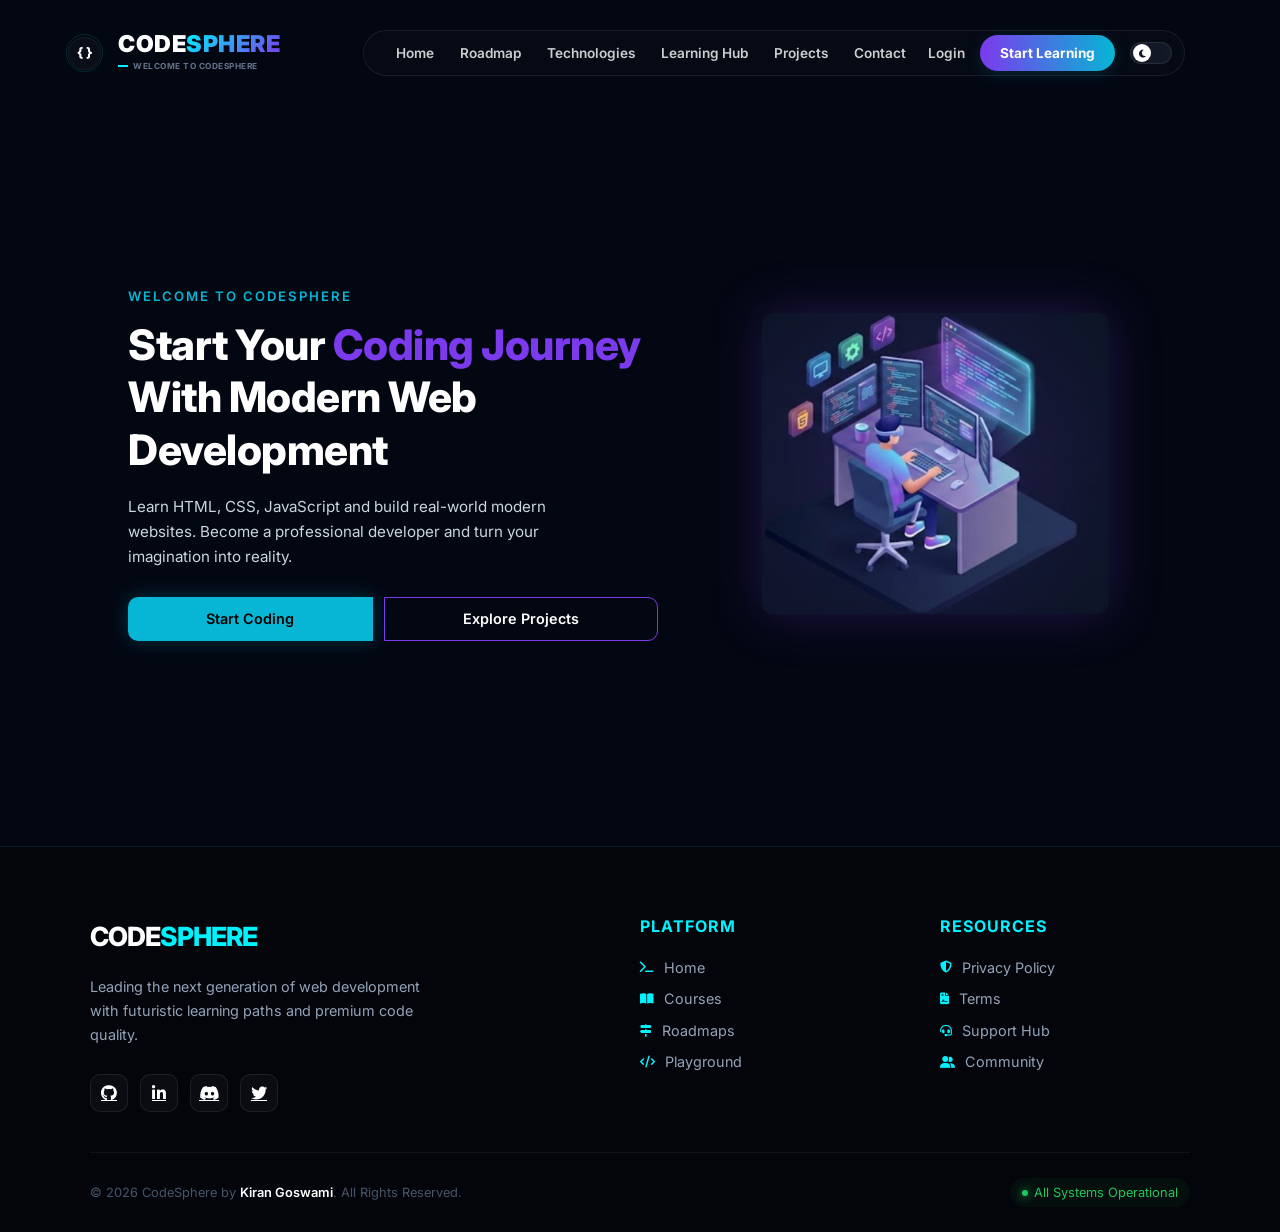
<file: index.html>
<!DOCTYPE html>
<html lang="en">
<head>
  <meta charset="UTF-8" />
  <meta name="viewport" content="width=device-width, initial-scale=1.0" />
  <title>CodeSphere - Modern Web Development Platform</title>

  <link href="https://fonts.googleapis.com/css2?family=Inter:wght@300;400;600;700;800&display=swap" rel="stylesheet">
  <link href="https://cdn.jsdelivr.net/npm/bootstrap@5.3.3/dist/css/bootstrap.min.css" rel="stylesheet">
  <link href="https://cdnjs.cloudflare.com/ajax/libs/font-awesome/6.5.0/css/all.min.css" rel="stylesheet">

  <style>
    *{
      margin:0;
      padding:0;
      box-sizing:border-box;
      font-family:'Inter', sans-serif;
    }
     
    :root {
        --primary: #00f2ff;
        --secondary: #7c3aed;
        --dark-bg: #030712; 
        --glass-bg: rgba(13, 17, 28, 0.45);
        --text-white: #ffffff;
        --text-main: #ffffff;      
        --text-muted: #cbd5e1;     
        --card-border: rgba(255, 255, 255, 0.08);
        --blue-accent: #00f2ff; 
        --accent: #00f2ff;
    }

    body.light-mode {
        /* FIXED: Beautiful Premium Soft Gradient for Light Mode Background */
        --dark-bg: linear-gradient(135deg, #f8fafc 0%, #eff6ff 50%, #f5f3ff 100%);
        --glass-bg: rgba(255, 255, 255, 0.65);
        --text-white: #0f172a;
        --text-main: #0f172a;      
        --text-muted: #475569;     
        --card-border: rgba(15, 23, 42, 0.08);
        --accent: #7c3aed;
    }

    body {
        background: var(--dark-bg);
        background-attachment: fixed; /* Taake gradient scroll ke sath smooth rahe */
        color: var(--text-main);
        overflow-x: hidden;
        transition: all 0.3s ease;
    }
    
    .section{
      padding:80px 10%;
    }

    /* ================= PREMIUM NAVBAR ================= */
    .navbar {
        margin-top: 25px;
        padding: 5px 0;
        width: 100%;
        z-index: 1000;
    }

    .cs-premium-logo {
        margin-left: 4%;
    }

    .cs-logo-wrap {
        display: flex;
        align-items: center;
        gap: 12px;
        text-decoration: none !important;
    }

    .cs-visual-orb {
        position: relative;
        width: 44px;
        height: 44px;
        display: flex;
        align-items: center;
        justify-content: center;
    }

    .orb-layer-anim {
        position: absolute;
        width: 100%;
        height: 100%;
        border-radius: 50%;
        border: 2px solid transparent;
        animation: slowSpin 6s linear infinite;
    }

    .orb-layer-static {
        position: absolute;
        width: 85%;
        height: 85%;
        border: 1px solid rgba(0, 242, 255, 0.15);
        border-radius: 50%;
    }

    .orb-icon-box {
        width: 75%;
        height: 75%;
        border-radius: 50%;
        background: rgba(255,255,255,0.03);
        display: flex;
        align-items: center;
        justify-content: center;
        border: 1px solid rgba(255, 255, 255, 0.05);
        transition: 0.4s ease;
    }

    .orb-icon {
        font-size: 13px;
        font-weight: 800;
        color: var(--text-main);
    }

    .cs-logo-wrap:hover .orb-icon-box {
        background: var(--blue-accent);
        box-shadow: 0 0 20px var(--blue-accent);
    }

    .cs-logo-wrap:hover .orb-icon {
        color: #000;
    }

    .cs-text-content {
        display: flex;
        flex-direction: column;
    }

    .cs-main-brand {
        font-size: 1.45rem;
        font-weight: 900;
        color: var(--text-main);
        line-height: 0.9;
        letter-spacing: 0.5px;
    }

    .cs-gradient-text {
        background: linear-gradient(135deg, var(--primary), var(--secondary));
        -webkit-background-clip: text;
        -webkit-text-fill-color: transparent;
    }

    .cs-tag-line {
        font-size: 0.52rem;
        color: #64748b;
        font-weight: 700;
        text-transform: uppercase;
        margin-top: 5px;
        display: flex;
        align-items: center;
        gap: 5px;
        letter-spacing: 0.5px;
    }

    .tag-line-dash {
        width: 10px;
        height: 2px;
        background: var(--primary);
    }

    .glass-card-nav {
        background: var(--glass-bg);
        backdrop-filter: blur(30px);
        -webkit-backdrop-filter: blur(30px);
        border-radius: 100px;
        border: 1px solid var(--card-border);
        padding: 4px 8px 4px 20px;
        display: flex;
        align-items: center;
        width: auto;
    }

    .navbar-nav {
        display: flex;
        align-items: center;
        gap: 2px;
    }

    .nav-link {
        color: var(--text-main) !important;
        font-size: 0.85rem;
        font-weight: 600;
        padding: 6px 12px !important;
        opacity: 0.8;
        text-decoration: none;
        transition: all 0.2s ease;
    }

    .nav-link:hover {
        opacity: 1;
        color: var(--secondary) !important;
    }

    body.light-mode .nav-link:hover {
        color: var(--secondary) !important;
    }

    .active-hub {
        background: rgba(124, 58, 237, 0.15) !important;
        border: 1px solid rgba(124, 58, 237, 0.25) !important;
        border-radius: 50px;
        color: var(--text-main) !important;
        padding: 6px 15px !important;
        display: inline-flex;
        align-items: center;
        gap: 6px;
        opacity: 1;
    }

    .nav-dot {
        width: 5px;
        height: 5px;
        background: #7c3aed;
        border-radius: 50%;
        display: inline-block;
        box-shadow: 0 0 8px #7c3aed;
    }

    .inner-actions {
        display: flex;
        align-items: center;
        gap: 15px;
        margin-left: 10px;
    }

    .action-login {
        color: var(--text-main) !important;
        font-size: 0.85rem;
        font-weight: 600;
        text-decoration: none;
        opacity: 0.8;
        transition: opacity 0.2s;
    }

    .action-login:hover {
        opacity: 1;
    }

    .btn-cta {
        background: linear-gradient(90deg, #7c3aed, #06b6d4);
        color: #fff !important;
        padding: 8px 20px;
        border-radius: 50px;
        font-weight: 700;
        font-size: 0.85rem;
        text-decoration: none !important;
        box-shadow: 0 4px 15px rgba(6, 182, 212, 0.15);
        transition: transform 0.2s ease, box-shadow 0.2s ease;
    }

    .btn-cta:hover {
        transform: translateY(-1px);
        box-shadow: 0 6px 20px rgba(6, 182, 212, 0.3);
    }

    .theme-switcher {
        width: 42px;
        height: 22px;
        background: rgba(100, 116, 139, 0.15);
        border-radius: 50px;
        position: relative;
        cursor: pointer;
        border: 1px solid var(--card-border);
        margin-right: 4px;
    }

    .toggle-ball {
        position: absolute;
        top: 1px;
        left: 2px;
        width: 18px;
        height: 18px;
        background: #fff;
        border-radius: 50%;
        display: flex;
        align-items: center;
        justify-content: center;
        transition: transform 0.3s cubic-bezier(0.4, 0, 0.2, 1);
    }

    .toggle-ball i {
        font-size: 9px;
        color: #0f172a;
    }

    body.light-mode .toggle-ball {
        transform: translateX(18px);
        background: #0f172a;
    }
    body.light-mode .toggle-ball i {
        color: #fff;
    }

    @keyframes slowSpin {
        0% { transform: rotate(0deg); border-top: 2px solid var(--primary); }
        100% { transform: rotate(360deg); border-top: 2px solid var(--primary); }
    }

    /* RESPONSIVE MOBILE FIXES */
    @media (max-width: 1199px) {
        .glass-card-nav {
            padding: 12px 20px;
        }
    }

    @media (max-width: 991px) {
        .navbar-collapse {
            margin-top: 15px;
        }
        .glass-card-nav {
            flex-direction: column;
            border-radius: 24px;
            padding: 20px;
            width: 100%;
            align-items: stretch;
            gap: 15px;
        }

        .navbar-nav {
            flex-direction: column;
            align-items: flex-start;
            width: 100%;
            gap: 5px;
        }

        .nav-link {
            width: 100%;
            padding: 10px 15px !important;
        }

        .active-hub {
            width: 100%;
            justify-content: space-between;
        }

        .inner-actions {
            margin-left: 0;
            padding-top: 15px;
            border-top: 1px solid var(--card-border);
            flex-direction: column;
            align-items: stretch;
            gap: 12px;
        }

        .action-login, .theme-switcher {
            align-self: flex-start;
            margin-left: 15px;
        }
        
        .btn-cta {
            text-align: center;
        }
    } 

    /* Hero Section */
    .hero{
      display:flex;
      justify-content:space-between;
      align-items:center;
      min-height:85vh;
      padding:40px 10%;
      gap:60px;
    }

    .hero-text{
      flex:1.1;
      animation:fadeUp 1s ease;
    }

    .tag{
      color:#06b6d4;
      font-weight:600;
      letter-spacing:2px;
      margin-bottom:12px;
      font-size: 0.82rem;
    }

    h1{
      font-size:42px;
      line-height:1.25;
      margin-bottom:18px;
      font-weight: 800;
      letter-spacing: -0.5px;
      color: var(--text-main); 
    }

    h1 span{
      color:#7c3aed;
    }

    p{
      color: var(--text-muted); 
      margin-bottom:28px;
      line-height:1.65;
      max-width:480px;
      font-size: 0.95rem;
    }

    /* Hero Buttons Group */
    .btn-group{
      display:flex;
      gap:12px;
    }

    .btn{
      padding:10px 22px;
      border-radius:10px;
      border:none;
      cursor:pointer;
      font-weight:600;
      font-size: 0.9rem;
      transition: all 0.3s ease;
    }

    .btn-primary{
      background:#06b6d4;
      color:#000;
      box-shadow:0 0 20px rgba(6,182,212,0.25);
    }

    .btn-primary:hover{
      transform:translateY(-2px);
      background:#0891b2;
      box-shadow:0 0 25px rgba(6,182,212,0.4);
    }

    .btn-outline{
      background:transparent;
      border:1px solid #7c3aed;
      color: var(--text-main); 
    }

    .btn-outline:hover{
      background:#7c3aed;
      color: #fff !important;
      transform:translateY(-2px);
    }

    .hero-img{
      flex:0.9;
      display:flex;
      justify-content:center;
      align-items:center;
      animation:float 4s ease-in-out infinite;
    }

    .hero-img img{
      width:80%;
      border-radius: 12px;
      max-width:390px;
      filter:drop-shadow(0 0 25px rgba(124,58,237,0.25));
    }

    @keyframes float{
      0%,100%{transform:translateY(0)}
      50%{transform:translateY(-12px)}
    }

    @keyframes fadeUp{
      from{opacity:0; transform:translateY(30px)}
      to{opacity:1; transform:translateY(0)}
    }

    @media(max-width:900px){
      .hero{
        flex-direction:column;
        text-align:center;
        padding-top: 40px;
        gap: 40px;
      }
      .hero-text h1{
        font-size:34px;
      }
      .btn-group {
        justify-content: center;
      }
      p{
        margin:0 auto 25px;
      }
    }

    /* --- FOOTER CSS (ALWAYS DARK AND FUTURISTIC) --- */
    .main-footer {
        background: #03050a !important; /* FIXED: Always remains premium dark */
        position: relative;
        padding: 70px 0 25px;
        border-top: 1px solid rgba(0, 242, 255, 0.1);
        color: #fff !important;
    }

    .footer-content {
        max-width: 1140px;
        margin: 0 auto;
        padding: 0 20px;
        position: relative;
        z-index: 2;
    }

    .footer-grid {
        display: grid;
        grid-template-columns: 2fr 1fr 1fr;
        gap: 50px;
        margin-bottom: 40px;
    }

    .footer-logo {
        font-size: 1.65rem;
        font-weight: 800;
        letter-spacing: -1px;
        margin-bottom: 18px;
        color: #fff !important; /* FIXED: Always white in footer */
    }

    .footer-logo span { color: #00f2ff; }

    .brand p {
        color: #94a3b8 !important; /* FIXED: Clean contrast in footer */
        line-height: 1.65;
        max-width: 340px;
        font-size: 0.9rem;
    }

    .footer-section h4 {
        font-size: 1rem;
        margin-bottom: 20px;
        font-weight: 700;
        color: #00f2ff;
        text-transform: uppercase;
        letter-spacing: 1px;
    }

    .footer-section ul { list-style: none; padding: 0; }
    .footer-section ul li { margin-bottom: 10px; }

    .footer-section ul li a {
        color: #94a3b8 !important; /* FIXED */
        text-decoration: none;
        font-size: 0.9rem;
        transition: 0.3s;
        display: flex;
        align-items: center;
        gap: 10px;
    }

    .footer-section ul li a i {
        font-size: 0.75rem;
        color: #00f2ff;
    }

    .footer-section ul li a:hover {
        color: #00f2ff !important;
        transform: translateX(4px);
    }

    .footer-socials { display: flex; gap: 12px; margin-top: 20px; }

    .footer-socials a {
        width: 38px;
        height: 38px;
        background: rgba(255, 255, 255, 0.03);
        border: 1px solid rgba(255, 255, 255, 0.08);
        border-radius: 10px;
        display: flex;
        align-items: center;
        justify-content: center;
        color: #fff !important; /* FIXED */
        font-size: 1rem;
        transition: 0.3s;
    }

    .footer-socials a:hover {
        background: #00f2ff;
        color: #000 !important;
        transform: translateY(-4px);
        box-shadow: 0 8px 16px rgba(0, 242, 255, 0.25);
    }

    .footer-bottom {
        border-top: 1px solid rgba(255, 255, 255, 0.05);
        padding-top: 25px;
        display: flex;
        justify-content: space-between;
        align-items: center;
        color: #475569 !important; /* FIXED */
        font-size: 0.8rem;
    }

    .footer-bottom strong { color: #fff !important; font-weight: 600; }

    .system-status {
        display: flex;
        align-items: center;
        gap: 6px;
        background: rgba(34, 197, 94, 0.05);
        padding: 5px 12px;
        border-radius: 20px;
        color: #22c55e;
    }

    .status-dot {
        width: 6px;
        height: 6px;
        background: #22c55e;
        border-radius: 50%;
        box-shadow: 0 0 8px #22c55e;
    }

    @media (max-width: 768px) {
        .footer-grid { grid-template-columns: 1fr; gap: 35px; text-align: center; }
        .brand p { margin: 0 auto; }
        .footer-socials { justify-content: center; }
        .footer-section ul li a { justify-content: center; }
        .footer-bottom { flex-direction: column; gap: 15px; text-align: center; }
    }
  </style>
</head>
<body>

    <nav class="navbar navbar-expand-lg">
        <div class="container-fluid">
            <div class="cs-premium-logo">
                <a href="#" class="cs-logo-wrap">
                    <div class="cs-visual-orb">
                        <div class="orb-layer-anim"></div>
                        <div class="orb-layer-static"></div>
                        <div class="orb-icon-box">
                            <div class="orb-icon">{ }</div>
                        </div>
                    </div>
                    <div class="cs-text-content">
                        <div class="cs-main-brand">CODE<span class="cs-gradient-text">SPHERE</span></div>
                        <div class="cs-tag-line d-none d-sm-flex">
                            <div class="tag-line-dash"></div> WELCOME TO CODESPHERE
                        </div>
                    </div>
                </a>
            </div>

            <button class="navbar-toggler" type="button" data-bs-toggle="collapse" data-bs-target="#mainNav">
                <i class="fas fa-bars-staggered text-white"></i>
            </button>

            <div class="collapse navbar-collapse justify-content-center" id="mainNav">
                <div class="glass-card-nav">
                    <ul class="navbar-nav">
    <li class="nav-item"><a class="nav-link" href="index.html">Home</a></li>
    <li class="nav-item"><a class="nav-link" href="roadmap/index.html">Roadmap</a></li>
    <li class="nav-item"><a class="nav-link" href="website/index.html">Technologies</a></li>
    <li class="nav-item"><a class="nav-link" href="learning/index.html">Learning Hub</a></li>
    <li class="nav-item"><a class="nav-link" href="project/index.html">Projects</a></li>
    <li class="nav-item"><a class="nav-link" href="contact/index.html">Contact</a></li>
</ul>
                    <div class="inner-actions">
                        <a href="login.html" class="action-login">Login</a>
                        <a href="learning/index.html" class="btn-cta">Start Learning</a>
                        <div class="theme-switcher" id="themeToggle">
                            <div class="toggle-ball"><i id="icon" class="fas fa-moon"></i></div>
                        </div>
                    </div>
                </div>
                    </div>
                </div>
            </div>
        </div>
    </nav>

  <section class="hero">
    <div class="hero-text">
      <div class="tag">WELCOME TO CODESPHERE</div>
      <h1>Start Your <span>Coding Journey</span> With Modern Web Development</h1>
      <p>
        Learn HTML, CSS, JavaScript and build real-world modern websites. 
        Become a professional developer and turn your imagination into reality.
      </p>
      <div class="btn-group">
        <button class="btn btn-primary">Start Coding</button>
        <button class="btn btn-outline">Explore Projects</button>
      </div>
    </div>

    <div class="hero-img">
      <img src="image/Screenshot 2026-05-11 232832.png" alt="Coding Journey Image">
    </div>
  </section>

<footer class="main-footer">
    <div class="footer-content">
        <div class="footer-grid">
            <div class="footer-section brand">
                <div class="footer-logo">CODE<span>SPHERE</span></div>
                <p>Leading the next generation of web development with futuristic learning paths and premium code quality.</p>
                <div class="footer-socials">
                    <a href="#" title="GitHub"><i class="fab fa-github"></i></a>
                    <a href="#" title="LinkedIn"><i class="fab fa-linkedin-in"></i></a>
                    <a href="#" title="Discord"><i class="fab fa-discord"></i></a>
                    <a href="#" title="Twitter"><i class="fab fa-twitter"></i></a>
                </div>
            </div>

            <div class="footer-section links">
                <h4>Platform</h4>
                <ul>
                    <li><a href="#"><i class="fas fa-terminal"></i> Home</a></li>
                    <li><a href="#"><i class="fas fa-book-open"></i> Courses</a></li>
                    <li><a href="#"><i class="fas fa-map-signs"></i> Roadmaps</a></li>
                    <li><a href="#"><i class="fas fa-code"></i> Playground</a></li>
                </ul>
            </div>

            <div class="footer-section links">
                <h4>Resources</h4>
                <ul>
                    <li><a href="#"><i class="fas fa-shield-alt"></i> Privacy Policy</a></li>
                    <li><a href="#"><i class="fas fa-file-contract"></i> Terms</a></li>
                    <li><a href="#"><i class="fas fa-headset"></i> Support Hub</a></li>
                    <li><a href="#"><i class="fas fa-user-friends"></i> Community</a></li>
                </ul>
            </div>
        </div>

        <div class="footer-bottom">
            <div class="copyright">
                &copy; 2026 <span>CodeSphere</span> by <strong>Kiran Goswami</strong>. All Rights Reserved.
            </div>
            <div class="system-status">
                <span class="status-dot"></span> All Systems Operational
            </div>
        </div>
    </div>
</footer>

<script src="https://cdn.jsdelivr.net/npm/bootstrap@5.3.3/dist/js/bootstrap.bundle.min.js"></script>
<script>
    const btn = document.getElementById('themeToggle');
    const icon = document.getElementById('icon');
    btn.addEventListener('click', () => {
        document.body.classList.toggle('light-mode');
        icon.className = document.body.classList.contains('light-mode') ? 'fas fa-sun' : 'fas fa-moon';
    });
</script>
</body>
</html>
</file>
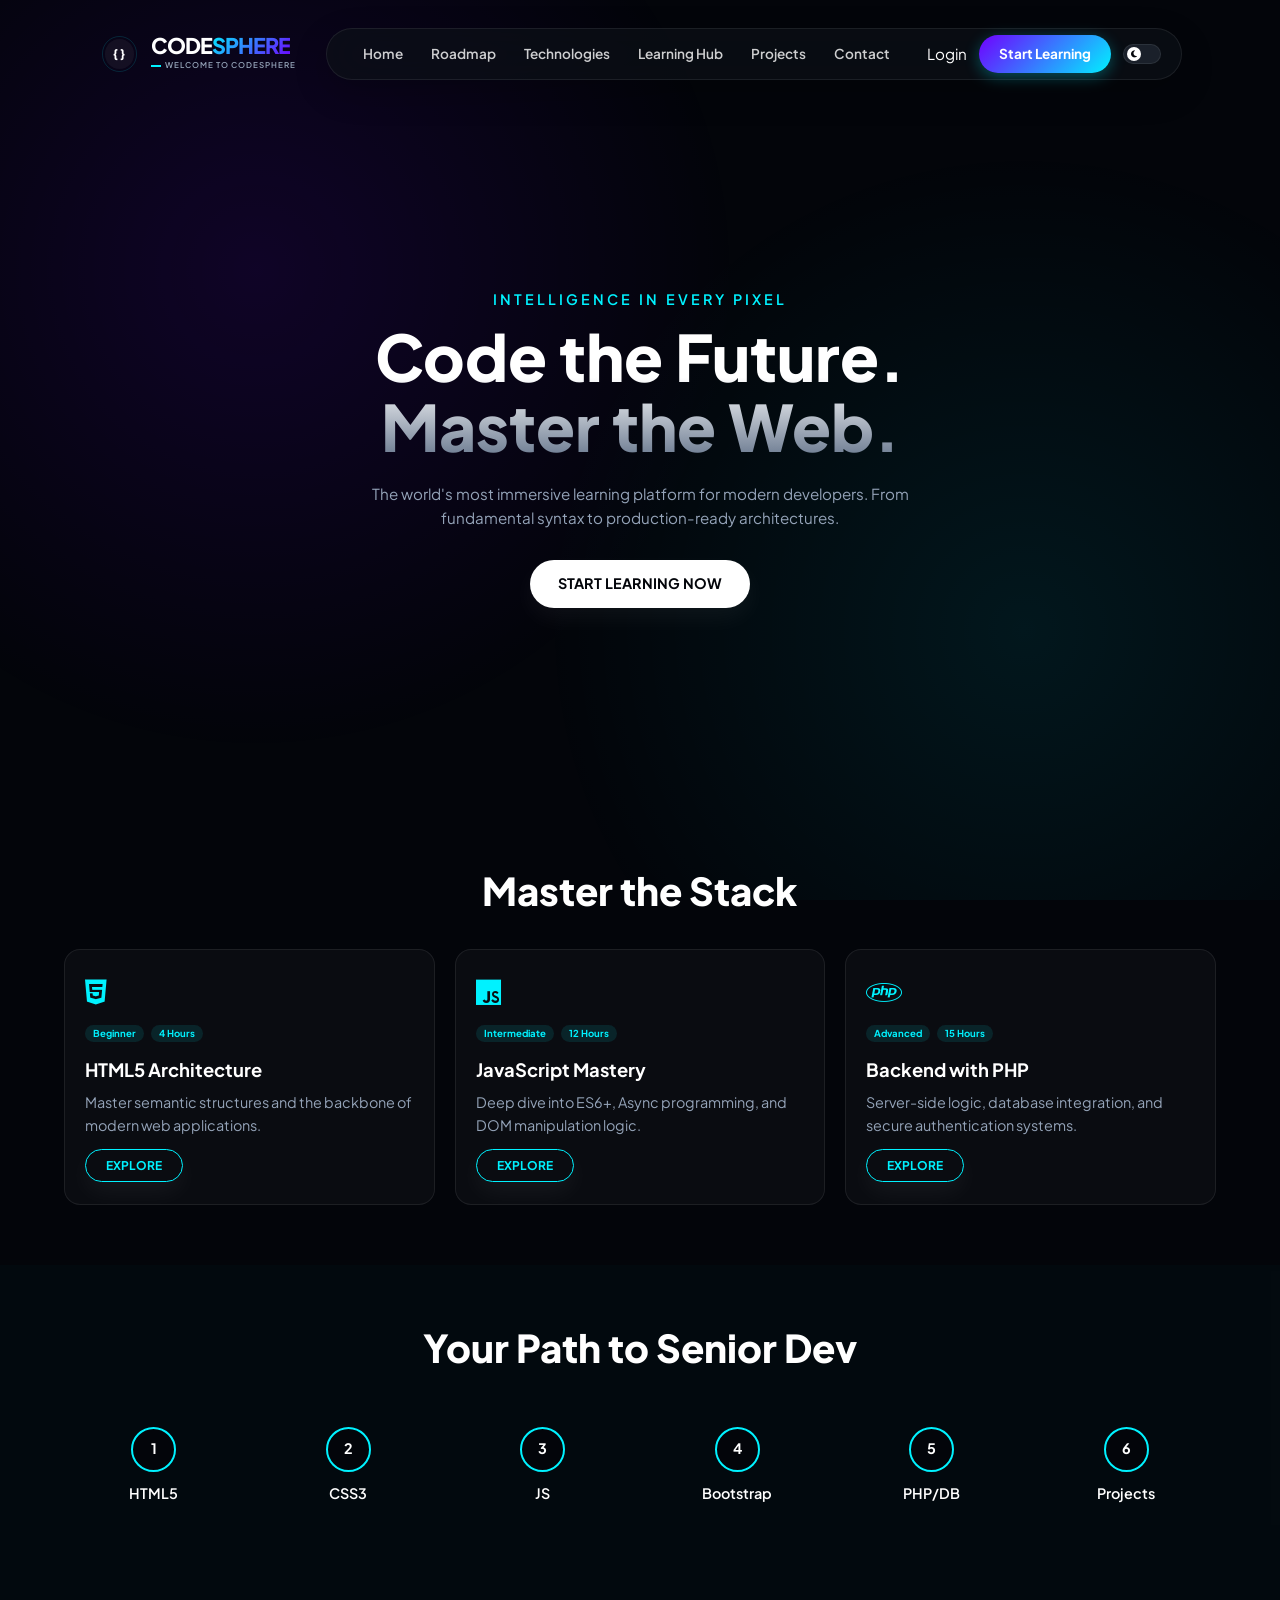
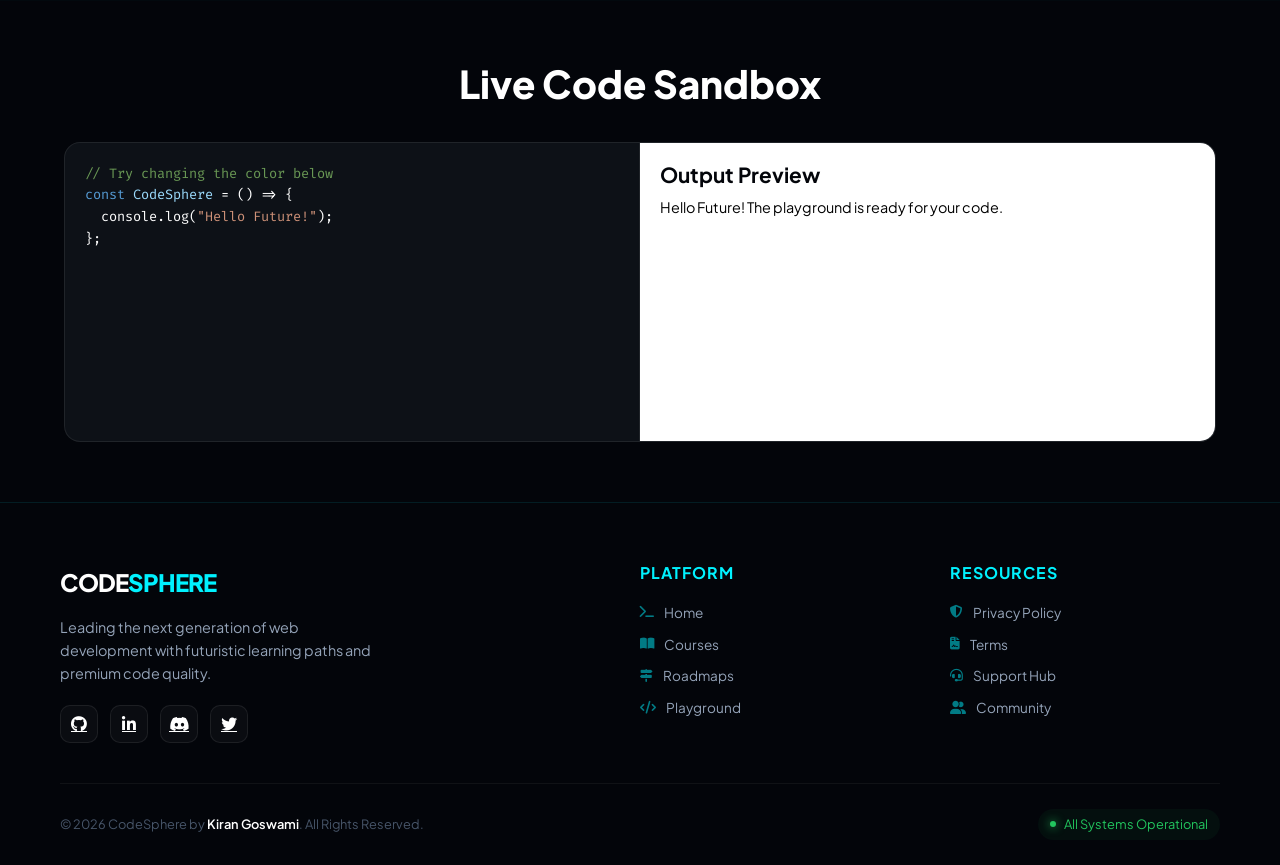
<file: contact/index.html>
<!DOCTYPE html>
<html lang="en">
<head>
    <meta charset="UTF-8">
    <meta name="viewport" content="width=device-width, initial-scale=1.0">
    <title>CodeSphere | Future of Dev Learning</title>
    <link href="https://cdn.jsdelivr.net/npm/bootstrap@5.3.2/dist/css/bootstrap.min.css" rel="stylesheet">
    <link href="https://fonts.googleapis.com/css2?family=Plus+Jakarta+Sans:wght@300;400;600;800&family=Fira+Code:wght@400;500&display=swap" rel="stylesheet">
    <link rel="stylesheet" href="https://cdnjs.cloudflare.com/ajax/libs/font-awesome/6.4.0/css/all.min.css">
    
    <style>
        :root {
            --bg: #03050a;
            --card-bg: rgba(13, 17, 23, 0.7);
            --accent: #00f2ff;
            --accent-purple: #7000ff;
            --text-main: #ffffff;
            --text-dim: #94a3b8;
            --border: rgba(255, 255, 255, 0.08);
            --glass: rgba(255, 255, 255, 0.03);
            
            --primary: #00f2ff;
            --secondary: #7000ff;
            --glass-bg: rgba(13, 17, 23, 0.65);
            --card-border: rgba(255, 255, 255, 0.08);
            --text-white: #ffffff;
            --blue-accent: #00f2ff;
        }

        /* --- LIGHT MODE CORE STYLES --- */
        body.light-mode {
            --bg: #f8fafc;
            --text-main: #0f172a;
            --text-dim: #475569;
            --glass-bg: rgba(255, 255, 255, 0.85);
            --card-border: rgba(15, 23, 42, 0.08);
            --border: rgba(15, 23, 42, 0.08);
            --text-white: #0f172a;
            --glass: rgba(15, 23, 42, 0.02);
        }

        body.light-mode .cs-main-brand,
        body.light-mode .nav-link,
        body.light-mode .orb-icon,
        body.light-mode .footer-logo,
        body.light-mode .footer-bottom strong {
            color: #0f172a !important;
        }
        body.light-mode .active-hub {
            color: #7000ff !important;
            background: rgba(112, 0, 255, 0.08) !important;
        }
        body.light-mode .hero h1 {
            background: linear-gradient(to bottom, #0f172a 40%, #64748b);
            -webkit-background-clip: text;
            -webkit-text-fill-color: transparent;
        }
        body.light-mode .tech-card, 
        body.light-mode .playground-box {
            background: #ffffff;
            box-shadow: 0 10px 30px rgba(0,0,0,0.04);
        }
        body.light-mode .navbar-toggler i {
            color: #0f172a !important;
        }
        body.light-mode .circle {
            background: #ffffff;
            color: #0f172a;
        }

        * { margin: 0; padding: 0; box-sizing: border-box; transition: background-color 0.3s ease, color 0.3s ease, transform 0.3s ease, box-shadow 0.3s ease; }

        /* PREVENT HORIZONTAL SCROLL AND SCALE */
        html, body {
            max-width: 100vw;
            overflow-x: hidden;
        }

        body {
            background-color: var(--bg);
            color: var(--text-main);
            font-family: 'Plus Jakarta Sans', sans-serif;
            line-height: 1.6;
            font-size: 0.95rem; /* Overall slight scale down */
        }

        /* --- BACKGROUND MESH --- */
        .mesh-gradient {
            position: fixed;
            top: 0; left: 0; width: 100%; height: 100%;
            background: 
            radial-gradient(circle at 20% 30%, rgba(112, 0, 255, 0.12) 0%, transparent 40%),
            radial-gradient(circle at 80% 70%, rgba(0, 242, 255, 0.08) 0%, transparent 40%);
            z-index: -1;
        }

        /* ADDED WRAPPER: Keeps elements nicely centered and balanced at 100% zoom */
        .page-wrapper {
            max-width: 1400px;
            margin: 0 auto;
            position: relative;
        }

        /* =========================================
           NAVBAR GLOBAL CORE STRUCTURE
        ========================================= */
        .navbar { 
            margin-top: 20px; /* Reduced */
            padding: 8px 0; /* Reduced */
            position: relative;
            z-index: 1050;
        }

        /* Base Container Setup */
        .nav-container-custom {
            display: flex !important;
            align-items: center !important;
            width: 100%;
        }

        .cs-premium-logo { 
            flex-shrink: 0;
        }
        .cs-logo-wrap { display: flex; align-items: center; gap: 10px; text-decoration: none !important; } /* Reduced gap */
        
        .cs-visual-orb { 
            position: relative; width: 42px; height: 42px; /* Reduced from 50px */
            display: flex; align-items: center; justify-content: center; 
        }

        .orb-layer-anim { 
            position: absolute; border-radius: 50%; width: 100%; height: 100%; 
            border: 2px solid transparent; animation: slowSpin 6s linear infinite; z-index: 3;
        }
        .orb-layer-static {
            position: absolute; width: 85%; height: 85%;
            border: 1px solid rgba(0, 242, 255, 0.15); border-radius: 50%; z-index: 2;
        }
        .orb-icon-box {
            width: 70%; height: 70%; background: rgba(255, 255, 255, 0.05);
            border-radius: 50%; display: flex; align-items: center; justify-content: center; z-index: 1;
        }
        .orb-icon { font-size: 12px; font-weight: 900; color: white; } /* Reduced from 14px */
        
        @keyframes slowSpin {
            0% { transform: rotate(0deg); border-top: 2px solid var(--primary); }
            20% { border-top: 2px solid #ffffff; filter: drop-shadow(0 0 6px #ffffff); }
            40% { border-top: 2px solid var(--primary); filter: none; }
            100% { transform: rotate(360deg); border-top: 2px solid var(--primary); }
        }

        .cs-text-content { display: flex; flex-direction: column; }
        .cs-main-brand { font-size: 1.35rem; font-weight: 900; color: var(--text-white); letter-spacing: -1px; line-height: 0.9; } /* Reduced from 1.6rem */
        .cs-gradient-text { background: linear-gradient(135deg, var(--primary), var(--secondary)); -webkit-background-clip: text; -webkit-text-fill-color: transparent; }
        .cs-tag-line { font-size: 0.5rem; color: #94a3b8; letter-spacing: 1px; text-transform: uppercase; margin-top: 4px; font-weight: 600; display: flex; align-items: center; gap: 4px; } /* Reduced */
        .tag-line-dash { width: 10px; height: 2px; background: var(--primary); } /* Reduced */

        /* Menu Item Styling */
        .navbar-nav { display: flex; align-items: center; gap: 4px; flex-direction: row; }
        .nav-link { color: var(--text-white) !important; font-size: 0.85rem; font-weight: 600; padding: 6px 12px !important; opacity: 0.8; } /* Reduced */
        .nav-link:hover { opacity: 1; color: var(--primary) !important; }

        .active-hub {
            background: rgba(112, 0, 255, 0.12) !important;
            border: 1px solid rgba(112, 0, 255, 0.25) !important;
            border-radius: 50px;
            color: var(--text-white) !important;
            display: flex; align-items: center; gap: 5px; padding: 5px 14px !important; /* Reduced */
        }
        .nav-dot { width: 4px; height: 4px; background: var(--secondary); border-radius: 50%; display: inline-block; }

        /* Theme Switcher Button Global */
        .theme-switcher { width: 38px; height: 20px; background: rgba(100, 116, 139, 0.2); border-radius: 50px; position: relative; cursor: pointer; border: 1px solid var(--card-border); flex-shrink: 0; } /* Reduced */
        .toggle-ball { position: absolute; top: 2px; left: 3px; width: 14px; height: 14px; background: #fff; border-radius: 50%; display: flex; align-items: center; justify-content: center; transition: 0.25s ease; } /* Reduced */
        .toggle-ball i { font-size: 8px; color: #03050a; } /* Reduced */
        body.light-mode .toggle-ball { transform: translateX(16px); background: #0f172a; } /* Adjusted */
        body.light-mode .toggle-ball i { color: #fff; }

        /* Premium CTA Button General */
        .btn-cta {
            background: linear-gradient(135deg, #7000ff 0%, #00f2ff 100%) !important;
            color: #ffffff !important;
            font-family: 'Plus Jakarta Sans', sans-serif;
            font-weight: 700 !important;
            font-size: 0.85rem !important; /* Reduced */
            padding: 8px 20px !important; /* Reduced */
            border-radius: 50px !important;
            text-decoration: none !important;
            white-space: nowrap;
            display: inline-flex;
            align-items: center;
            justify-content: center;
            border: none !important;
            box-shadow: 0 4px 15px rgba(0, 242, 255, 0.3) !important;
            transition: transform 0.3s cubic-bezier(0.175, 0.885, 0.32, 1.275), box-shadow 0.3s ease !important;
            cursor: pointer;
            flex-grow: 0 !important;
            width: auto !important;
        }
        .btn-cta:hover {
            transform: translateY(-2px) scale(1.02) !important;
            box-shadow: 0 8px 25px rgba(0, 242, 255, 0.5), 0 0 10px rgba(112, 0, 255, 0.3) !important;
            color: #ffffff !important;
        }
        .btn-cta:active { transform: translateY(1px) scale(0.98) !important; }

        /* =========================================
           DESKTOP LAYOUT (LARGE SCREENS)
        ========================================= */
        @media (min-width: 992px) {
            .nav-container-custom {
                justify-content: center !important;
                gap: 30px !important; /* Reduced */
            }

            .navbar-toggler { display: none !important; }

            .collapse.navbar-collapse {
                display: flex !important;
                flex-grow: 0 !important;
                width: auto !important;
            }

            .glass-card-nav {
                background: var(--glass-bg);
                backdrop-filter: blur(25px);
                -webkit-backdrop-filter: blur(25px);
                border-radius: 100px;
                border: 1px solid var(--card-border);
                padding: 6px 20px 6px 24px; /* Reduced */
                display: flex;
                align-items: center;
                gap: 25px !important; /* Reduced */
                box-shadow: 0 12px 35px rgba(0,0,0,0.2);
            }

            .inner-actions {
                display: flex;
                align-items: center;
                gap: 12px !important; /* Reduced */
            }

            .login-link {
                margin-right: 5px !important;
                text-decoration: none !important;
                font-weight: 700;
            }
        }

        /* =========================================
           MOBILE & TABLET LAYOUT (RESPONSIVE FIX)
        ========================================= */
        @media (max-width: 991px) {
            .navbar > .container-fluid {
                padding: 0 20px !important;
            }

            .nav-container-custom {
                justify-content: space-between !important; 
                flex-wrap: nowrap !important;
            }

            .cs-premium-logo {
                margin-right: auto !important; 
            }

            .navbar-toggler {
                display: block !important;
                border: none !important;
                padding: 6px !important; /* Reduced */
                background: transparent !important;
                margin-left: 0 !important;
            }
            .navbar-toggler i { font-size: 1.5rem !important; } /* Reduced */
            .navbar-toggler:focus { box-shadow: none !important; }

            .collapse.navbar-collapse {
                position: absolute !important;
                top: 65px !important; /* Reduced */
                left: 15px !important;
                right: 15px !important;
                width: calc(100% - 30px) !important;
                z-index: 1090 !important;
            }

            .glass-card-nav {
                background: rgba(13, 17, 23, 0.98) !important;
                backdrop-filter: blur(30px);
                -webkit-backdrop-filter: blur(30px);
                border-radius: 20px !important; /* Reduced */
                padding: 24px !important; /* Reduced */
                display: flex !important;
                flex-direction: column !important;
                align-items: flex-start !important;
                gap: 18px !important; /* Reduced */
                width: 100% !important;
                box-shadow: 0 20px 50px rgba(0,0,0,0.6);
                border: 1px solid rgba(255, 255, 255, 0.08) !important;
            }

            body.light-mode .glass-card-nav {
                background: rgba(255, 255, 255, 0.98) !important;
                border: 1px solid rgba(15, 23, 42, 0.08) !important;
            }

            .navbar-nav {
                flex-direction: column !important;
                align-items: flex-start !important;
                width: 100% !important;
                gap: 10px !important; /* Reduced */
            }

            .nav-link {
                width: 100% !important;
                padding: 4px 0 !important;
            }

            .inner-actions {
                width: 100% !important;
                display: flex !important;
                flex-direction: row !important;
                align-items: center !important; 
                justify-content: flex-start !important;
                gap: 12px !important; /* Reduced */
                padding-top: 16px !important; /* Reduced */
                border-top: 1px solid rgba(255, 255, 255, 0.06) !important;
            }

            body.light-mode .inner-actions {
                border-top: 1px solid rgba(15, 23, 42, 0.06) !important;
            }
        }

        /* --- HERO --- */
        .hero {
            min-height: 80vh; /* Reduced */
            display: flex; flex-direction: column; justify-content: center; align-items: center; text-align: center; padding: 40px 20px;
        }
        .hero h1 { font-size: clamp(2rem, 5.5vw, 4rem); font-weight: 800; line-height: 1.1; background: linear-gradient(to bottom, #fff 40%, #64748b); -webkit-background-clip: text; -webkit-text-fill-color: transparent; margin-bottom: 20px; } /* Reduced */
        .hero p { color: var(--accent); letter-spacing: 3px; text-transform: uppercase; font-weight: 600; margin-bottom: 10px; font-size: 0.9rem; } /* Reduced */
        .btn-primary { padding: 12px 28px; background: var(--text-main); color: var(--bg); text-decoration: none; border-radius: 50px; font-weight: 700; border: none; box-shadow: 0 10px 25px rgba(255,255,255,0.05); font-size: 0.9rem; } /* Reduced */
        .btn-primary:hover { transform: translateY(-3px); box-shadow: 0 15px 30px rgba(255,255,255,0.1); }

        /* --- TECH CARDS HOVER EFFECTS --- */
        section { padding: 60px 5%; } /* Reduced */
        .section-title { font-size: 2.4rem; margin-bottom: 35px; text-align: center; font-weight: 800; } /* Reduced */
        .categories-grid { display: grid; grid-template-columns: repeat(auto-fit, minmax(240px, 1fr)); gap: 20px; } /* Reduced */
        
        .tech-card { 
            background: var(--glass); 
            border: 1px solid var(--border); 
            padding: 28px 20px; /* Reduced */
            border-radius: 16px; /* Reduced */
            position: relative;
            overflow: hidden;
            cursor: pointer;
            transition: transform 0.4s cubic-bezier(0.165, 0.84, 0.44, 1), box-shadow 0.4s ease, border-color 0.4s ease;
        }
        .tech-card:hover {
            transform: translateY(-8px) scale(1.02);
            border-color: rgba(0, 242, 255, 0.3);
            box-shadow: 0 20px 40px rgba(0, 242, 255, 0.08), 0 1px 2px rgba(0, 0, 0, 0.05);
        }
        .tech-card::before {
            content: ''; position: absolute; top: 0; left: 0; width: 100%; height: 100%;
            background: linear-gradient(135deg, rgba(0, 242, 255, 0.05), rgba(112, 0, 255, 0.05));
            opacity: 0; transition: opacity 0.4s ease; z-index: 0;
        }
        .tech-card:hover::before { opacity: 1; }
        .tech-card * { position: relative; z-index: 1; }

        .tech-card i { font-size: 1.8rem; margin-bottom: 12px; color: var(--accent); transition: transform 0.3s ease; } /* Reduced */
        .tech-card:hover i { transform: rotate(-5deg) scale(1.1); color: #ffffff; filter: drop-shadow(0 0 8px var(--accent)); }
        .tech-card h3 { margin-bottom: 10px; font-size: 1.15rem; font-weight: 700; } /* Reduced */
        .badge { font-size: 0.6rem; padding: 4px 8px; background: rgba(0, 242, 255, 0.1); border-radius: 20px; color: var(--accent); margin-right: 4px; } /* Reduced */

        /* --- ROADMAP --- */
        .roadmap-container { display: flex; justify-content: space-between; align-items: center; padding: 20px 0; flex-wrap: wrap; gap: 15px; } /* Reduced */
        .roadmap-step { text-align: center; flex: 1; min-width: 90px; cursor: pointer; } /* Reduced */
        
        .circle { 
            width: 45px; height: 45px; border-radius: 50%; background: var(--bg); /* Reduced */
            border: 2px solid var(--accent); display: flex; align-items: center; 
            justify-content: center; margin: 0 auto 10px; font-weight: 700; font-size: 0.9rem; /* Reduced */
            transition: transform 0.4s cubic-bezier(0.175, 0.885, 0.32, 1.275), background-color 0.3s ease, box-shadow 0.3s ease;
        }
        .roadmap-step:hover .circle {
            transform: translateY(-6px) scale(1.15);
            background-color: var(--accent);
            color: #03050a !important;
            box-shadow: 0 0 20px rgba(0, 242, 255, 0.6);
        }
        .roadmap-step p { font-weight: 600; font-size: 0.9rem; transition: color 0.3s ease; } /* Reduced */
        .roadmap-step:hover p { color: var(--accent); }

        /* --- SANDBOX & FOOTER --- */
        .playground-box { background: #0d1117; border-radius: 16px; border: 1px solid var(--border); display: grid; grid-template-columns: 1fr 1fr; height: 300px; overflow: hidden; } /* Reduced */
        .editor-side { border-right: 1px solid var(--border); padding: 20px; font-family: 'Fira Code', monospace; font-size: 0.85rem; } /* Reduced */
        .preview-side { background: white; color: black; padding: 20px; }
        .preview-side h2 { font-size: 1.3rem !important; } /* Reduced */
        @media (max-width: 768px) { .playground-box { grid-template-columns: 1fr; height: auto; } .editor-side { border-right: none; border-bottom: 1px solid var(--border); } }

        /* --- FOOTER CSS --- */
        .main-footer {
            background: #03050a;
            position: relative;
            padding: 60px 0 25px; /* Reduced */
            border-top: 1px solid rgba(0, 242, 255, 0.1);
            color: #fff;
            font-family: 'Plus Jakarta Sans', sans-serif;
        }

        .footer-content {
            max-width: 1200px;
            margin: 0 auto;
            padding: 0 20px;
            position: relative;
            z-index: 2;
        }

        .footer-grid {
            display: grid;
            grid-template-columns: 2fr 1fr 1fr;
            gap: 40px; /* Reduced */
            margin-bottom: 40px; /* Reduced */
        }

        /* Logo & Brand */
        .footer-logo {
            font-size: 1.5rem; /* Reduced */
            font-weight: 800;
            letter-spacing: -1px;
            margin-bottom: 15px; /* Reduced */
        }

        .footer-logo span { color: var(--accent); }

        .brand p {
            color: #94a3b8;
            line-height: 1.6; /* Reduced */
            max-width: 320px; /* Reduced */
            font-size: 0.9rem;
        }

        /* Links & Icons */
        .footer-section h4 {
            font-size: 1rem; /* Reduced */
            margin-bottom: 20px; /* Reduced */
            font-weight: 700;
            color: var(--accent);
            text-transform: uppercase;
            letter-spacing: 1px;
        }

        .footer-section ul { list-style: none; padding: 0; }
        .footer-section ul li { margin-bottom: 10px; } /* Reduced */

        .footer-section ul li a {
            color: #94a3b8;
            text-decoration: none;
            font-size: 0.85rem; /* Reduced */
            transition: 0.3s;
            display: flex;
            align-items: center;
            gap: 10px; /* Reduced */
        }

        .footer-section ul li a i {
            font-size: 0.8rem;
            color: rgba(0, 242, 255, 0.5);
        }

        .footer-section ul li a:hover {
            color: var(--accent);
            transform: translateX(5px);
        }

        /* Social Buttons */
        .footer-socials { display: flex; gap: 12px; margin-top: 20px; } /* Reduced */

        .footer-socials a {
            
            width: 38px; /* Reduced */
            height: 38px; /* Reduced */
            background: rgba(255, 255, 255, 0.03);
            border: 1px solid rgba(255, 255, 255, 0.08);
            border-radius: 10px;
            display: flex;
            align-items: center;
            justify-content: center;
            color: #fff;
            font-size: 1rem; /* Reduced */
            transition: 0.3s;
        }

        .footer-socials a:hover {
       
            background: var(--accent);
            color: var(--blue-accent);
            transform: translateY(-5px);
            box-shadow: 0 10px 20px rgba(0, 242, 255, 0.3);
        }

        /* Bottom Bar */
        .footer-bottom {
            border-top: 1px solid rgba(255, 255, 255, 0.05);
            padding-top: 25px; /* Reduced */
            display: flex;
            justify-content: space-between;
            align-items: center;
            color: #475569;
            font-size: 0.8rem; /* Reduced */
        }

        .footer-bottom strong { color: #fff; font-weight: 600; }

        .system-status {
            display: flex;
            align-items: center;
            gap: 8px;
            background: rgba(34, 197, 94, 0.05);
            padding: 5px 12px; /* Reduced */
            border-radius: 20px;
            color: #22c55e;
            font-size: 0.8rem;
        }

        .status-dot {
            width: 6px; /* Reduced */
            height: 6px; /* Reduced */
            background: #22c55e;
            border-radius: 50%;
            box-shadow: 0 0 10px #22c55e;
        }
        /* Mobile Responsive */
        @media (max-width: 768px) {
            .footer-grid { grid-template-columns: 1fr; gap: 30px; text-align: center; } /* Reduced */
            .brand p { margin: 0 auto; }
            .footer-socials { justify-content: center; }
            .footer-section ul li a { justify-content: center; }
            .footer-bottom { flex-direction: column; gap: 15px; text-align: center; } /* Reduced */
        }
    </style>
</head>
<body>

    <div class="mesh-gradient"></div>

    <div class="page-wrapper">
        <nav class="navbar navbar-expand-lg">
            <div class="container-fluid">
                <div class="nav-container-custom">
                    
                    <div class="cs-premium-logo">
                        <a href="#" class="cs-logo-wrap">
                            <div class="cs-visual-orb">
                                <div class="orb-layer-anim"></div>
                                <div class="orb-layer-static"></div>
                                <div class="orb-icon-box">
                                    <div class="orb-icon">{ }</div>
                                </div>
                            </div>
                            <div class="cs-text-content">
                                <div class="cs-main-brand">CODE<span class="cs-gradient-text">SPHERE</span></div>
                                <div class="cs-tag-line d-none d-sm-flex">
                                    <div class="tag-line-dash"></div> WELCOME TO CODESPHERE
                                </div>
                            </div>
                        </a>
                    </div>

                    <button class="navbar-toggler" type="button" data-bs-toggle="collapse" data-bs-target="#mainNav">
                        <i class="fas fa-bars-staggered text-white"></i>
                    </button>

                    <div class="collapse navbar-collapse" id="mainNav">
                        <div class="glass-card-nav">
                            <ul class="navbar-nav">
    <li class="nav-item"><a class="nav-link" href="../index.html">Home</a></li>
    <li class="nav-item"><a class="nav-link" href="../roadmap/index.html">Roadmap</a></li>
    <li class="nav-item"><a class="nav-link" href="../website/index.html">Technologies</a></li>
    <li class="nav-item"><a class="nav-link" href="../learning/index.html">Learning Hub</a></li>
    <li class="nav-item"><a class="nav-link" href="../project/index.html">Projects</a></li>
    <li class="nav-item"><a class="nav-link" href="../contact/index.html">Contact</a></li>
</ul>
                    <div class="inner-actions">
                        <a href="../login.html" class="action-login" style="color: white;text-decoration: none;">Login</a>
                        <a href="../learning/index.html" class="btn-cta">Start Learning</a>
                        <div class="theme-switcher" id="themeToggle">
                            <div class="toggle-ball"><i id="icon" class="fas fa-moon"></i></div>
                        </div>
                    </div>
                </div>
                            </div>
                        </div>
                    </div>

                </div>
            </div>
        </nav>

        <header class="hero">
            <p>Intelligence in Every Pixel</p>
            <h1>Code the Future.<br>Master the Web.</h1>
            <div style="max-width: 550px; color: var(--text-dim); margin-bottom: 30px; font-size: 0.95rem;">
                The world's most immersive learning platform for modern developers. 
                From fundamental syntax to production-ready architectures.
            </div>
            <a href="#courses" class="btn-primary">START LEARNING NOW</a>
        </header>

        <section id="courses">
            <h1 class="section-title">Master the Stack</h1>
            <div class="categories-grid">
                <div class="tech-card">
                    <i class="fab fa-html5"></i>
                    <div><span class="badge">Beginner</span> <span class="badge">4 Hours</span></div>
                    <h3 class="mt-3">HTML5 Architecture</h3>
                    <p style="color: var(--text-dim); margin-bottom: 15px; font-size: 0.9rem;">Master semantic structures and the backbone of modern web applications.</p>
                    <a href="#" class="btn-primary" style="background: transparent; border: 1px solid var(--accent); color: var(--accent); font-size: 0.75rem; padding: 8px 20px;">EXPLORE</a>
                </div>
                <div class="tech-card">
                    <i class="fab fa-js"></i>
                    <div><span class="badge">Intermediate</span> <span class="badge">12 Hours</span></div>
                    <h3 class="mt-3">JavaScript Mastery</h3>
                    <p style="color: var(--text-dim); margin-bottom: 15px; font-size: 0.9rem;">Deep dive into ES6+, Async programming, and DOM manipulation logic.</p>
                    <a href="#" class="btn-primary" style="background: transparent; border: 1px solid var(--accent); color: var(--accent); font-size: 0.75rem; padding: 8px 20px;">EXPLORE</a>
                </div>
                <div class="tech-card">
                    <i class="fab fa-php"></i>
                    <div><span class="badge">Advanced</span> <span class="badge">15 Hours</span></div>
                    <h3 class="mt-3">Backend with PHP</h3>
                    <p style="color: var(--text-dim); margin-bottom: 15px; font-size: 0.9rem;">Server-side logic, database integration, and secure authentication systems.</p>
                    <a href="#" class="btn-primary" style="background: transparent; border: 1px solid var(--accent); color: var(--accent); font-size: 0.75rem; padding: 8px 20px;">EXPLORE</a>
                </div>
            </div>
        </section>

        <section id="roadmap" style="background: rgba(0, 242, 255, 0.02);">
            <h1 class="section-title">Your Path to Senior Dev</h1>
            <div class="roadmap-container">
                <div class="roadmap-step"><div class="circle">1</div><p>HTML5</p></div>
                <div class="roadmap-step"><div class="circle">2</div><p>CSS3</p></div>
                <div class="roadmap-step"><div class="circle">3</div><p>JS</p></div>
                <div class="roadmap-step"><div class="circle">4</div><p>Bootstrap</p></div>
                <div class="roadmap-step"><div class="circle">5</div><p>PHP/DB</p></div>
                <div class="roadmap-step"><div class="circle">6</div><p>Projects</p></div>
            </div>
        </section>

        <section>
            <h2 class="section-title">Live Code Sandbox</h2>
            <div class="playground-box">
                <div class="editor-side">
                    <span style="color: #6a9955;">// Try changing the color below</span><br>
                    <span style="color: #569cd6;">const</span> <span style="color: #9cdcfe;">CodeSphere</span> = () => {<br>
                    &nbsp;&nbsp;console.log(<span style="color: #ce9178;">"Hello Future!"</span>);<br>
                    };
                </div>
                <div class="preview-side">
                    <h2 style="color: #03050a; font-weight:700; font-size:1.3rem;">Output Preview</h2>
                    <p class="mt-2" style="font-size: 0.9rem;">Hello Future! The playground is ready for your code.</p>
                </div>
            </div>
        </section>    

        <footer class="main-footer">
            <div class="footer-content">
                <div class="footer-grid">
                    <div class="footer-section brand">
                        <div class="footer-logo">CODE<span>SPHERE</span></div>
                        <p>Leading the next generation of web development with futuristic learning paths and premium code quality.</p>
                        <div class="footer-socials">
                            <a href="#" title="GitHub"><i class="fab fa-github"></i></a>
                            <a href="#" title="LinkedIn"><i class="fab fa-linkedin-in"></i></a>
                            <a href="#" title="Discord"><i class="fab fa-discord"></i></a>
                            <a href="#" title="Twitter"><i class="fab fa-twitter"></i></a>
                        </div>
                    </div>
                    <div class="footer-section links">
                        <h4>Platform</h4>
                        <ul>
                            <li><a href="#"><i class="fas fa-terminal"></i> Home</a></li>
                            <li><a href="#"><i class="fas fa-book-open"></i> Courses</a></li>
                            <li><a href="#"><i class="fas fa-map-signs"></i> Roadmaps</a></li>
                            <li><a href="#"><i class="fas fa-code"></i> Playground</a></li>
                        </ul>
                    </div>
                    <div class="footer-section links">
                        <h4>Resources</h4>
                        <ul>
                             <li><a href="#"><i class="fas fa-shield-alt"></i> Privacy Policy</a></li> 
                            <li><a href="#"><i class="fas fa-file-contract"></i> Terms</a></li>
                            <li><a href="#"><i class="fas fa-headset"></i> Support Hub</a></li>
                            <li><a href="#"><i class="fas fa-user-friends"></i> Community</a></li>
                        </ul>
                    </div>
                </div>
                <div class="footer-bottom">
                    <div class="copyright">
                        &copy; 2026 <span>CodeSphere</span> by <strong>Kiran Goswami</strong>. All Rights Reserved.
                    </div>
                    <div class="system-status">
                        <span class="status-dot"></span> All Systems Operational
                    </div>
                </div>
            </div>
        </footer>
    </div>

    <script src="https://cdn.jsdelivr.net/npm/bootstrap@5.3.2/dist/js/bootstrap.bundle.min.js"></script>
    <script>
        // Smooth Working Theme Toggle Switcher
        const themeToggle = document.getElementById('themeToggle');
        themeToggle.addEventListener('click', () => {
            document.body.classList.toggle('light-mode');
            const icon = themeToggle.querySelector('i');
            if(document.body.classList.contains('light-mode')) {
                icon.className = 'fas fa-sun';
            } else {
                icon.className = 'fas fa-moon';
            }
        });
    </script>
    </body>
</html>
</file>
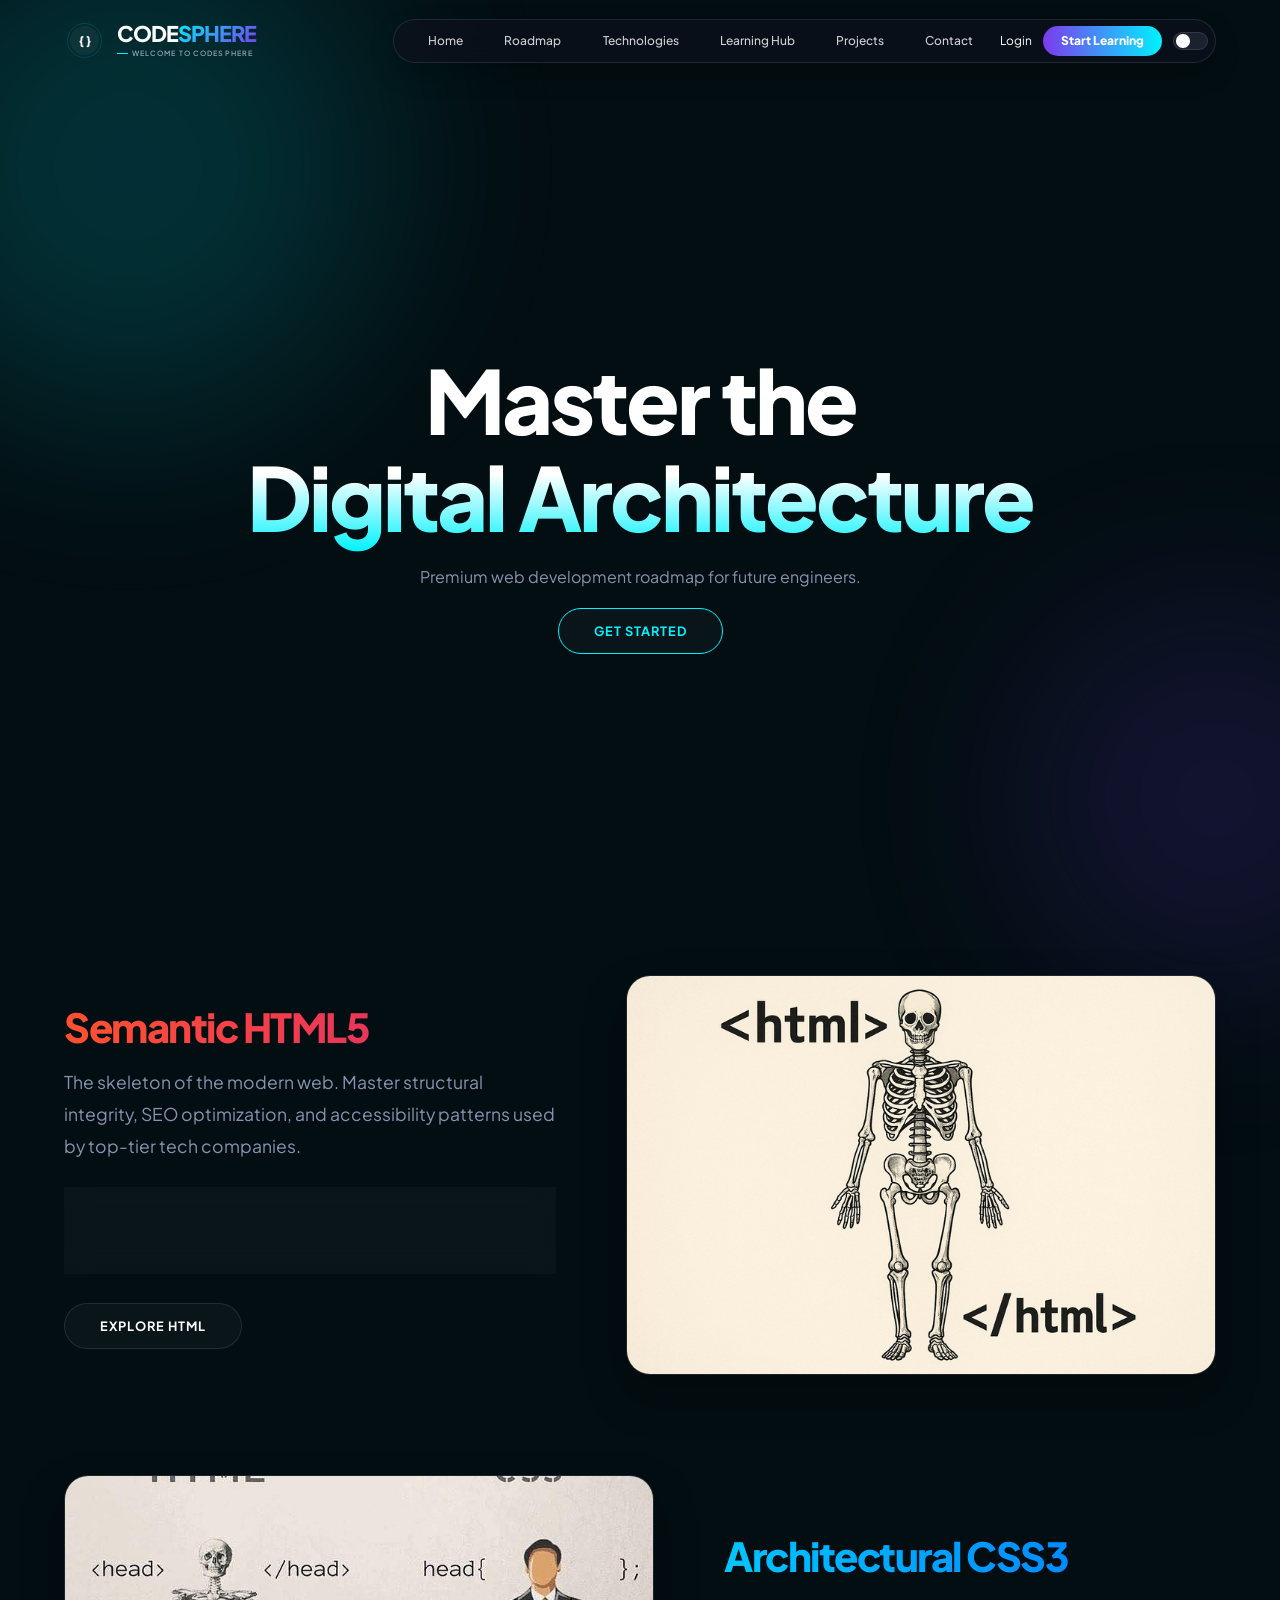
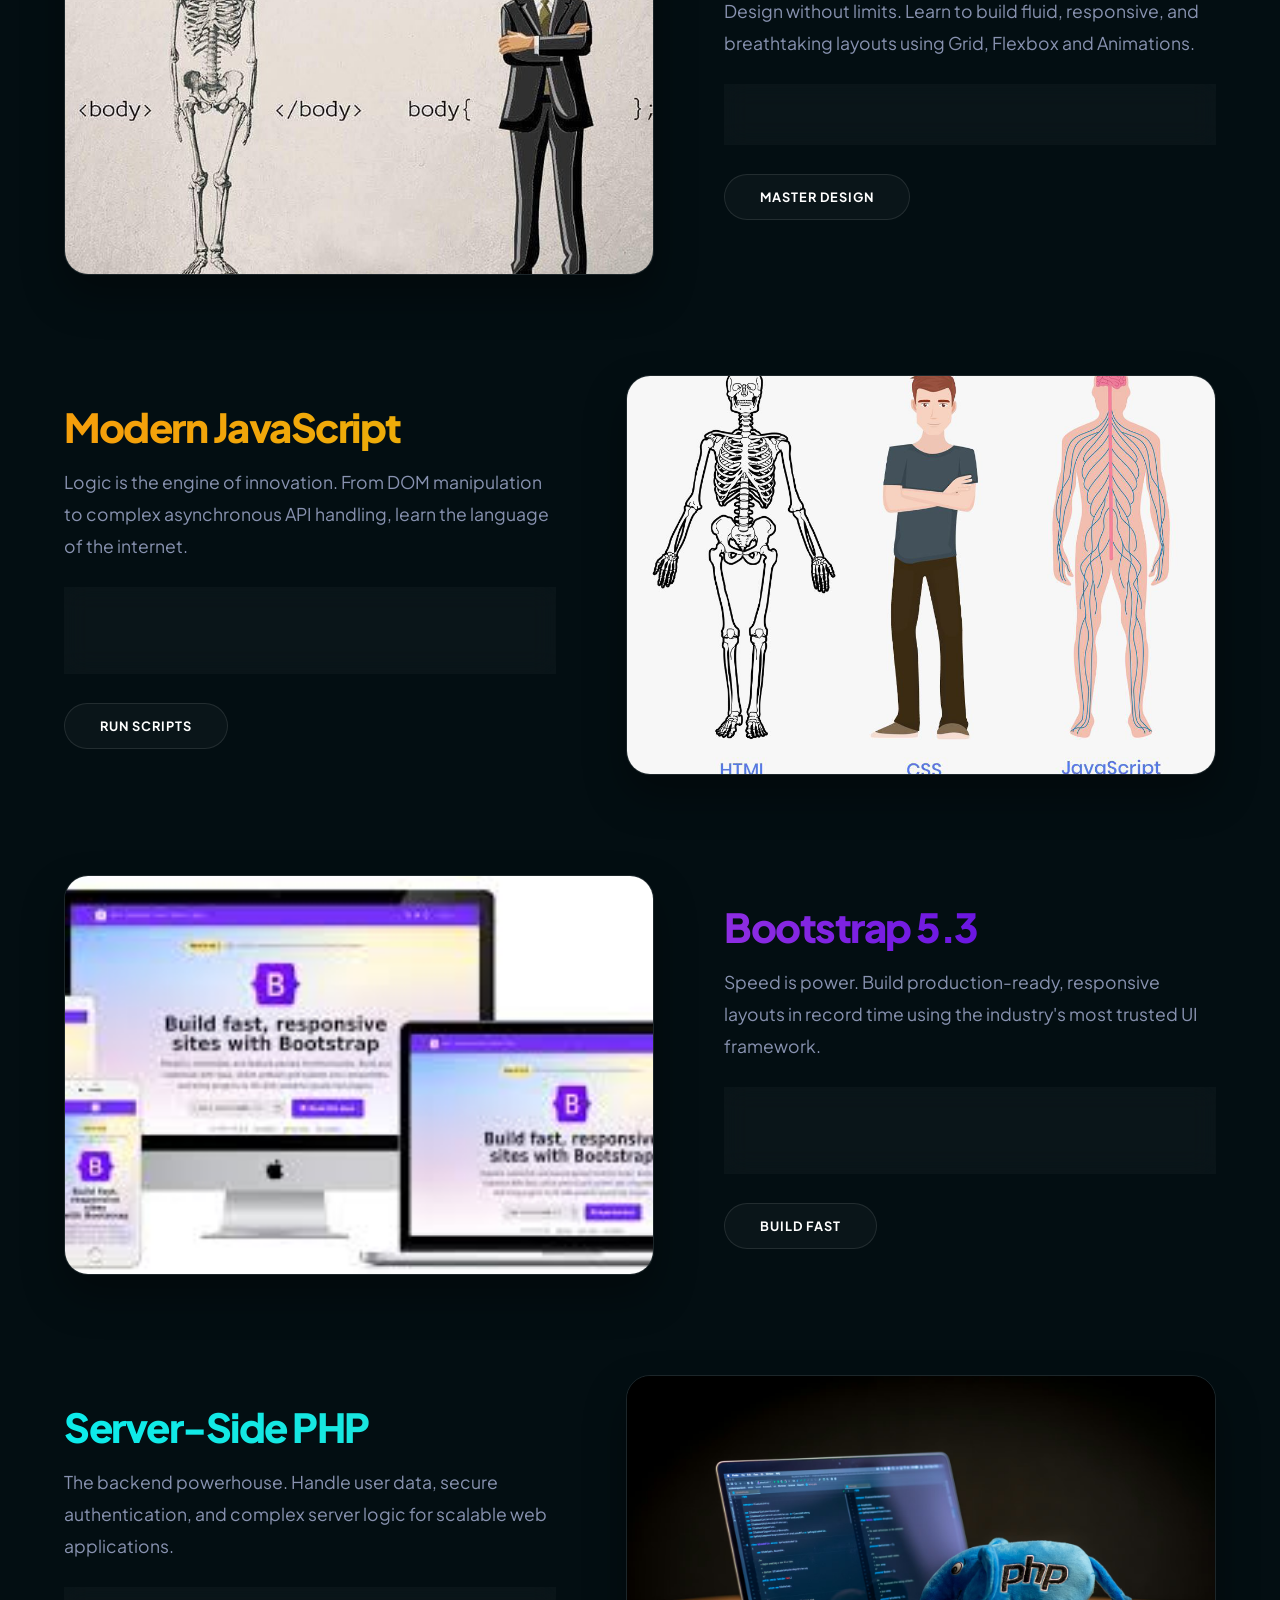
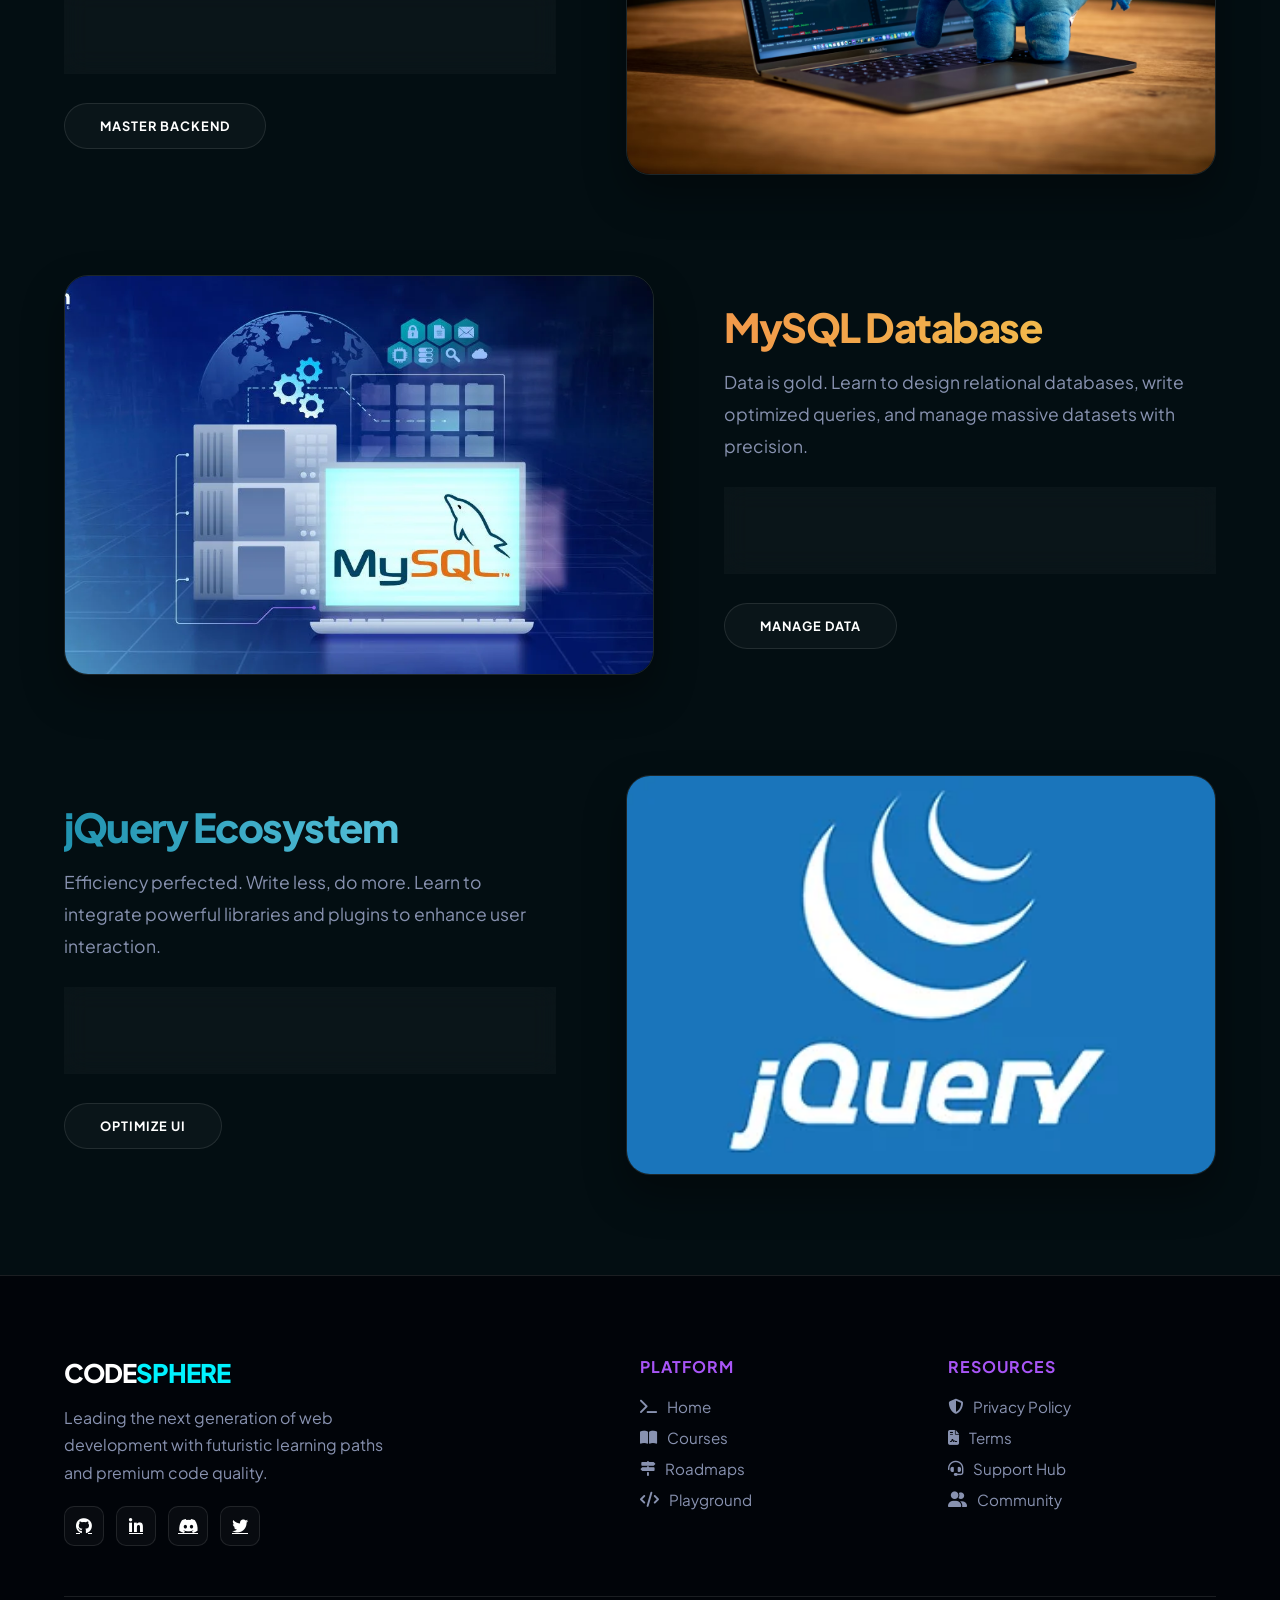
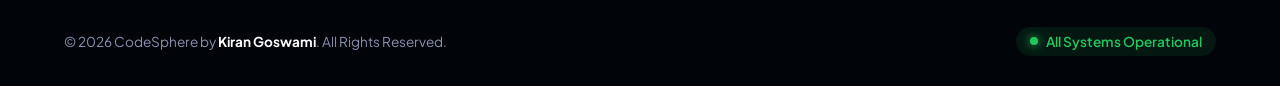
<file: learning/index.html>
<!DOCTYPE html>
<html lang="en">
<head>
    <meta charset="UTF-8">
    <meta name="viewport" content="width=device-width, initial-scale=1.0">
    <title>CodeSphere | Premium Developer Academy</title>
    <link rel="stylesheet" href="https://cdnjs.cloudflare.com/ajax/libs/font-awesome/6.4.0/css/all.min.css">
    <style>
        @import url('https://fonts.googleapis.com/css2?family=Plus+Jakarta+Sans:wght@300;400;600;800&family=Inter:wght@400;600;700;900&display=swap');

     :root {
    --primary: #00f2ff;
    --secondary: #7c3aed;
    --dark-bg: #030e12; 
    --glass-bg: rgba(13, 17, 28, 0.75);
    --text-white: #ffffff;
    --text-muted: #8892b0;
    --card-border: rgba(255, 255, 255, 0.1);
    --card-dark: #0a0e14;
    --blue-accent: #00f2ff;

    --text-main: #ffffff;
    --text-dim: #8892b0;
    --border: rgba(255, 255, 255, 0.1);
    --accent: #00f2ff;
    --glass: rgba(255, 255, 255, 0.03);
    --footer-bg: #010409;
    --purple: #a855f7;
    --bg: #030712;
}

body.light-mode {
    --dark-bg: #f8fafc;
    --glass-bg: rgba(255, 255, 255, 0.95);
    --text-white: #0f172a;
    --text-muted: #64748b;
    --card-border: rgba(15, 23, 42, 0.1);
    --card-dark: #ffffff;

    --text-main: #0f172a;
    --text-dim: #475569;
    --border: rgba(15, 23, 42, 0.08);
    --accent: #7c3aed;
    --glass: rgba(15, 23, 42, 0.02);
    --footer-bg: #f1f5f9;
    --purple: #6d28d9;
    --bg: #f8fafc;
}

/* Page Scaler for Zoom fix (Preserved from previous implementation) */
html, body { max-width: 100%; overflow-x: hidden; margin: 0; padding: 0; }
* { margin: 0; padding: 0; box-sizing: border-box; font-family: 'Plus Jakarta Sans', sans-serif; }

body { background-color: var(--dark-bg); color: var(--text-white); transition: all 0.3s ease; }

@media (min-width: 992px) {
    .page-scaler {
        zoom: 0.75; 
        transform-origin: top center;
    }
}

/* --- DYNAMIC BACKGROUND --- */
.bg-visuals { position: fixed; top: 0; left: 0; width: 100%; height: 100%; z-index: -1; }
.shape { position: absolute; border-radius: 50%; filter: blur(100px); opacity: 0.15; animation: float 20s infinite alternate; }
.shape-1 { width: 40vw; height: 40vw; background: var(--primary); top: -10%; left: -10%; }
.shape-2 { width: 30vw; height: 30vw; background: var(--secondary); bottom: -10%; right: -10%; }
@keyframes float { 0% { transform: translate(0, 0) scale(1); } 100% { transform: translate(50px, 50px) scale(1.1); } }

/* --- MAIN NAVBAR CONTAINER --- */
.navbar { 
    margin-top: 15px; 
    padding: 10px 0; 
    z-index: 1000; 
    width: 100%;
    background: transparent !important;
}

.navbar .navbar-wrapper {
    display: flex !important;
    align-items: center !important;
    justify-content: space-between !important; 
    width: 100% !important;
    padding: 0 5% !important; 
    box-sizing: border-box !important;
}

.navbar .cs-premium-logo { 
    display: flex !important;
    align-items: center !important;
    margin-left: 0 !important; 
}

.cs-logo-wrap { display: flex; align-items: center; gap: 15px; text-decoration: none !important; }

.cs-visual-orb { 
    position: relative; 
    width: 55px; height: 55px; 
    display: flex; align-items: center; justify-content: center; 
}

.orb-layer-anim { 
    position: absolute; border-radius: 50%; width: 100%; height: 100%; 
    border: 2px solid transparent; animation: slowSpin 6s linear infinite; z-index: 3;
}

.orb-layer-static {
    position: absolute; width: 85%; height: 85%;
    border: 1px solid rgba(0, 242, 255, 0.15); border-radius: 50%; z-index: 2;
}

.orb-icon-box {
    width: 70%; height: 70%; background: rgba(255, 255, 255, 0.05);
    border-radius: 50%; display: flex; align-items: center; justify-content: center;
    z-index: 1; transition: all 0.4s ease;
}

.orb-icon { font-size: 16px; font-weight: 900; color: white; transition: all 0.3s ease; }

.cs-logo-wrap:hover .orb-icon-box { background: var(--blue-accent); box-shadow: 0 0 20px var(--blue-accent); }
.cs-logo-wrap:hover .orb-icon { color: black !important; }

@keyframes slowSpin {
    0% { transform: rotate(0deg); border-top: 2px solid var(--primary); }
    20% { border-top: 2px solid #ffffff; filter: drop-shadow(0 0 8px #ffffff); }
    40% { border-top: 2px solid var(--primary); filter: none; }
    100% { transform: rotate(360deg); border-top: 2px solid var(--primary); }
}

.cs-text-content { display: flex; flex-direction: column; }
.cs-main-brand { font-size: 1.8rem; font-weight: 900; color: var(--text-white); letter-spacing: -1.2px; line-height: 0.9; }
.cs-gradient-text { background: linear-gradient(135deg, var(--primary), var(--secondary)); -webkit-background-clip: text; -webkit-text-fill-color: transparent; }

.cs-tag-line { font-size: 0.6rem; color: #94a3b8; letter-spacing: 1.5px; text-transform: uppercase; margin-top: 8px; font-weight: 600; display: flex; align-items: center; gap: 5px; }
.tag-line-dash { width: 15px; height: 2px; background: var(--primary); }

.navbar .glass-card-nav {
    background: var(--glass-bg) !important; 
    backdrop-filter: blur(25px) !important; 
    border-radius: 100px !important;
    border: 1px solid var(--card-border) !important; 
    padding: 8px 10px 8px 30px !important;
    display: flex !important; 
    align-items: center !important; 
    box-shadow: 0 15px 35px rgba(0,0,0,0.2) !important;
    margin-top: 0 !important; 
}

.navbar .nav-menu-list {
    display: flex !important;
    align-items: center !important;
    list-style: none !important;
    gap: 5px !important;
    margin: 0 !important;
    padding: 0 !important;
}

.nav-link { 
    text-decoration: none;
    color: var(--text-white) !important; 
    font-size: 0.95rem; 
    font-weight: 600; 
    padding: 10px 15px !important; 
    opacity: 0.8; 
    display: inline-block;
    transition: all 0.2s ease;
}

.nav-link:hover { opacity: 1; color: var(--primary) !important; }

.navbar .nav-link.active {
    opacity: 1 !important;
    position: relative !important;
}
.navbar .nav-link.active::after {
    content: '' !important;
    position: absolute !important;
    bottom: 2px !important;
    left: 15px !important;
    width: calc(100% - 30px) !important;
    height: 2px !important;
    background: var(--text-white) !important;
    border-radius: 10px !important;
}

.active-hub {
    background: rgba(124, 58, 237, 0.1) !important; 
    border: 1px solid rgba(124, 58, 237, 0.2) !important;
    border-radius: 50px; 
    color: var(--text-white) !important; 
    display: flex; 
    align-items: center; 
    gap: 8px; 
    padding: 8px 20px !important;
    text-decoration: none;
    font-size: 0.95rem;
    font-weight: 600;
    transition: all 0.3s ease;
}
.active-hub:hover {
    background: rgba(124, 58, 237, 0.2) !important;
    box-shadow: 0 0 10px rgba(124, 58, 237, 0.2);
}

.nav-dot { width: 6px; height: 6px; background: var(--secondary); border-radius: 50%; }

.inner-actions { display: flex; align-items: center; gap: 15px; margin-left: 20px; }
.login-btn-nav { padding: 10px 10px !important; }

.btn-cta {
    background: linear-gradient(90deg, var(--secondary), var(--primary));
    color: #fff !important; 
    padding: 10px 24px; 
    border-radius: 50px;
    font-weight: 800; 
    text-decoration: none !important; 
    transition: transform 0.2s, box-shadow 0.3s;
    display: inline-block;
}
.btn-cta:hover {
    transform: translateY(-1px);
    box-shadow: 0 4px 15px rgba(0, 242, 255, 0.3);
}

.theme-switcher { 
    width: 46px; 
    height: 24px; 
    background: rgba(100, 116, 139, 0.2); 
    border-radius: 50px; 
    position: relative; 
    cursor: pointer; 
    border: 1px solid var(--card-border); 
}

.toggle-ball { 
    position: absolute; 
    top: 2px; 
    left: 3px; 
    width: 18px; 
    height: 18px; 
    background: var(--text-white); 
    border-radius: 50%; 
    display: flex; 
    align-items: center; 
    justify-content: center; 
    font-size: 0.7rem;
    transition: transform 0.3s cubic-bezier(0.4, 0, 0.2, 1); 
}
.navbar-nav{
    list-style: none;
    margin: 0;
    padding: 0;
    display: flex;
    align-items: center;
    gap: 25px;
}

.navbar-nav li{
    list-style: none;
}

.nav-link{
    text-decoration: none;
    color: #fff;
    font-size: 16px;
    font-weight: 500;
    transition: .3s;
}

.nav-link:hover{
    color: #00d4ff;
}

body.light-mode .toggle-ball { 
    transform: translateX(22px); 
    background: #0f172a; 
    color: white; 
}

/* --- HERO SECTION --- */
.hero {
    min-height: 85vh; 
    display: flex; 
    flex-direction: column; 
    justify-content: center;
    align-items: center; 
    text-align: center; 
    padding: 140px 10% 40px 10%; 
}

.hero h1 { 
    font-size: clamp(2.8rem, 7vw, 5.5rem); 
    font-weight: 800; 
    letter-spacing: -3px; 
    line-height: 1.1; 
    margin-bottom: 20px;
}

.hero h1 span { 
    background: linear-gradient(180deg, var(--text-main) 30%, var(--accent) 100%); 
    -webkit-background-clip: text; 
    -webkit-text-fill-color: transparent; 
}

body.light-mode .hero h1 span {
    background: linear-gradient(180deg, #0f172a 30%, var(--secondary) 100%);
    -webkit-background-clip: text;
    -webkit-text-fill-color: transparent;
}

p, .hero-section p, main p, section p, .text-block p {
    color: var(--text-dim) !important; 
    transition: color 0.3s ease !important;
}

p.bright-text, .highlight-p { 
    color: var(--text-main) !important; 
}

body.light-mode p, 
body.light-mode .hero-section p, 
body.light-mode main p, 
body.light-mode section p {
    color: #64748b !important;
}

/* --- CONTAINER & GRID ROWS --- */
/* ================= ROW ================= */

.row{
    display:flex;
    justify-content:space-between;
    align-items:center;
    gap:70px;

    margin:100px 0;
}

/* ================= LEFT TEXT ================= */

.text-block{
    flex:1;
    animation:fadeUp .8s ease;
}

.text-block h2{
    font-size:56px;
    font-weight:700;
    margin-bottom:25px;
}

.text-block p{
    font-size:24px;
    line-height:1.8;
    color:#a9b4c5;
    margin-bottom:30px;
}

/* ================= GUIDE ================= */

.study-guide{

    background:rgba(255,255,255,.05);

    border:1px solid rgba(255,255,255,.08);

    border-left:5px solid #00e5ff;

    padding:22px 25px;

    border-radius:18px;

    color:#dbe8ff;

    line-height:1.7;

    margin-bottom:35px;

    backdrop-filter:blur(12px);
}

.study-guide strong{

    color:#ffffff;

}

/* ================= BUTTON ================= */

.btn-neon{

    display:inline-block;

    padding:16px 42px;

    border:2px solid #00d4ff;

    border-radius:50px;

    color:white;

    text-decoration:none;

    font-weight:700;

    letter-spacing:1px;

    transition:.35s;
}

.btn-neon:hover{

    background:#00d4ff;

    color:#08111f;

    transform:translateY(-4px);

    box-shadow:0 10px 30px rgba(0,212,255,.45);

}

/* ================= IMAGE ================= */

.image-block{

    flex:1;

    animation:fadeUp 1s ease;
}

.image-block a{

    display:block;

}

.image-block img{

    width:100%;

    height:420px;

    object-fit:cover;

    border-radius:24px;

    display:block;

    transition:.4s;

    box-shadow:0 20px 40px rgba(0,0,0,.35);

}

.image-block img:hover{

    transform:scale(1.03);

    box-shadow:0 25px 50px rgba(0,212,255,.25);

}

/* ================= MOBILE ================= */

@media(max-width:992px){

.row{

flex-direction:column;

}

.text-block,
.image-block{

width:100%;

}

.text-block h2{

font-size:42px;

}

.text-block p{

font-size:18px;

}

.image-block img{

height:320px;

}

}
 .container { 
    max-width: 1300px; 
    margin: 0 auto; 
    padding: 40px 5% 100px 5%; 
}

/* .row { 
    display: flex; 
    align-items: center; 
    gap: 60px; 
    margin-bottom: 120px; 
}  */

.row:nth-child(even) { 
    flex-direction: row-reverse; 
}

.text-block { 
    flex: 1; 
    min-width: 320px; 
}

.image-block { 
    flex: 1.2; 
    cursor: pointer; /* Interaction hint */
}

.image-block img {
    width: 100%; 
    height: 400px; 
    object-fit: cover; 
    border-radius: 24px; 
    border: 1px solid var(--border);
    transition: all 0.5s ease;
    display: block;
}

.image-block:hover img { 
    transform: translateY(-8px); 
    border-color: var(--accent); 
    box-shadow: 0 20px 40px rgba(0, 242, 255, 0.15); 
}

/* --- SECTION HEADINGS --- */
.text-block h2 { 
    font-size: 2.5rem; 
    font-weight: 800; 
    letter-spacing: -1.5px; 
    margin-bottom: 15px; 
}

.h-html { background: linear-gradient(90deg, #ff512f, #dd2476); -webkit-background-clip: text; -webkit-text-fill-color: transparent; }
.h-css { background: linear-gradient(90deg, #00c6ff, #0072ff); -webkit-background-clip: text; -webkit-text-fill-color: transparent; }
.h-js { background: linear-gradient(90deg, #f59e0b, #eab308); -webkit-background-clip: text; -webkit-text-fill-color: transparent; }
.h-boot { background: linear-gradient(90deg, #8e2de2, #4a00e0); -webkit-background-clip: text; -webkit-text-fill-color: transparent; }
.h-php { background: linear-gradient(90deg, #0cebeb, #20e2d7); -webkit-background-clip: text; -webkit-text-fill-color: transparent; }
.h-sql { background: linear-gradient(90deg, #f2994a, #f2c94c); -webkit-background-clip: text; -webkit-text-fill-color: transparent; }
.h-jq { background: linear-gradient(90deg, #2193b0, #6dd5ed); -webkit-background-clip: text; -webkit-text-fill-color: transparent; }

.text-block p { 
    color: var(--text-dim); 
    font-size: 1.1rem; 
    margin-bottom: 25px; 
}

.study-guide {
    background: var(--glass); 
    border-left: 4px solid var(--accent);
    padding: 16px; 
    border-radius: 0 12px 12px 0;
    margin-bottom: 30px;
    font-size: 0.95rem;
    color: var(--text-main);
    border-top: 1px solid var(--border);
    border-right: 1px solid var(--border);
    border-bottom: 1px solid var(--border);
}

.btn-neon {
    display: inline-block;
    padding: 14px 35px; 
    border-radius: 50px;
    text-decoration: none;
    font-weight: 700; 
    font-size: 0.8rem;
    text-transform: uppercase;
    letter-spacing: 1px;
    border: 1px solid var(--border); 
    color: var(--text-main);
    transition: all 0.3s ease;
    background: var(--glass);
    cursor: pointer;
}

.btn-neon:hover {
    background: var(--text-main);
    color: var(--bg) !important;
    box-shadow: 0 10px 25px var(--border);
    transform: translateY(-2px);
}

/* --- FOOTER SECTION --- */
.main-footer {
    background: var(--footer-bg);
    position: relative;
    padding: 80px 0 30px;
    border-top: 1px solid var(--border);
    color: var(--text-main);
    transition: background 0.3s, border 0.3s;
}

.footer-content {
    max-width: 1200px;
    margin: 0 auto;
    padding: 0 24px;
}

.footer-grid {
    display: grid;
    grid-template-columns: 2fr 1fr 1fr;
    gap: 40px;
    margin-bottom: 50px;
}

.footer-logo {
    font-size: 1.6rem;
    font-weight: 800;
    letter-spacing: -1px;
    margin-bottom: 15px;
    color: var(--text-main);
}

.footer-logo span { color: var(--accent); }

.brand p {
    color: var(--text-dim);
    line-height: 1.7;
    max-width: 350px;
}

.footer-section h4 {
    font-size: 1rem;
    margin-bottom: 20px;
    font-weight: 700;
    color: var(--purple);
    text-transform: uppercase;
    letter-spacing: 1px;
}

.footer-section ul { list-style: none; }
.footer-section ul li { margin-bottom: 12px; }

.footer-section ul li a {
    color: var(--text-dim);
    text-decoration: none;
    font-size: 0.95rem;
    transition: 0.3s;
    display: flex;
    align-items: center;
    gap: 10px;
}

.footer-section ul li a:hover {
    color: var(--accent);
    transform: translateX(5px);
}

.footer-socials { display: flex; gap: 12px; margin-top: 20px; }

.footer-socials a {
    width: 40px;
    height: 40px;
    background: var(--glass);
    border: 1px solid var(--border);
    border-radius: 10px;
    display: flex;
    align-items: center;
    justify-content: center;
    color: var(--text-main);
    font-size: 1rem;
    transition: 0.3s;
}

.footer-socials a:hover {
    background: var(--accent);
    color: #000;
    transform: translateY(-4px);
    box-shadow: 0 8px 20px rgba(0, 242, 255, 0.3);
}

.footer-bottom {
    border-top: 1px solid var(--border);
    padding-top: 30px;
    display: flex;
    justify-content: space-between;
    align-items: center;
    color: var(--text-dim);
    font-size: 0.85rem;
}

.footer-bottom strong { color: var(--text-main); }

.system-status {
    display: flex;
    align-items: center;
    gap: 8px;
    background: rgba(34, 197, 94, 0.1);
    padding: 6px 14px;
    border-radius: 20px;
    color: #22c55e;
    font-weight: 600;
}

.status-dot {
    width: 8px;
    height: 8px;
    background: #22c55e;
    border-radius: 50%;
    box-shadow: 0 0 10px #22c55e;
}

/* =========================================
   NEW: INTERACTIVE LEARNING HUB MODAL CSS
========================================= */
.hub-modal-overlay {
    position: fixed;
    top: 0; left: 0; width: 100%; height: 100%;
    background: rgba(3, 7, 18, 0.85);
    backdrop-filter: blur(25px);
    -webkit-backdrop-filter: blur(25px);
    z-index: 9999;
    display: flex;
    justify-content: center;
    align-items: center;
    opacity: 0;
    pointer-events: none;
    transition: opacity 0.5s ease;
}

.hub-modal-overlay.active {
    opacity: 1;
    pointer-events: auto;
}

.hub-modal-container {
    width: 95%;
    height: 92%;
    background: rgba(13, 17, 28, 0.95);
    border: 1px solid rgba(255, 255, 255, 0.1);
    border-radius: 24px;
    box-shadow: 0 30px 60px rgba(0, 0, 0, 0.6);
    display: flex;
    flex-direction: column;
    overflow: hidden;
    transform: translateY(40px) scale(0.98);
    transition: transform 0.5s cubic-bezier(0.165, 0.84, 0.44, 1);
}

.hub-modal-overlay.active .hub-modal-container {
    transform: translateY(0) scale(1);
}

body.light-mode .hub-modal-container {
    background: rgba(255, 255, 255, 0.98);
    border-color: rgba(15, 23, 42, 0.1);
    box-shadow: 0 30px 60px rgba(0, 0, 0, 0.15);
}

/* Modal Header */
.hub-modal-header {
    display: flex;
    align-items: center;
    justify-content: space-between;
    padding: 20px 30px;
    background: rgba(0, 0, 0, 0.2);
    border-bottom: 1px solid rgba(255, 255, 255, 0.05);
}

body.light-mode .hub-modal-header {
    background: rgba(0, 0, 0, 0.03);
    border-bottom-color: rgba(15, 23, 42, 0.05);
}

.hub-modal-title {
    font-size: 1.5rem;
    font-weight: 800;
    display: flex;
    align-items: center;
    gap: 12px;
}

.hub-modal-tabs {
    display: flex;
    gap: 10px;
    overflow-x: auto;
    flex: 1;
    margin: 0 40px;
}
.hub-modal-tabs::-webkit-scrollbar { display: none; }

.hub-tab-btn {
    background: rgba(255, 255, 255, 0.05);
    border: 1px solid transparent;
    color: var(--text-dim);
    padding: 8px 18px;
    border-radius: 50px;
    font-size: 0.9rem;
    font-weight: 600;
    cursor: pointer;
    transition: all 0.3s ease;
    white-space: nowrap;
}

.hub-tab-btn:hover {
    background: rgba(255, 255, 255, 0.1);
    color: var(--text-main);
}

.hub-tab-btn.active {
    background: var(--primary);
    color: #000;
    border-color: var(--primary);
    box-shadow: 0 0 15px rgba(0, 242, 255, 0.4);
}

body.light-mode .hub-tab-btn { background: rgba(0, 0, 0, 0.05); }
body.light-mode .hub-tab-btn:hover { background: rgba(0, 0, 0, 0.1); color: var(--text-main); }
body.light-mode .hub-tab-btn.active { background: var(--primary); color: #fff; }

.hub-modal-close {
    background: transparent;
    border: none;
    color: var(--text-dim);
    font-size: 1.5rem;
    cursor: pointer;
    transition: 0.3s;
}

.hub-modal-close:hover {
    color: #ff4d4d;
    transform: rotate(90deg);
}

/* Modal Body & Dual Grid */
.hub-modal-body {
    flex: 1;
    overflow-y: auto;
    padding: 40px;
    scroll-behavior: smooth;
}

.hub-modal-body::-webkit-scrollbar { width: 8px; }
.hub-modal-body::-webkit-scrollbar-track { background: rgba(0,0,0,0.1); }
.hub-modal-body::-webkit-scrollbar-thumb { background: var(--accent); border-radius: 10px; }

.hub-dual-grid {
    display: grid;
    grid-template-columns: 1fr 1fr;
    gap: 40px;
    opacity: 0;
    transform: translateY(20px);
    animation: fadeUp 0.5s forwards 0.1s;
}

@keyframes fadeUp {
    to { opacity: 1; transform: translateY(0); }
}

@media (max-width: 992px) {
    .hub-dual-grid { grid-template-columns: 1fr; }
}

/* Content Styling inside Modal */
.hub-content-box h3 {
    font-size: 1.8rem;
    color: var(--text-main);
    margin-bottom: 15px;
    font-weight: 800;
    letter-spacing: -0.5px;
}

.hub-content-box p {
    font-size: 1.05rem;
    line-height: 1.8;
    color: var(--text-dim);
    margin-bottom: 15px;
}

body.light-mode .hub-content-box p { color: #475569; }
body.light-mode .hub-content-box h3 { color: #0f172a; }

/* Code Snippets */
.hub-code-block {
    background: #0d1117;
    border: 1px solid rgba(255,255,255,0.1);
    border-radius: 12px;
    padding: 30px 20px 20px;
    font-family: 'Consolas', 'Courier New', monospace;
    font-size: 0.95rem;
    overflow-x: auto;
    color: #c9d1d9;
    position: relative;
    margin-bottom: 20px;
}

.hub-code-block::before {
    content: "Developer Snippet";
    position: absolute;
    top: 0; left: 0;
    background: rgba(255,255,255,0.1);
    padding: 4px 12px;
    font-size: 0.75rem;
    border-radius: 12px 0 12px 0;
    color: #8b949e;
}

body.light-mode .hub-code-block {
    background: #1e1e1e;
    border-color: rgba(0,0,0,0.8);
}

/* Pro Tips */
.hub-pro-tip {
    background: rgba(34, 197, 94, 0.1);
    border-left: 4px solid #22c55e;
    padding: 15px 20px;
    border-radius: 0 12px 12px 0;
    font-size: 0.95rem;
    color: var(--text-main);
    margin-bottom: 20px;
}

body.light-mode .hub-pro-tip { color: #0f172a; background: rgba(34, 197, 94, 0.15); }

/* Language Tag Headers */
.lang-badge {
    display: inline-block;
    padding: 6px 14px;
    border-radius: 50px;
    font-size: 0.75rem;
    font-weight: 800;
    margin-bottom: 20px;
    text-transform: uppercase;
    letter-spacing: 1px;
}
.badge-eng { background: rgba(0, 242, 255, 0.1); color: #00f2ff; border: 1px solid rgba(0,242,255,0.2); }
.badge-ur { background: rgba(124, 58, 237, 0.1); color: #a855f7; border: 1px solid rgba(124,58,237,0.2); }

/* Urdu Font Support */
.urdu-text {
    font-family: 'Jameel Noori Nastaleeq', 'Noto Nastaliq Urdu', 'Arial', sans-serif;
    direction: rtl;
    text-align: right;
    font-size: 1.25rem;
    line-height: 2.2;
}
.urdu-text h3 {
    font-size: 2rem;
    font-weight: bold;
    margin-bottom: 20px;
}
.urdu-text p {
    font-size: 1.3rem;
}

/* Accordion Styles */
.hub-accordion {
    margin-bottom: 15px;
    border: 1px solid rgba(255, 255, 255, 0.1);
    border-radius: 12px;
    background: rgba(0, 0, 0, 0.2);
    overflow: hidden;
}
body.light-mode .hub-accordion {
    border-color: rgba(0, 0, 0, 0.1);
    background: rgba(255, 255, 255, 0.5);
}
.hub-accordion-header {
    padding: 15px 20px;
    cursor: pointer;
    display: flex;
    justify-content: space-between;
    align-items: center;
    font-weight: 700;
    font-size: 1.05rem;
    background: rgba(255, 255, 255, 0.03);
    transition: background 0.3s;
}
.hub-accordion-header:hover {
    background: rgba(255, 255, 255, 0.08);
}
.hub-accordion-content {
    max-height: 0;
    overflow: hidden;
    transition: max-height 0.4s ease, padding 0.4s ease;
    padding: 0 20px;
    font-size: 0.95rem;
    color: var(--text-dim);
}
.hub-accordion.active .hub-accordion-content {
    padding: 15px 20px;
    max-height: 1000px;
}
.hub-accordion-icon {
    transition: transform 0.3s ease;
}
.hub-accordion.active .hub-accordion-icon {
    transform: rotate(180deg);
}

/* Copy to Clipboard Button */
.copy-btn {
    position: absolute;
    top: 10px;
    right: 10px;
    background: rgba(255, 255, 255, 0.1);
    border: none;
    color: #fff;
    padding: 5px 10px;
    border-radius: 6px;
    font-size: 0.75rem;
    cursor: pointer;
    transition: all 0.2s ease;
    display: flex;
    align-items: center;
    gap: 5px;
}
.copy-btn:hover {
    background: rgba(255, 255, 255, 0.2);
}
.copy-btn.copied {
    background: #22c55e;
    color: #fff;
}

/* --- RESPONSIVE MEDIA QUERIES --- */
@media (max-width: 1024px) {
    .glass-capsule { flex-direction: column; gap: 15px; border-radius: 20px; padding: 15px; }
    .codesphere-nav-root { position: absolute; }
    .hero { padding-top: 240px; }
    .row { flex-direction: column !important; text-align: center; gap: 40px; }
    .study-guide { border-radius: 12px; border-left: 1px solid var(--border); border-top: 4px solid var(--accent); }
    .hub-modal-header { flex-direction: column; gap: 15px; align-items: flex-start; }
    .hub-modal-close { position: absolute; top: 20px; right: 20px; }
    .hub-modal-tabs { margin: 0; width: 100%; padding-bottom: 5px; }
}

@media (max-width: 768px) {
    .nav-links { display: none; } 
    .footer-grid { grid-template-columns: 1fr; gap: 40px; text-align: center; }
    .brand p { margin: 0 auto; }
    .footer-socials { justify-content: center; }
    .footer-section ul li a { justify-content: center; }
    .footer-bottom { flex-direction: column; gap: 15px; }
}
.main-footer{
    margin-top: -400px;
}

    </style>
</head>
<body data-theme="dark">

<div class="bg-visuals">
    <div class="shape shape-1"></div>
    <div class="shape shape-2"></div>
</div>

<div class="page-scaler">

    <header class="navbar">
        <div class="navbar-wrapper">
            
            <div class="cs-premium-logo">
                <a href="#" class="cs-logo-wrap">
                    <div class="cs-visual-orb">
                        <div class="orb-layer-anim"></div>
                        <div class="orb-layer-static"></div>
                        <div class="orb-icon-box">
                            <span class="orb-icon">{ }</span>
                        </div>
                    </div>
                    <div class="cs-text-content">
                        <span class="cs-main-brand">CODE<span class="cs-gradient-text">SPHERE</span></span>
                        <div class="cs-tag-line">
                            <div class="tag-line-dash"></div>
                            <span>WELCOME TO CODESPHERE</span>
                        </div>
                    </div>
                </a>
            </div>

            <nav class="glass-card-nav">
                <ul class="navbar-nav">
    <li class="nav-item"><a class="nav-link" href="../index.html">Home</a></li>
    <li class="nav-item"><a class="nav-link" href="../roadmap/index.html">Roadmap</a></li>
    <li class="nav-item"><a class="nav-link" href="../website/index.html">Technologies</a></li>
    <li class="nav-item"><a class="nav-link" href="../learning/index.html">Learning Hub</a></li>
    <li class="nav-item"><a class="nav-link" href="../project/index.html">Projects</a></li>
    <li class="nav-item"><a class="nav-link" href="../contact/index.html">Contact</a></li>
</ul>
                    <div class="inner-actions">
                        <a href="../login.html" class="action-login" style="color: white;text-decoration: none;">Login</a>
                        <a href="../learning/index.html" class="btn-cta" >Start Learning</a>
                        <div class="theme-switcher" id="themeToggle">
                            <div class="toggle-ball"><i id="icon" class="fas fa-moon"></i></div>
                        </div>
                    </div>
                </div>
                </div>
            </nav>

        </div>
    </header>

    <header class="hero">
        <h1>Master the <br><span>Digital Architecture</span></h1>
        <p>Premium web development roadmap for future engineers.</p>
        <br>
        <a href="#start" class="btn-neon" style="border-color: var(--accent); color: var(--accent);">Get Started</a>
    </header>

    <div class="container" id="start">
        
        <div class="row">
            <div class="text-block">
                <h2 class="h-html">Semantic HTML5</h2>
                <p>The skeleton of the modern web. Master structural integrity, SEO optimization, and accessibility patterns used by top-tier tech companies.</p>
                <div class="study-guide"><strong>Guide:</strong> Focus on accessibility (A11y). Professional developers write code that machines and humans can both read.</div>
                <a href="#" class="btn-neon tech-trigger" data-tech="html">Explore HTML</a>
            </div>
            <!-- <a href="html.html" class="file:///C:/Users/Com%20Plus/Desktop/KIRAN/html.html" data-tech="html">
            <div class="image-block tech-trigger" data-tech="html">
                <img src="../image/https___dev-to-uploads.s3.amazonaws.com_uploads_articles_i0v3uq1c3ufmztvz6ip7.webp" alt="HTML5 Structural Dashboard Visualization" style="height: 400px; width: 100%; object-fit: cover; border-radius: 24px; border: 1px solid var(--border);"> -->
             <div class="image-block">
    <a href="../html.html">
        <img src="../image/https___dev-to-uploads.s3.amazonaws.com_uploads_articles_i0v3uq1c3ufmztvz6ip7.webp"
             alt="HTML Structure"
             style="height:400px;width:100%;object-fit:cover;border-radius:24px;">
    </a>
</div>
            </div>
        
    </a>
        <!-- <div class="row">
            <div class="text-block">
                <h2 class="h-css">Architectural CSS3</h2>
                <p>Design without limits. Learn to build fluid, responsive, and breathtaking layouts using Grid, Flexbox, and Modern Animations.</p>
                <div class="study-guide"><strong>Guide:</strong> Master CSS variables for flexible themes and Flexbox logic before moving to any framework.</div>
                <a href="#" class="btn-neon tech-trigger" data-tech="css">Master Design</a>
            </div>
            <div class="image-block tech-trigger" data-tech="css">
                <img src="../image/E4bRq9VWQAAU3cm.jpg" alt="CSS3 Design Code Structure">
            </div>
        </div> -->
        <div class="row">

    <div class="text-block">
        <h2 class="h-css">Architectural CSS3</h2>

        <p>
            Design without limits. Learn to build fluid, responsive,
            and breathtaking layouts using Grid, Flexbox and Animations.
        </p>

        <div class="study-guide">
            <strong>Guide:</strong>
            Master CSS Variables, Flexbox and Grid.
        </div>

        <a href="css.html" class="btn-neon">
            Master Design
        </a>
    </div>

    <div class="image-block">
        <a href="css.html">
            <img src="../image/E4bRq9VWQAAU3cm.jpg"
                 alt="CSS Design Code Structure">
        </a>
    </div>

</div>
        <div class="row">
    <div class="text-block">
        <h2 class="h-js">Modern JavaScript</h2>
        <p>Logic is the engine of innovation. From DOM manipulation to complex asynchronous API handling, learn the language of the internet.</p>

        <div class="study-guide">
            <strong>Guide:</strong>
            Deep dive into ES6+ features like Async/Await and Promises. They are essential for modern web development.
        </div>

        <a href="javascript.html" class="btn-neon">
            Run Scripts
        </a>
    </div>

    <div class="image-block">
        <a href="javascript.html">
            <img src="../image/struce antony.png"
                 alt="Modern JavaScript Engine"
                 style="height:400px;width:100%;object-fit:cover;border-radius:24px;">
        </a>
    </div>
</div>

        <!-- <div class="row">
            <div class="text-block">
                <h2 class="h-boot">Bootstrap 5.3</h2>
                <p>Speed is power. Build production-ready, responsive layouts in record time using the industry's most trusted UI framework.</p>
                <div class="study-guide"><strong>Guide:</strong> Learn to override Bootstrap variables to ensure your design looks unique and professional.</div>
                <a href="#" class="btn-neon tech-trigger" data-tech="bootstrap">Build Fast</a>
            </div>
            <div class="image-block tech-trigger" data-tech="bootstrap">
                <img src="../image/images (1).jpg" alt="Bootstrap Wireframing Interface UI Components">
            </div>
        </div> -->
        <div class="row">
    <div class="text-block">
        <h2 class="h-boot">Bootstrap 5.3</h2>

        <p>
            Speed is power. Build production-ready, responsive layouts in record time using the industry's most trusted UI framework.
        </p>

        <div class="study-guide">
            <strong>Guide:</strong>
            Learn to override Bootstrap variables to ensure your design looks unique and professional.
        </div>

        <a href="../learning/bootstrap.html" class="btn-neon">
            Build Fast
        </a>
    </div>

    <div class="image-block">
        <a href="../learning/bootstrap.html">
            <img src="../image/images (1).jpg"
                 alt="Bootstrap Wireframing Interface UI Components">
        </a>
    </div>
</div>

        <!-- <div class="row">
            <div class="text-block">
                <h2 class="h-php">Server-Side PHP</h2>
                <p>The backend powerhouse. Handle user data, secure authentication, and complex server logic for scalable web applications.</p>
                <div class="study-guide"><strong>Guide:</strong> Focus on security. SQL Injection prevention and data sanitization are non-negotiable.</div>
                <a href="#" class="btn-neon tech-trigger" data-tech="php">Master Backend</a>
            </div>
            <div class="image-block tech-trigger" data-tech="php">
                <img src="../image/photo-1599507593548-0187ac4043c6.avif" alt="PHP Server Side Scripting Terminal Concept">
            </div>
        </div> -->
        <div class="row">

    <div class="text-block">
        <h2 class="h-php">Server-Side PHP</h2>

        <p>
            The backend powerhouse. Handle user data, secure authentication,
            and complex server logic for scalable web applications.
        </p>

        <div class="study-guide">
            <strong>Guide:</strong>
            Focus on security. SQL Injection prevention and data sanitization are non-negotiable.
        </div>

        <!-- PHP Page Link -->
        <a href="php.html" class="btn-neon">
            Master Backend
        </a>

    </div>

    <div class="image-block">
        <!-- PHP Page Link -->
        <a href="php.html">
            <img src="../image/photo-1599507593548-0187ac4043c6.avif"
                 alt="PHP Server Side Scripting">
        </a>
    </div>

</div>

        <!-- <div class="row">
            <div class="text-block">
                <h2 class="h-sql">MySQL Database</h2>
                <p>Data is gold. Learn to design relational databases, write optimized queries, and manage massive datasets with precision.</p>
                <div class="study-guide"><strong>Guide:</strong> Learn Database Normalization. A clean structure saves thousands of hours in debugging.</div>
                <a href="#" class="btn-neon tech-trigger" data-tech="mysql">Manage Data</a>
            </div>
            <div class="image-block tech-trigger" data-tech="mysql">
                <img src="../image/Why-Use-MySQL-for-Database-Management.webp" alt="Relational Database Query Analysis Data Tables">
            </div>
        </div> -->
        <div class="row">

    <div class="text-block">

        <h2 class="h-sql">MySQL Database</h2>

        <p>
            Data is gold. Learn to design relational databases, write optimized queries,
            and manage massive datasets with precision.
        </p>

        <div class="study-guide">
            <strong>Guide:</strong>
            Learn Database Normalization. A clean structure saves thousands of hours in debugging.
        </div>

        <a href="sql.html" class="btn-neon">
            Manage Data
        </a>

    </div>

    <div class="image-block">

        <a href="sql.html">
            <img src="../image/Why-Use-MySQL-for-Database-Management.webp"
                 alt="Relational Database Query Analysis Data Tables">
        </a>

    </div>

</div>

        <!-- <div class="row">
            <div class="text-block">
                <h2 class="h-jq">jQuery Ecosystem</h2>
                <p>Efficiency perfected. Write less, do more. Learn to integrate powerful libraries and plugins to enhance user interaction.</p>
                <div class="study-guide"><strong>Guide:</strong> Use jQuery for rapid prototyping and legacy projects. It is a great bridge to modern JS.</div>
                <a href="#" class="btn-neon tech-trigger" data-tech="jquery">Optimize UI</a>
            </div>
            <div class="image-block tech-trigger" data-tech="jquery">
                <img src="../image/download.webp" alt="Frontend UI Interactive Interface Development Graph">
            </div>
        </div> -->
        <div class="row">

    <div class="text-block">

        <h2 class="h-jq">jQuery Ecosystem</h2>

        <p>
            Efficiency perfected. Write less, do more. Learn to integrate
            powerful libraries and plugins to enhance user interaction.
        </p>

        <div class="study-guide">
            <strong>Guide:</strong>
            Use jQuery for rapid prototyping and legacy projects.
            It is a great bridge to modern JavaScript.
        </div>

        <a href="jqurey.html" class="btn-neon">
            Optimize UI
        </a>

    </div>

    <div class="image-block">

        <a href="jqurey.html">
            <img src="../image/download.webp"
                 alt="Frontend UI Interactive Interface Development Graph">
        </a>

    </div>

</div>

    <div class="row">
    <!-- <div class="text-block">
        <h2 class="h-html" style="color: #f06529;">AJAX (Concept)</h2>
        <p>Learn how applications load data behind the scenes without refreshing the page.</p>
        <div class="study-guide"><strong>Guide:</strong> Strictly theoretical. Understand the concept of asynchronous requests.</div>
        <a href="#" class="btn-neon tech-trigger" data-tech="ajax" style="border-color:#f06529; color:#f06529;">Learn AJAX</a>
    </div>
    <div class="image-block tech-trigger" data-tech="ajax">
        <img src="../image/download.webp" alt="AJAX Concept">
    </div> -->
</div>

<div class="row">
    <!-- <div class="text-block">
        <h2 class="h-html" style="color: #5382a1;">Java (Concept)</h2>
        <p>Understand the fundamentals of object-oriented programming with Java.</p>
        <div class="study-guide"><strong>Guide:</strong> strictly theoretical overview of classes and methods.</div>
        <a href="#" class="btn-neon tech-trigger" data-tech="java" style="border-color:#5382a1; color:#5382a1;">Learn Java</a>
    </div>
    <div class="image-block tech-trigger" data-tech="java">
        <img src="../image/photo-1599507593548-0187ac4043c6.avif" alt="Java Concept">
    </div> -->
</div>
    </div>

    <footer class="main-footer" style="margin-top: -300px;">
        <div class="footer-content">
            <div class="footer-grid">
                
                <div class="footer-section brand">
                    <div class="footer-logo">CODE<span>SPHERE</span></div>
                    <p>Leading the next generation of web development with futuristic learning paths and premium code quality.</p>
                    <div class="footer-socials">
                        <a href="#" title="GitHub"><i class="fab fa-github"></i></a>
                        <a href="#" title="LinkedIn"><i class="fab fa-linkedin-in"></i></a>
                        <a href="#" title="Discord"><i class="fab fa-discord"></i></a>
                        <a href="#" title="Twitter"><i class="fab fa-twitter"></i></a>
                    </div>
                </div>

                <div class="footer-section links">
                    <h4>Platform</h4>
                    <ul>
                        <li><a href="#"><i class="fas fa-terminal"></i> Home</a></li>
                        <li><a href="#"><i class="fas fa-book-open"></i> Courses</a></li>
                        <li><a href="#"><i class="fas fa-map-signs"></i> Roadmaps</a></li>
                        <li><a href="#"><i class="fas fa-code"></i> Playground</a></li>
                    </ul>
                </div>

                <div class="footer-section links">
                    <h4>Resources</h4>
                    <ul>
                        <li><a href="#"><i class="fas fa-shield-alt"></i> Privacy Policy</a></li>
                        <li><a href="#"><i class="fas fa-file-contract"></i> Terms</a></li>
                        <li><a href="#"><i class="fas fa-headset"></i> Support Hub</a></li>
                        <li><a href="#"><i class="fas fa-user-friends"></i> Community</a></li>
                    </ul>
                </div>

            </div>

            <div class="footer-bottom">
                <div class="copyright">
                    &copy; 2026 <span>CodeSphere</span> by <strong>Kiran Goswami</strong>. All Rights Reserved.
                </div>
                <div class="system-status">
                    <span class="status-dot"></span> All Systems Operational
                </div>
            </div>
        </div>
    </footer>

</div> <!-- END PAGE SCALER -->

<!-- =========================================
     INTERACTIVE LEARNING HUB MODAL
========================================= -->
<div class="hub-modal-overlay" id="hubModal">
    <div class="hub-modal-container">
        
        <div class="hub-modal-header">
            <div class="hub-modal-title" id="hubModalTitle">
                <i class="fas fa-code"></i> Learning Hub
            </div>
            <div class="hub-modal-tabs" id="hubModalTabs">
                <!-- Generated by JS -->
            </div>
            <button class="hub-modal-close" id="closeHubModal">
                <i class="fas fa-times"></i>
            </button>
        </div>

        
        <div class="hub-modal-body">
            <div class="hub-dual-grid" id="hubModalGrid" style="display: grid; grid-template-columns: 1.2fr 0.8fr; gap: 40px; align-items: start;">
                <div class="hub-col-left" id="hubContentLeft">
                    <!-- Left content injected here -->
                </div>
                <div class="hub-col-right" id="hubContentRight" style="position: sticky; top: 0; display: flex; align-items: center; justify-content: center;">
                    <!-- Right image injected here -->
                </div>
            </div>
        </div>

    </div>
</div>
        
    </div>
</div>

<script>
    const themeToggle = document.getElementById('themeToggle');
    const themeIcon = document.getElementById('themeIcon');
    const body = document.body;

    // Check if user has previously chosen a preferred style layout
    if (localStorage.getItem('theme') === 'light') {
        body.classList.add('light-mode');
        if(themeIcon) themeIcon.classList.replace('fa-moon', 'fa-sun');
    }

    themeToggle.addEventListener('click', () => {
        body.classList.toggle('light-mode');
        
        if (body.classList.contains('light-mode')) {
            if(themeIcon) themeIcon.classList.replace('fa-moon', 'fa-sun');
            localStorage.setItem('theme', 'light');
        } else {
            if(themeIcon) themeIcon.classList.replace('fa-sun', 'fa-moon');
            localStorage.setItem('theme', 'dark');
        }
    });

    // ==========================================
    // LEARNING HUB MODAL LOGIC & DATA
    // ==========================================
    
    // Rich Dual-Language Educational Content
    
    const learningData = {
        html: {
            title: "HTML",
            icon: "fab fa-html5",
            color: "#e34f26",
            image: "../image/https___dev-to-uploads.s3.amazonaws.com_uploads_articles_i0v3uq1c3ufmztvz6ip7.webp",
            definition: "HTML (HyperText Markup Language) is the standard markup language for documents designed to be displayed in a web browser. It is like the structure of a house.",
            whyUse: "We use HTML to structure web pages and its content. For example, content could be structured within a set of paragraphs, a list of bulleted points, or using images and data tables.",
            basicSyntax: "HTML uses elements described by tags, written using angle brackets.",
            exampleCode: `<!DOCTYPE html>
<html>
<head>
  <title>My First Webpage</title>
</head>
<body>
  <h1>Hello World</h1>
  <p>This is a paragraph.</p>
</body>
</html>`,
            importantNotes: "Always close your tags! And use semantic tags (like <header>, <main>, <footer>) for better SEO.",
            smallTips: "Use indentation to keep your HTML code readable."
        },
        css: {
            title: "CSS",
            icon: "fab fa-css3-alt",
            color: "#1572b6",
            image: "../image/E4bRq9VWQAAU3cm.jpg",
            definition: "CSS (Cascading Style Sheets) is the language we use to style an HTML document. HTML builds the house, CSS decorates the house.",
            whyUse: "CSS describes how HTML elements should be displayed on screen, paper, or in other media. It saves a lot of work by controlling the layout of multiple web pages all at once.",
            basicSyntax: "CSS uses a selector and a declaration block.",
            exampleCode: `body {
  background-color: lightblue;
}

h1 {
  color: white;
  text-align: center;
}`,
            importantNotes: "CSS can be added to HTML elements in 3 ways: Inline, Internal, or External. External stylesheets are best for large sites.",
            smallTips: "Learn Flexbox and Grid. They will make your life much easier!"
        },
        bootstrap: {
            title: "Bootstrap",
            icon: "fab fa-bootstrap",
            color: "#7952b3",
            image: "../image/images (1).jpg",
            definition: "Bootstrap is a free front-end framework for faster and easier web development.",
            whyUse: "It gives you the ability to easily create responsive designs. It includes HTML and CSS based design templates for typography, forms, buttons, tables, navigation, modals, image carousels and many other, as well as optional JavaScript plugins.",
            basicSyntax: "Bootstrap uses utility classes to style elements.",
            exampleCode: `<!-- Container -->
<div class="container">
  <!-- Grid Row -->
  <div class="row">
    <!-- Grid Column -->
    <div class="col-sm-4">
      <h3>Column 1</h3>
      <p>Content...</p>
    </div>
  </div>
</div>

<!-- Button Navbar Card -->
<nav class="navbar navbar-light bg-light">...</nav>
<div class="card"><div class="card-body">Card</div></div>
<button class="btn btn-primary">Click Me</button>`,
            importantNotes: "Always remember that Bootstrap is Mobile-First. The grid system is based on 12 columns.",
            smallTips: "Don't write custom CSS if Bootstrap already has a utility class for it."
        },
        php: {
            title: "PHP",
            icon: "fab fa-php",
            color: "#777bb4",
            image: "../image/photo-1599507593548-0187ac4043c6.avif",
            definition: "PHP is a widely-used, open source scripting language. PHP scripts are executed on the server.",
            whyUse: "PHP can generate dynamic page content, create, open, read, write, delete, and close files on the server, collect form data, and send/receive cookies.",
            basicSyntax: "A PHP script is executed on the server, and the plain HTML result is sent back to the browser.",
            exampleCode: `<?php
$txt = "PHP";
echo "I love $txt!";
?>`,
            importantNotes: "PHP files have extension .php. A PHP file normally contains HTML tags, and some PHP scripting code.",
            smallTips: "Always sanitize user input to prevent security vulnerabilities."
        },
        mysql: {
            title: "MySQL",
            icon: "fas fa-database",
            color: "#4479a1",
            image: "../image/Why-Use-MySQL-for-Database-Management.webp",
            definition: "MySQL is a widely used relational database management system (RDBMS).",
            whyUse: "It is ideal for both small and large applications. It is very fast, reliable, and easy to use.",
            basicSyntax: "SQL (Structured Query Language) is used to communicate with the database.",
            exampleCode: `-- Create Table
CREATE TABLE Users (
    ID int,
    Name varchar(255),
    Email varchar(255)
);

-- Insert Data
INSERT INTO Users (ID, Name, Email)
VALUES (1, 'Kiran', 'kiran@example.com');

-- Select Data
SELECT * FROM Users;`,
            importantNotes: "A database is structured in Tables, Rows, and Columns.",
            smallTips: "Always use prepared statements when querying the database from an application."
        },
        jquery: {
            title: "jQuery",
            icon: "fab fa-js",
            color: "#0769ad",
            image: "../image/download.webp",
            definition: "jQuery is a fast, small, and feature-rich JavaScript library.",
            whyUse: "It makes things like HTML document traversal and manipulation, event handling, animation, and Ajax much simpler with an easy-to-use API that works across a multitude of browsers.",
            basicSyntax: "Basic syntax is: $(selector).action()",
            exampleCode: `$(document).ready(function(){
  $("button").click(function(){
    $("p").hide();
  });
});`,
            importantNotes: "jQuery is great for quick DOM manipulation and legacy projects.",
            smallTips: "Modern JavaScript (Vanilla JS) can do most of what jQuery does, so learn Vanilla JS first."
        },
        ajax: {
            title: "AJAX",
            icon: "fas fa-exchange-alt",
            color: "#f06529",
            image: "../image/download.webp",
            definition: "AJAX = Asynchronous JavaScript And XML. It is not a programming language.",
            whyUse: "AJAX just uses a combination of: A browser built-in XMLHttpRequest object (to request data from a web server) and JavaScript and HTML DOM (to display or use the data).",
            basicSyntax: "How AJAX works: Event occurs -> create XMLHttpRequest -> send request -> server processes -> server responds -> JS reads response -> JS updates UI.",
            exampleCode: `var xhttp = new XMLHttpRequest();
xhttp.onreadystatechange = function() {
    if (this.readyState == 4 && this.status == 200) {
       document.getElementById("demo").innerHTML = this.responseText;
    }
};
xhttp.open("GET", "ajax_info.txt", true);
xhttp.send();`,
            importantNotes: "AJAX allows web pages to be updated asynchronously by exchanging data with a web server behind the scenes.",
            smallTips: "Fetch API is the modern alternative to XMLHttpRequest."
        },
        java: {
            title: "JAVA",
            icon: "fab fa-java",
            color: "#5382a1",
            image: "../image/photo-1599507593548-0187ac4043c6.avif",
            definition: "Java is a high-level, class-based, object-oriented programming language that is designed to have as few implementation dependencies as possible.",
            whyUse: "It is a general-purpose programming language intended to let programmers write once, run anywhere (WORA).",
            basicSyntax: "Every Java program must have a class and a main method.",
            exampleCode: `public class Main {
  public static void main(String[] args) {
    // Variables & Loops
    int count = 5;
    for(int i = 0; i < count; i++) {
        System.out.println("Hello World");
    }
  }
}`,
            importantNotes: "Java is statically typed, meaning variables must be declared before they can be used.",
            smallTips: "Java is NOT JavaScript. They are completely different languages."
        }
    };
    
    // JS data includes interactive examples!
    const jsData = {
        title: "JavaScript",
        icon: "fab fa-js",
        color: "#f7df1e",
        image: "../image/struce antony.png",
        definition: "JavaScript is the world's most popular programming language. It is the language of the Web.",
        whyUse: "It is used to add interactivity to web pages, process data, and create dynamic elements.",
        basicSyntax: "JavaScript is added inside <script> tags or in external .js files.",
        exampleCode: `// Variables
let name = "John";
const PI = 3.14;

// Functions & DOM
function greet() {
  document.getElementById("demo").innerHTML = "Hello " + name;
}`,
        importantNotes: "JavaScript is single-threaded and synchronous by default, but supports asynchronous operations via callbacks, promises, and async/await.",
        smallTips: "Always check the browser console (F12) for errors!",
        isInteractive: true
    };
    
    learningData['js'] = jsData;

    // Initialization Logic
    document.addEventListener("DOMContentLoaded", () => {
        const modalOverlay = document.getElementById("hubModal");
        const closeBtn = document.getElementById("closeHubModal");
        const titleEl = document.getElementById("hubModalTitle");
        const tabsContainer = document.getElementById("hubModalTabs");
        const englishContent = document.getElementById("hubContentEnglish");
        const urduContent = document.getElementById("hubContentUrdu");
        const dualGrid = document.getElementById("hubModalGrid");
        
        // Setup click events on neon buttons and images
        const triggers = document.querySelectorAll(".tech-trigger");
        
        triggers.forEach(trigger => {
            trigger.style.cursor = "pointer";
            trigger.addEventListener("click", (e) => {
                e.preventDefault();
                const techKey = trigger.getAttribute("data-tech");
                if(techKey) openHubModal(techKey);
            });
        });

        // Close Modal Handlers
        closeBtn.addEventListener("click", closeModal);
        modalOverlay.addEventListener("click", (e) => {
            if(e.target === modalOverlay) closeModal();
        });

        function closeModal() {
            modalOverlay.classList.remove("active");
            document.body.style.overflow = "auto"; // Restore scroll
            
            // reset animation
            dualGrid.style.animation = 'none';
        }

        
        function openHubModal(techKey) {
            const data = learningData[techKey];
            if(!data) return;

            // Reset animation
            dualGrid.style.animation = 'none';
            setTimeout(() => { dualGrid.style.animation = 'fadeUp 0.5s forwards 0.1s'; }, 10);

            titleEl.innerHTML = `<i class="${data.icon}" style="color:${data.color}"></i> <span style="margin-left:8px;">${data.title}</span>`;
            
            // Hide Tabs
            tabsContainer.innerHTML = "";

            renderContent(data);

            // Show Modal & Lock background scroll
            modalOverlay.classList.add("active");
            document.body.style.overflow = "hidden"; 
        }

        function renderContent(data) {
            const leftCol = document.getElementById("hubContentLeft");
            const rightCol = document.getElementById("hubContentRight");
            
            leftCol.style.opacity = 0;
            rightCol.style.opacity = 0;
            
            setTimeout(() => {
                let leftHtml = `
                    <div class="hub-content-box">
                        <h3 style="color:${data.color}; font-size:2rem; margin-bottom:15px;">${data.title}</h3>
                        
                        <div style="background: rgba(255,255,255,0.05); padding: 15px; border-radius: 10px; margin-bottom: 20px; border-left: 4px solid ${data.color};">
                            <strong>Definition:</strong> <span style="color:var(--text-dim);">${data.definition}</span>
                        </div>
                        
                        <h4 style="margin-top:20px; margin-bottom:10px;">Why we use it</h4>
                        <p>${data.whyUse}</p>
                        
                        <h4 style="margin-top:20px; margin-bottom:10px;">Basic Syntax</h4>
                        <p>${data.basicSyntax}</p>
                        
                        <h4 style="margin-top:20px; margin-bottom:10px;">Example Code</h4>
                        <div class="hub-code-block">
                            <button class="copy-btn"><i class="far fa-copy"></i> Copy</button>
<pre style="margin:0;"><code>${data.exampleCode.replace(/</g, "&lt;").replace(/>/g, "&gt;")}</code></pre>
                        </div>
                        
                        <div class="hub-pro-tip" style="border-color:${data.color};">
                            <strong>💡 Important Notes:</strong> ${data.importantNotes}
                        </div>
                        
                        <p><strong>Small Tips:</strong> ${data.smallTips}</p>
                    </div>
                `;

                if(data.isInteractive) {
                    leftHtml += `
                        <hr style="border-color: rgba(255,255,255,0.1); margin: 30px 0;">
                        <h3 style="color:${data.color}; font-size:1.8rem; margin-bottom:20px;">Beginner Friendly Interactive Examples</h3>
                        
                        <!-- Bulb ON/OFF -->
                        <div style="background: rgba(255,255,255,0.03); padding: 20px; border-radius: 12px; margin-bottom: 20px; border: 1px solid rgba(255,255,255,0.05);">
                            <h4 style="margin-bottom: 15px;">1. Bulb ON/OFF</h4>
                            <p style="font-size:0.9rem; color:var(--text-muted);">Working Demo:</p>
                            <div style="display:flex; align-items:center; gap:20px; margin-bottom: 15px;">
                                <i id="bulbDemo" class="far fa-lightbulb" style="font-size:40px; color:gray; transition:0.3s;"></i>
                                <button onclick="document.getElementById('bulbDemo').style.color = 'yellow'; document.getElementById('bulbDemo').className = 'fas fa-lightbulb';" class="btn btn-sm btn-outline-warning">ON</button>
                                <button onclick="document.getElementById('bulbDemo').style.color = 'gray'; document.getElementById('bulbDemo').className = 'far fa-lightbulb';" class="btn btn-sm btn-outline-secondary">OFF</button>
                            </div>
                            <p style="font-size:0.9rem; margin-bottom: 10px;">Source Code:</p>
                            <div class="hub-code-block" style="padding-top: 15px;"><button class="copy-btn"><i class="far fa-copy"></i> Copy</button><pre style="margin:0;"><code>document.getElementById('bulb').style.color = 'yellow';</code></pre></div>
                            <p style="font-size:0.85rem; color:var(--text-muted); margin-top:10px;">Short Explanation: We access the bulb element by its ID and change its CSS color property.</p>
                        </div>

                        <!-- Change Text -->
                        <div style="background: rgba(255,255,255,0.03); padding: 20px; border-radius: 12px; margin-bottom: 20px; border: 1px solid rgba(255,255,255,0.05);">
                            <h4 style="margin-bottom: 15px;">2. Change Text</h4>
                            <p style="font-size:0.9rem; color:var(--text-muted);">Working Demo:</p>
                            <div style="display:flex; align-items:center; gap:20px; margin-bottom: 15px;">
                                <span id="textDemo" style="font-size:18px; font-weight:bold;">Hello!</span>
                                <button onclick="document.getElementById('textDemo').innerHTML = 'Hello JavaScript!';" class="btn btn-sm btn-primary">Change</button>
                            </div>
                            <div class="hub-code-block" style="padding-top: 15px;"><button class="copy-btn"><i class="far fa-copy"></i> Copy</button><pre style="margin:0;"><code>document.getElementById('text').innerHTML = 'Hello JavaScript!';</code></pre></div>
                            <p style="font-size:0.85rem; color:var(--text-muted); margin-top:10px;">Short Explanation: innerHTML replaces the text content inside the HTML element.</p>
                        </div>
                        
                        <!-- Counter -->
                        <div style="background: rgba(255,255,255,0.03); padding: 20px; border-radius: 12px; margin-bottom: 20px; border: 1px solid rgba(255,255,255,0.05);">
                            <h4 style="margin-bottom: 15px;">3. Counter</h4>
                            <p style="font-size:0.9rem; color:var(--text-muted);">Working Demo:</p>
                            <div style="display:flex; align-items:center; gap:20px; margin-bottom: 15px;">
                                <span id="counterDemo" style="font-size:24px; font-weight:bold;">0</span>
                                <button onclick="document.getElementById('counterDemo').innerText = parseInt(document.getElementById('counterDemo').innerText) + 1;" class="btn btn-sm btn-success">+1</button>
                            </div>
                            <div class="hub-code-block" style="padding-top: 15px;"><button class="copy-btn"><i class="far fa-copy"></i> Copy</button><pre style="margin:0;"><code>let count = 0;
count++;
document.getElementById('counter').innerText = count;</code></pre></div>
                            <p style="font-size:0.85rem; color:var(--text-muted); margin-top:10px;">Short Explanation: We read the current number, add 1 to it, and update the display.</p>
                        </div>
                        
                        <!-- Background Color Change -->
                        <div style="background: rgba(255,255,255,0.03); padding: 20px; border-radius: 12px; margin-bottom: 20px; border: 1px solid rgba(255,255,255,0.05);">
                            <h4 style="margin-bottom: 15px;">4. Background Color Change</h4>
                            <p style="font-size:0.9rem; color:var(--text-muted);">Working Demo:</p>
                            <div id="bgDemoBox" style="padding:20px; border-radius:10px; border:1px solid gray; margin-bottom:15px; text-align:center;">
                                <button onclick="document.getElementById('bgDemoBox').style.backgroundColor = 'red';" class="btn btn-sm btn-danger">Red</button>
                                <button onclick="document.getElementById('bgDemoBox').style.backgroundColor = 'blue';" class="btn btn-sm btn-primary">Blue</button>
                                <button onclick="document.getElementById('bgDemoBox').style.backgroundColor = 'transparent';" class="btn btn-sm btn-secondary">Reset</button>
                            </div>
                            <div class="hub-code-block" style="padding-top: 15px;"><button class="copy-btn"><i class="far fa-copy"></i> Copy</button><pre style="margin:0;"><code>document.getElementById('box').style.backgroundColor = 'red';</code></pre></div>
                        </div>

                        <!-- Show Alert -->
                        <div style="background: rgba(255,255,255,0.03); padding: 20px; border-radius: 12px; margin-bottom: 20px; border: 1px solid rgba(255,255,255,0.05);">
                            <h4 style="margin-bottom: 15px;">5. Show Alert</h4>
                            <p style="font-size:0.9rem; color:var(--text-muted);">Working Demo:</p>
                            <div style="margin-bottom:15px;">
                                <button onclick="alert('Hello from JavaScript!');" class="btn btn-sm btn-info">Show Alert</button>
                            </div>
                            <div class="hub-code-block" style="padding-top: 15px;"><button class="copy-btn"><i class="far fa-copy"></i> Copy</button><pre style="margin:0;"><code>alert('Hello from JavaScript!');</code></pre></div>
                        </div>
                    `;
                }

                leftCol.innerHTML = leftHtml;
                
                let rightHtml = '';
                if(data.image) {
                    rightHtml = `<img src="${data.image}" style="max-width:100%; border-radius: 20px; border: 1px solid rgba(255,255,255,0.1); box-shadow: 0 20px 40px rgba(0,0,0,0.4); max-height: 500px; object-fit: cover;" alt="${data.title} Example">`;
                } else {
                    rightHtml = `<div style="width:100%; height:300px; background:rgba(255,255,255,0.05); border-radius:20px; display:flex; align-items:center; justify-content:center; color:gray;"><i class="${data.icon}" style="font-size:80px; opacity:0.5;"></i></div>`;
                }
                rightCol.innerHTML = rightHtml;
                
                leftCol.style.opacity = 1;
                rightCol.style.opacity = 1;
                leftCol.style.transition = "opacity 0.3s ease";
                rightCol.style.transition = "opacity 0.3s ease";
                
                // Initialize Copy Buttons
                const copyBtns = document.querySelectorAll(".copy-btn");
                copyBtns.forEach(btn => {
                    btn.onclick = function() {
                        const codeBlock = this.parentElement;
                        const pre = codeBlock.querySelector('pre');
                        const text = pre ? (pre.innerText || pre.textContent) : "";
                        
                        navigator.clipboard.writeText(text.trim()).then(() => {
                            const originalHtml = this.innerHTML;
                            this.innerHTML = '<i class="fas fa-check"></i> Copied!';
                            this.classList.add("copied");
                            setTimeout(() => {
                                this.innerHTML = originalHtml;
                                this.classList.remove("copied");
                            }, 2000);
                        });
                    };
                });
            }, 150);
        }
});

            // Render First Tab's Content
            renderContent(data.tabs[0]);

            // Show Modal & Lock background scroll
            modalOverlay.classList.add("active");
            document.body.style.overflow = "hidden"; 
        }

        function renderContent(tab) {
            englishContent.style.opacity = 0;
            urduContent.style.opacity = 0;
            
            setTimeout(() => {
                englishContent.innerHTML = tab.english;
                urduContent.innerHTML = tab.urdu;
                
                englishContent.style.opacity = 1;
                urduContent.style.opacity = 1;
                englishContent.style.transition = "opacity 0.3s ease";
                urduContent.style.transition = "opacity 0.3s ease";
                
                // Initialize Accordions
                const accordions = document.querySelectorAll(".hub-accordion-header");
                accordions.forEach(acc => {
                    acc.onclick = function() {
                        const parent = this.parentElement;
                        parent.classList.toggle("active");
                    };
                });
                
                // Initialize Copy Buttons
                const copyBtns = document.querySelectorAll(".copy-btn");
                copyBtns.forEach(btn => {
                    btn.onclick = function() {
                        const codeBlock = this.parentElement;
                        const clone = codeBlock.cloneNode(true);
                        const btnsToRemove = clone.querySelectorAll('.copy-btn');
                        btnsToRemove.forEach(b => b.remove());
                        
                        const text = clone.innerText || clone.textContent;
                        navigator.clipboard.writeText(text.trim()).then(() => {
                            const originalHtml = this.innerHTML;
                            this.innerHTML = '<i class="fas fa-check"></i> Copied!';
                            this.classList.add("copied");
                            setTimeout(() => {
                                this.innerHTML = originalHtml;
                                this.classList.remove("copied");
                            }, 2000);
                        });
                    };
                });
            }, 150);
        }
    });

</script>
</body>
</html>
</file>
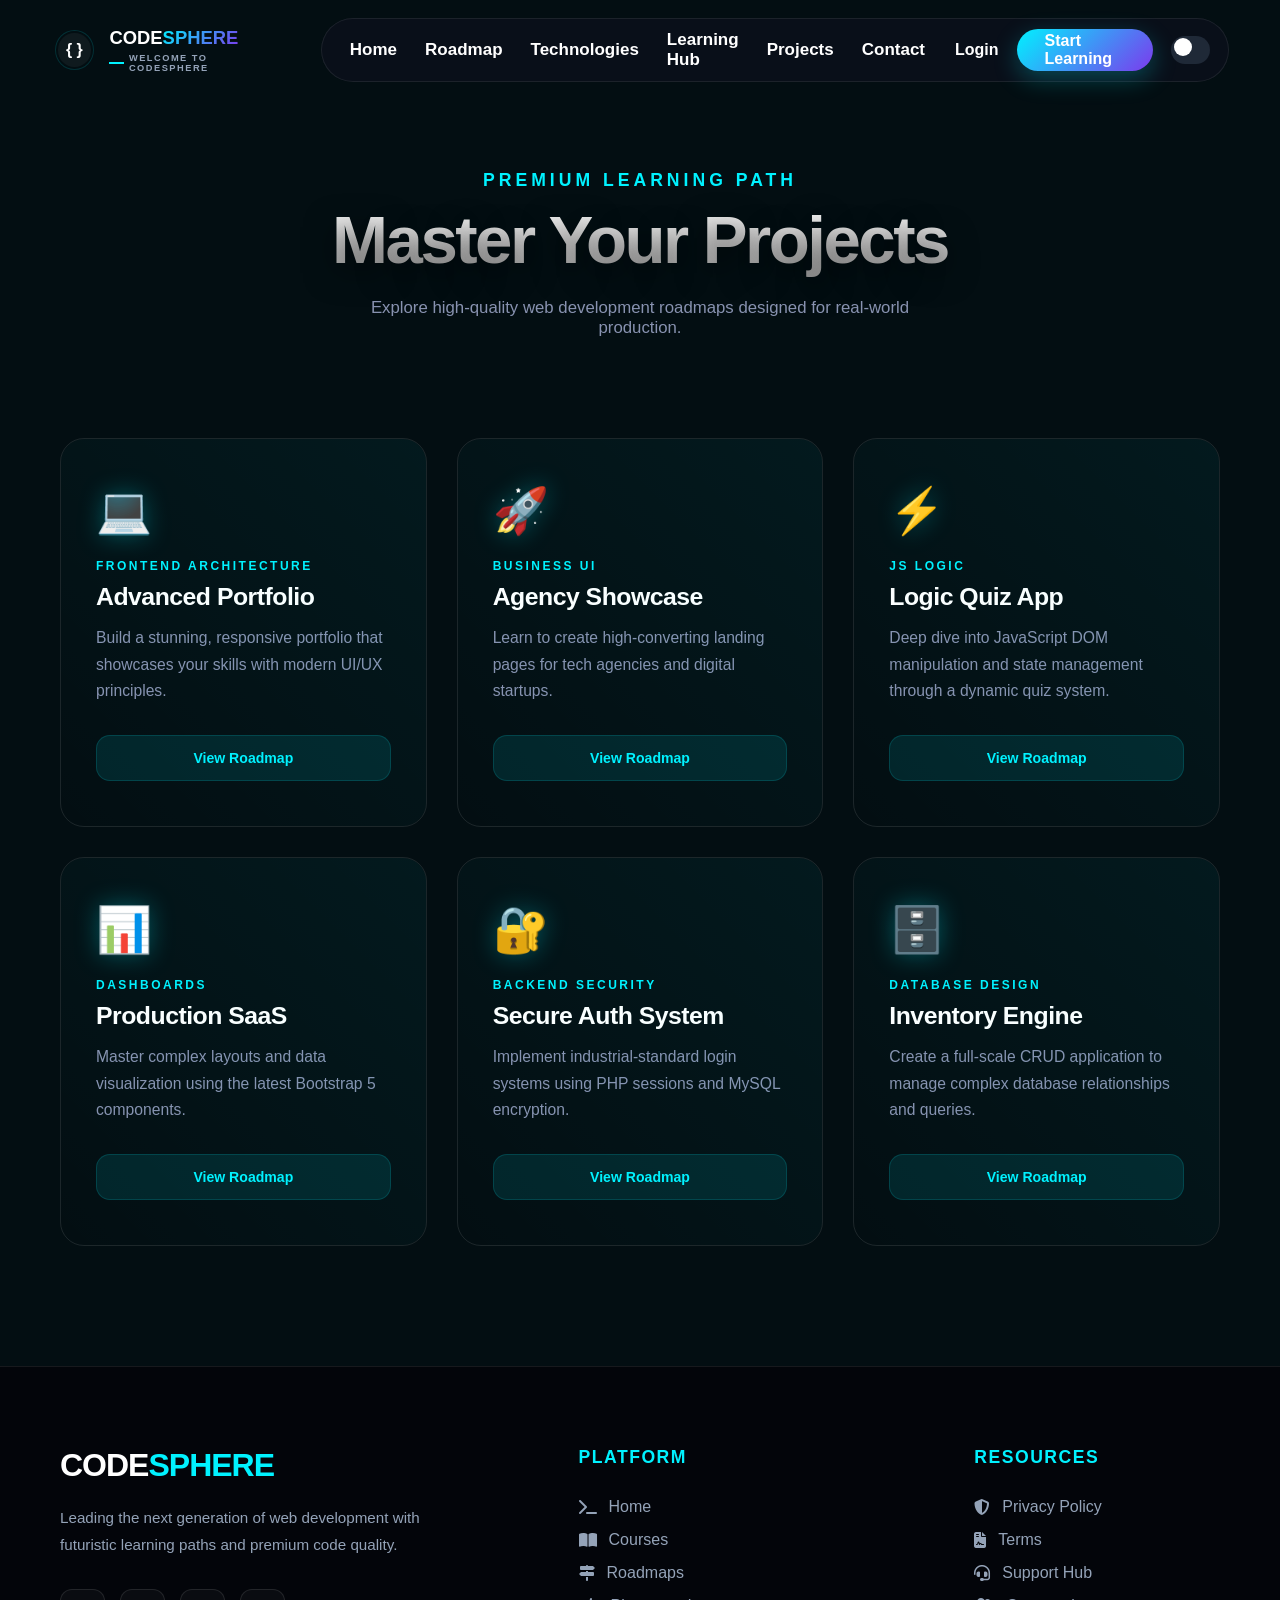
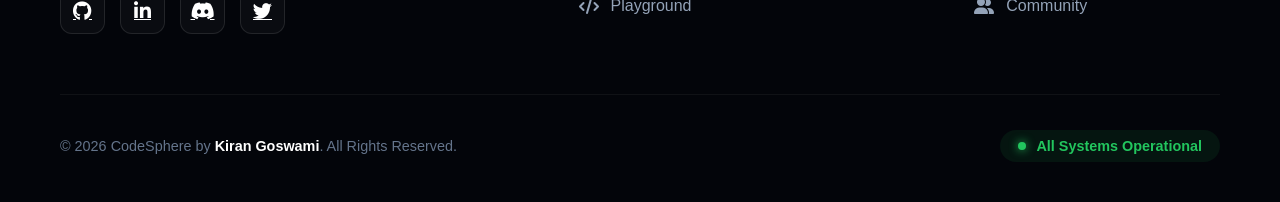
<file: project/index.html>
<!DOCTYPE html>
<html lang="en">
<head>
    <meta charset="UTF-8">
    <meta name="viewport" content="width=device-width, initial-scale=1.0">
    <title>Kiran Goswami | Dev Hub</title>
    <link rel="stylesheet" href="https://cdnjs.cloudflare.com/ajax/libs/font-awesome/6.4.0/css/all.min.css">
    <style>
      
     :root {
    --primary: #00f2ff;
    --secondary: #7c3aed;
    --dark-bg: #030e12; 
    --glass-bg: rgba(13, 17, 28, 0.75);
    --text-white: #ffffff;
    --text-muted: #8892b0;
    --card-border: rgba(255, 255, 255, 0.1);
    --card-dark: #0a0e14;
    --blue-accent: #00f2ff;

    --text-main: #ffffff;
    --text-dim: #8892b0;
    --border: rgba(255, 255, 255, 0.1);
    --accent: #00f2ff;
    --glass: rgba(255, 255, 255, 0.03);
    --footer-bg: #010409;
    --purple: #7c3aed;
    --bg: #030712;
}

body.light-mode {

--dark-bg:#030e12;
    --glass-bg: rgba(255, 255, 255, 0.95);
    --text-white: #0f172a;
    --text-muted: #4d71a4;
    --card-border: rgba(15, 23, 42, 0.1);
    --card-dark: #ffffff;

    /* 👇 Light mode ke liye inhi variables ki values */
    --text-main: #0f172a;
    --text-dim: #475569;
    --border: rgba(15, 23, 42, 0.08);
    --accent: #7c3aed;
    --glass: rgba(15, 23, 42, 0.02);
    --footer-bg: #f1f5f9;
    --purple: #6d28d9;
    --bg: #f8fafc;
}

html, body { max-width: 100%; overflow-x: hidden; margin: 0; padding: 0; }
* { margin: 0; padding: 0; box-sizing: border-box; font-family: 'Plus Jakarta Sans', sans-serif; }

body { background-color: var(--dark-bg); color: var(--text-white); transition: all 0.3s ease; }

/* --- DYNAMIC BACKGROUND --- */
.bg-visuals { position: fixed; top: 0; left: 0; width: 100%; height: 100%; z-index: -1; }
.shape { position: absolute; border-radius: 50%; filter: blur(100px); opacity: 0.15; animation: float 20s infinite alternate; }
.shape-1 { width: 40vw; height: 40vw; background: var(--primary); top: -10%; left: -10%; }
.shape-2 { width: 30vw; height: 30vw; background: var(--secondary); bottom: -10%; right: -10%; }
@keyframes float { 0% { transform: translate(0, 0) scale(1); } 100% { transform: translate(50px, 50px) scale(1.1); } }

/* --- MAIN NAVBAR CONTAINER (Dono elements ko line me lane ke liye) --- */

 .navbar{
    position:fixed;
    top:18px;
    left:0;
    width:100%;
    z-index:9999;
    background:transparent;
    display:flex;
    justify-content:center;
}
.navbar-wrapper{
    width:96%;
    max-width:1650px;
    display:flex;
    align-items:center;
    justify-content:space-between;
}

/* --- 1. LOGO BRAND SECTION --- */
.cs-premium-logo { 
    display: flex;
    align-items: center;
}

.cs-logo-wrap { display: flex; align-items: center; gap: 15px; text-decoration: none !important; }

.cs-visual-orb { 
    position: relative; 
    width: 55px; height: 55px; 
    display: flex; align-items: center; justify-content: center; 
}

.orb-layer-anim { 
    position: absolute; border-radius: 50%; width: 100%; height: 100%; 
    border: 2px solid transparent; animation: slowSpin 6s linear infinite; z-index: 3;
}

.orb-layer-static {
    position: absolute; width: 85%; height: 85%;
    border: 1px solid rgba(0, 242, 255, 0.15); border-radius: 50%; z-index: 2;
}

.orb-icon-box {
    width: 70%; height: 70%; background: rgba(255, 255, 255, 0.05);
    border-radius: 50%; display: flex; align-items: center; justify-content: center;
    z-index: 1; transition: all 0.4s ease;
}

.orb-icon { font-size: 16px; font-weight: 900; color: white; transition: all 0.3s ease; }

/* Logo Hover Custom Animations */
.cs-logo-wrap:hover .orb-icon-box { background: var(--blue-accent); box-shadow: 0 0 20px var(--blue-accent); }
.cs-logo-wrap:hover .orb-icon { color: black !important; }

@keyframes slowSpin {
    0% { transform: rotate(0deg); border-top: 2px solid var(--primary); }
    20% { border-top: 2px solid #ffffff; filter: drop-shadow(0 0 8px #ffffff); }
    40% { border-top: 2px solid var(--primary); filter: none; }
    100% { transform: rotate(360deg); border-top: 2px solid var(--primary); }
}

.cs-text-content { display: flex; flex-direction: column; }
.cs-main-brand{
    color:#ffffff;
}

.cs-tag-line{

    font-size:.62rem;

    margin-top:6px;
}
.cs-gradient-text { background: linear-gradient(135deg, var(--primary), var(--secondary)); -webkit-background-clip: text; -webkit-text-fill-color: transparent; }

.cs-tag-line { font-size: 0.6rem; color: #94a3b8; letter-spacing: 1.5px; text-transform: uppercase; margin-top: 8px; font-weight: 600; display: flex; align-items: center; gap: 5px; }
.tag-line-dash { width: 15px; height: 2px; background: var(--primary); }

/* --- 2. GLASS NAVIGATION BAR CAPSULE --- */
.glass-card-nav{

    flex:1;

    margin-left:35px;

     display:flex;
    align-items:center;

    justify-content:space-between;

    height:64px;

    padding:0 18px 0 28px;

    background:rgba(13,17,28,.75);

    backdrop-filter:blur(25px);

    border:1px solid rgba(255,255,255,.08);

    border-radius:60px;

}
  /* --- ONLY NAVIGATION OVERRIDES (Baqi page ka color change nahi hoga) --- */
/* =======================
   PREMIUM NAVBAR
=======================*/



/* Logo */

.cs-logo-wrap{
    display:flex;
    align-items:center;
    gap:12px;
    text-decoration:none;
}

.cs-visual-orb{
    width:48px;
    height:48px;
}

.cs-main-brand{
    font-size:1.15rem;
    font-weight:800;
}

.cs-tag-line{
    font-size:.58rem;
    margin-top:4px;
}

/* Capsule */
.navbar{
    position:fixed;
    top:18px;
    left:0;
    width:100%;
    z-index:9999;
    display:flex;
    justify-content:center;
    background:transparent;
}

.navbar-wrapper{

    width:92%;
    max-width:1500px;

    display:flex;
    align-items:center;
    justify-content:space-between;

}

.navbar-nav a{
    color:#fff;
    text-decoration:none;
    font-size:18px;
    font-weight:600;
    transition:.3s;
}

.navbar-nav a:hover{
    color:#00f2ff;
}


.navbar-nav{

display:flex;

align-items:center;

gap:28px;

list-style:none;

margin:0;

padding:0;

}

.navbar-nav a{

color:white;

font-size:17px;

font-weight:600;

text-decoration:none;

padding:10px 0;

transition:.3s;

}
.inner-actions{
    display:flex;
    align-items:center;      /* Center vertically */
    justify-content:center;
    gap:18px;
    height:100%;
    margin-left:30px;
}

.inner-actions .nav-link,
.btn-cta{

    display:flex;
    align-items:center;
    justify-content:center;

    height:42px;

}
.btn-cta{
    padding:12px 28px;
    border-radius:50px;
    background:linear-gradient(135deg,#00f2ff,#7c3aed);
    color:#fff;
    text-decoration:none;
    font-weight:700;
    transition:.35s;
    box-shadow:0 8px 25px rgba(0,242,255,.25);
}

.btn-cta:hover{
    transform:translateY(-3px);
    box-shadow:0 15px 35px rgba(124,58,237,.35);
}

/* Premium Mode Switcher Layout matching Image 1 */
.theme-switcher{
    width:52px;
    height:28px;
    background:#1f2937;
    border-radius:50px;
    position:relative;
    cursor:pointer;
    transition:.3s;
   
}

.toggle-ball{
    position:absolute;
    left:4px;
    top:4px;
    width:20px;
    height:20px;
    border-radius:50%;
    background:white;
    display:flex;
    align-items:center;
    justify-content:center;
    transition:.35s;
}

body.light-mode .theme-switcher{
    background:#d1d5db;
}

body.light-mode .toggle-ball{
    transform:translateX(24px);
    background:#111827;
    color:white;
}

.toggle-ball{

    width:18px;

    height:18px;
}

.toggle-ball { 
    position: absolute; 
    top: 2px; 
    left: 3px; 
    width: 18px; 
    height: 18px; 
    background: var(--text-white); 
    border-radius: 50%; 
    display: flex; 
    align-items: center; 
    justify-content: center; 
    font-size: 0.7rem;
    transition: transform 0.3s cubic-bezier(0.4, 0, 0.2, 1); 
}

/* Light mode shift animation */
body.light-mode .toggle-ball { 
    transform: translateX(22px); 
    background: #0f172a; 
    color: rgb(255, 255, 255); 
}
        /* Enhanced Hero Section */
        
        .hero{
    max-width:1200px;
    margin:auto;
    padding-top:170px;
    padding-bottom:60px;
    text-align:center;
}
    

        .hero h1 { 
           font-size: clamp(2.8rem,6vw,4.2rem); /* --- TOP HEADING BADI AUR PREMIUM KI --- */
            font-weight: 900;
            margin-bottom: 20px;
            background: linear-gradient(to bottom, #ffffff, #a1a1a1);
            -webkit-background-clip: text;
            -webkit-text-fill-color: transparent;
            letter-spacing: -2.5px;
            text-shadow: 0 10px 30px rgba(0, 0, 0, 0.5);
        }

        .hero p { 
            color: var(--accent); 
            font-size: 1.1rem; 
            font-weight: 600;
            text-transform: uppercase;
            letter-spacing: 4px;
            margin-bottom: 10px;
        }

        .hero-line {
            color: var(--text-dim);
            max-width: 600px;
            margin: 0 auto;
            font-size: 1.05rem;
        }

        /* Attractive Grid */
        .grid {
            max-width: 1200px; /* Grid width increased to support larger cards */
            margin: 0 auto;
            padding: 40px 20px 120px;
            display: grid;
            grid-template-columns: repeat(auto-fit, minmax(320px, 1fr)); /* Minimum card size scaled up */
            gap: 30px; /* Spacing increased */
        }

        /* --- CARDS ATTRACTIVE AUR BADI KI HAIN --- */
        .card {
            background: var(--card-bg);
            border: 1px solid var(--border);
            border-radius: 24px; /* More rounded luxury corners */
            padding: 45px 35px; /* Spacing inside card expanded */
            transition: all 0.4s cubic-bezier(0.4, 0, 0.2, 1);
            position: relative;
            overflow: hidden;
            display: flex;
            flex-direction: column;
            justify-content: space-between;
            min-height: 380px; /* Height increased slightly */
        }

        .card::before {
            content: '';
            position: absolute; top: 0; left: 0; width: 100%; height: 100%;
            background: linear-gradient(45deg, transparent, rgba(0, 242, 255, 0.05));
            pointer-events: none;
        }

        .card:hover {
            transform: translateY(-12px); /* Higher float effect */
            border-color: var(--accent);
            box-shadow: 0 20px 45px rgba(0, 242, 255, 0.15); /* Soft neon cyan shadow */
            background: rgba(255, 255, 255, 0.06);
        }

        .icon {
            font-size: 2.8rem; margin-bottom: 22px; 
            filter: drop-shadow(0 0 12px rgba(0, 242, 255, 0.3));
            display: inline-block;
        }

        .tag {
            color: var(--accent);
            font-size: 0.75rem;
            font-weight: 700;
            text-transform: uppercase;
            letter-spacing: 2.5px;
            display: block; margin-bottom: 10px;
        }

        .card h3 { 
            margin-bottom: 14px; 
            font-size: 1.55rem; 
            font-weight: 800;
            color: #fff;
            letter-spacing: -0.5px;
        }

        .card p { 
            color: var(--text-dim); 
            font-size: 0.98rem; 
            margin-bottom: 30px;
            line-height: 1.7;
        }

        /* Low Opacity Button */
        .btn {
            display: inline-block;
            padding: 14px 24px;
            background: rgba(0, 242, 255, 0.1); 
            color: var(--accent);
            text-decoration: none;
            border-radius: 14px;
            font-weight: 700;
            font-size: 0.88rem;
            text-align: center;
            border: 1px solid rgba(0, 242, 255, 0.15);
            transition: all 0.3s;
        }

        .card:hover .btn {
            background: var(--accent);
            color: #000;
            opacity: 1;
            box-shadow: 0 5px 15px rgba(0, 242, 255, 0.4);
        }

        /* --- NEW PREMIUM UNIVERSAL FOOTER STYLE --- */
        .main-footer {
            background: #03050a !important;
            border-top: 1px solid rgba(255, 255, 255, 0.08);
            padding: 80px 0 40px 0 !important;
            width: 100% !important;
            position: relative;
            z-index: 10;
            color: #fff;
            text-align: left; /* Reset center text from previous styles */
        }

        .footer-content {
            max-width: 1300px;
            margin: 0 auto;
            padding: 0 60px;
        }

        .footer-grid {
            display: grid !important;
            grid-template-columns: 1.5fr 1fr 1fr !important; 
            gap: 150px !important; /* Elements perfectly spread apart */
            margin-bottom: 60px;
            align-items: start;
        }

        .footer-logo {
            font-size: 2rem;
            font-weight: 800;
            letter-spacing: -1px;
            margin-bottom: 20px;
        }

        .footer-logo span { color: var(--accent); }

        .brand p {
            color: #94a3b8;
            line-height: 1.8;
            max-width: 380px;
            font-size: 0.95rem;
        }

        .footer-section h4 {
            font-size: 1.1rem;
            margin-bottom: 30px;
            font-weight: 700;
            color: var(--accent);
            text-transform: uppercase;
            letter-spacing: 1.5px;
        }

        .footer-section ul { 
            list-style: none !important; 
            padding: 0 !important; 
            margin: 0 !important; 
        }

        .footer-section ul li { margin-bottom: 15px; }

        .footer-section ul li a {
            color: #94a3b8;
            text-decoration: none;
            font-size: 1rem;
            transition: 0.3s cubic-bezier(0.4, 0, 0.2, 1);
            display: flex;
            align-items: center;
            gap: 12px;
        }

        .footer-section ul li a:hover {
            color: var(--accent);
            transform: translateX(8px);
        }

        .footer-socials { display: flex; gap: 15px; margin-top: 30px; }

        .footer-socials a {
            width: 45px;
            height: 45px;
            background: rgba(255, 255, 255, 0.03);
            border: 1px solid rgba(255, 255, 255, 0.1);
            border-radius: 12px;
            display: flex;
            align-items: center;
            justify-content: center;
            color: #fff;
            font-size: 1.2rem;
            transition: 0.3s;
        }

        .footer-socials a:hover {
            background: var(--accent);
            color: #000;
            transform: translateY(-5px);
            box-shadow: 0 10px 25px rgba(0, 242, 255, 0.3);
        }

        .footer-bottom {
            border-top: 1px solid rgba(255, 255, 255, 0.05);
            padding-top: 35px;
            display: flex;
            justify-content: space-between;
            align-items: center;
            color: #64748b;
            font-size: 0.9rem;
        }

        .footer-bottom strong { color: #fff; }

        .system-status {
            display: flex;
            align-items: center;
            gap: 10px;
            background: rgba(34, 197, 94, 0.08);
            padding: 8px 18px;
            border-radius: 50px;
            color: #22c55e;
            font-weight: 600;
        }

        .status-dot {
            width: 8px;
            height: 8px;
            background: #22c55e;
            border-radius: 50%;
            box-shadow: 0 0 10px #22c55e;
        }

        @media (max-width: 1100px) {
            .footer-grid { gap: 60px !important; }
            .footer-content { padding: 0 40px; }
        }

        @media (max-width: 900px) {
            .footer-grid { grid-template-columns: 1fr 1fr !important; gap: 40px !important; }
        }

        @media (max-width: 768px) {
            .footer-grid { grid-template-columns: 1fr !important; text-align: center; gap: 50px !important; }
            .brand p { margin: 0 auto; }
            .footer-socials { justify-content: center; }
            .footer-section ul li a { justify-content: center; }
            .footer-bottom { flex-direction: column; gap: 20px; text-align: center; }
        }
    </style>
</head>
<body>
   

<nav class="navbar">

    <div class="navbar-wrapper">

        <!-- ================= LOGO ================= -->

        <a class="cs-logo-wrap" href="../index.html">

            <div class="cs-visual-orb">

                <div class="orb-layer-anim"></div>

                <div class="orb-layer-static"></div>

                <div class="orb-icon-box">

                    <span class="orb-icon">{ }</span>

                </div>

            </div>

            <div class="cs-text-content">

                <span class="cs-main-brand">
    CODE<span class="cs-gradient-text">SPHERE</span>
</span>

                <div class="cs-tag-line">

                    <div class="tag-line-dash"></div>

                    <span>WELCOME TO CODESPHERE</span>

                </div>

            </div>

        </a>

        <!-- ================= NAVBAR ================= -->

        <div class="glass-card-nav">

            <ul class="navbar-nav">

                <li>
                    <a href="../index.html">Home</a>
                </li>

                <li>
                    <a href="../roadmap/index.html">Roadmap</a>
                </li>

                <li>
                    <a href="../website/index.html">Technologies</a>
                </li>

                <li>
                    <a href="../learning/index.html";">Learning Hub</a>
                </li>

                <li>
                    <a href="./index.html" class="active-hub">
                        Projects
                    </a>
                </li>

                <li>
                    <a href="../contact/index.html">Contact</a>
                </li>

            </ul>

            <!-- ================= RIGHT SIDE ================= -->

            <div class="inner-actions">

                <a href="../login.html" class="nav-link" style="color:white ;text-decoration:none; font-weight:600;">
                    Login
                </a>

                <a href="../learning/index.html" class="btn-cta">
                    Start Learning
                </a>

                 <div class="theme-switcher" id="themeSwitcher">

                    <div class="toggle-ball">

                        <i class="fas fa-moon"></i>

                    </div>

                </div> 

            </div>

        </div>

    </div>

</nav>
    <header class="hero">
        <p>Premium Learning Path</p>
        <h1>Master Your Projects</h1>
        <div class="hero-line">Explore high-quality web development roadmaps designed for real-world production.</div>
    </header>

    <div class="grid">
        <div class="card">
            <div>
                <span class="icon">💻</span>
                <span class="tag">Frontend Architecture</span>
                <h3>Advanced Portfolio</h3>
                <p>Build a stunning, responsive portfolio that showcases your skills with modern UI/UX principles.</p>
            </div>
            <a href="https://www.google.com/search?q=modern+portfolio+development+tutorial" class="btn">View Roadmap</a>
        </div>

        <div class="card">
            <div>
                <span class="icon">🚀</span>
                <span class="tag">Business UI</span>
                <h3>Agency Showcase</h3>
                <p>Learn to create high-converting landing pages for tech agencies and digital startups.</p>
            </div>
            <a href="https://www.google.com/search?q=responsive+agency+website+tutorial" class="btn">View Roadmap</a>
        </div>

        <div class="card">
            <div>
                <span class="icon">⚡</span>
                <span class="tag">JS Logic</span>
                <h3>Logic Quiz App</h3>
                <p>Deep dive into JavaScript DOM manipulation and state management through a dynamic quiz system.</p>
            </div>
            <a href="https://www.google.com/search?q=javascript+quiz+app+tutorial" class="btn">View Roadmap</a>
        </div>

        <div class="card">
            <div>
                <span class="icon">📊</span>
                <span class="tag">Dashboards</span>
                <h3>Production SaaS</h3>
                <p>Master complex layouts and data visualization using the latest Bootstrap 5 components.</p>
            </div>
            <a href="https://www.google.com/search?q=bootstrap+admin+dashboard+tutorial" class="btn">View Roadmap</a>
        </div>

        <div class="card">
            <div>
                <span class="icon">🔐</span>
                <span class="tag">Backend Security</span>
                <h3>Secure Auth System</h3>
                <p>Implement industrial-standard login systems using PHP sessions and MySQL encryption.</p>
            </div>
            <a href="https://www.google.com/search?q=php+mysql+auth+system+tutorial" class="btn">View Roadmap</a>
        </div>

        <div class="card">
            <div>
                <span class="icon">🗄️</span>
                <span class="tag">Database Design</span>
                <h3>Inventory Engine</h3>
                <p>Create a full-scale CRUD application to manage complex database relationships and queries.</p>
            </div>
            <a href="https://www.google.com/search?q=php+mysql+crud+tutorial" class="btn">View Roadmap</a>
        </div>
    </div>

    <footer class="main-footer">
        <div class="footer-content">
            <div class="footer-grid">
                <div class="footer-section brand">
                    <div class="footer-logo">CODE<span>SPHERE</span></div>
                    <p>Leading the next generation of web development with futuristic learning paths and premium code quality.</p>
                    <div class="footer-socials">
                        <a href="#" title="GitHub"><i class="fab fa-github"></i></a>
                        <a href="#" title="LinkedIn"><i class="fab fa-linkedin-in"></i></a>
                        <a href="#" title="Discord"><i class="fab fa-discord"></i></a>
                        <a href="#" title="Twitter"><i class="fab fa-twitter"></i></a>
                    </div>
                </div>

                <div class="footer-section links">
                    <h4>Platform</h4>
                    <ul>
                        <li><a href="#"><i class="fas fa-terminal"></i> Home</a></li>
                        <li><a href="#"><i class="fas fa-book-open"></i> Courses</a></li>
                        <li><a href="#"><i class="fas fa-map-signs"></i> Roadmaps</a></li>
                        <li><a href="#"><i class="fas fa-code"></i> Playground</a></li>
                    </ul>
                </div>

                <div class="footer-section links">
                    <h4>Resources</h4>
                    <ul>
                        <li><a href="#"><i class="fas fa-shield-alt"></i> Privacy Policy</a></li>
                        <li><a href="#"><i class="fas fa-file-contract"></i> Terms</a></li>
                        <li><a href="#"><i class="fas fa-headset"></i> Support Hub</a></li>
                        <li><a href="#"><i class="fas fa-user-friends"></i> Community</a></li>
                    </ul>
                </div>
            </div>

            <div class="footer-bottom">
                <div class="copyright">
                    &copy; 2026 <span>CodeSphere</span> by <strong>Kiran Goswami</strong>. All Rights Reserved.
                </div>
                <div class="system-status">
                    <span class="status-dot"></span> All Systems Operational
                </div>
            </div>
        </div>
    </footer>
     <script>
        

const switcher=document.getElementById("themeSwitcher");

switcher.onclick=function(){

document.body.classList.toggle("light-mode");

localStorage.setItem(
"theme",
document.body.classList.contains("light-mode")
?"light":"dark"
);

};

if(localStorage.getItem("theme")=="light"){

document.body.classList.add("light-mode");

}

</script>
     </script>

</body>
</html>
</file>
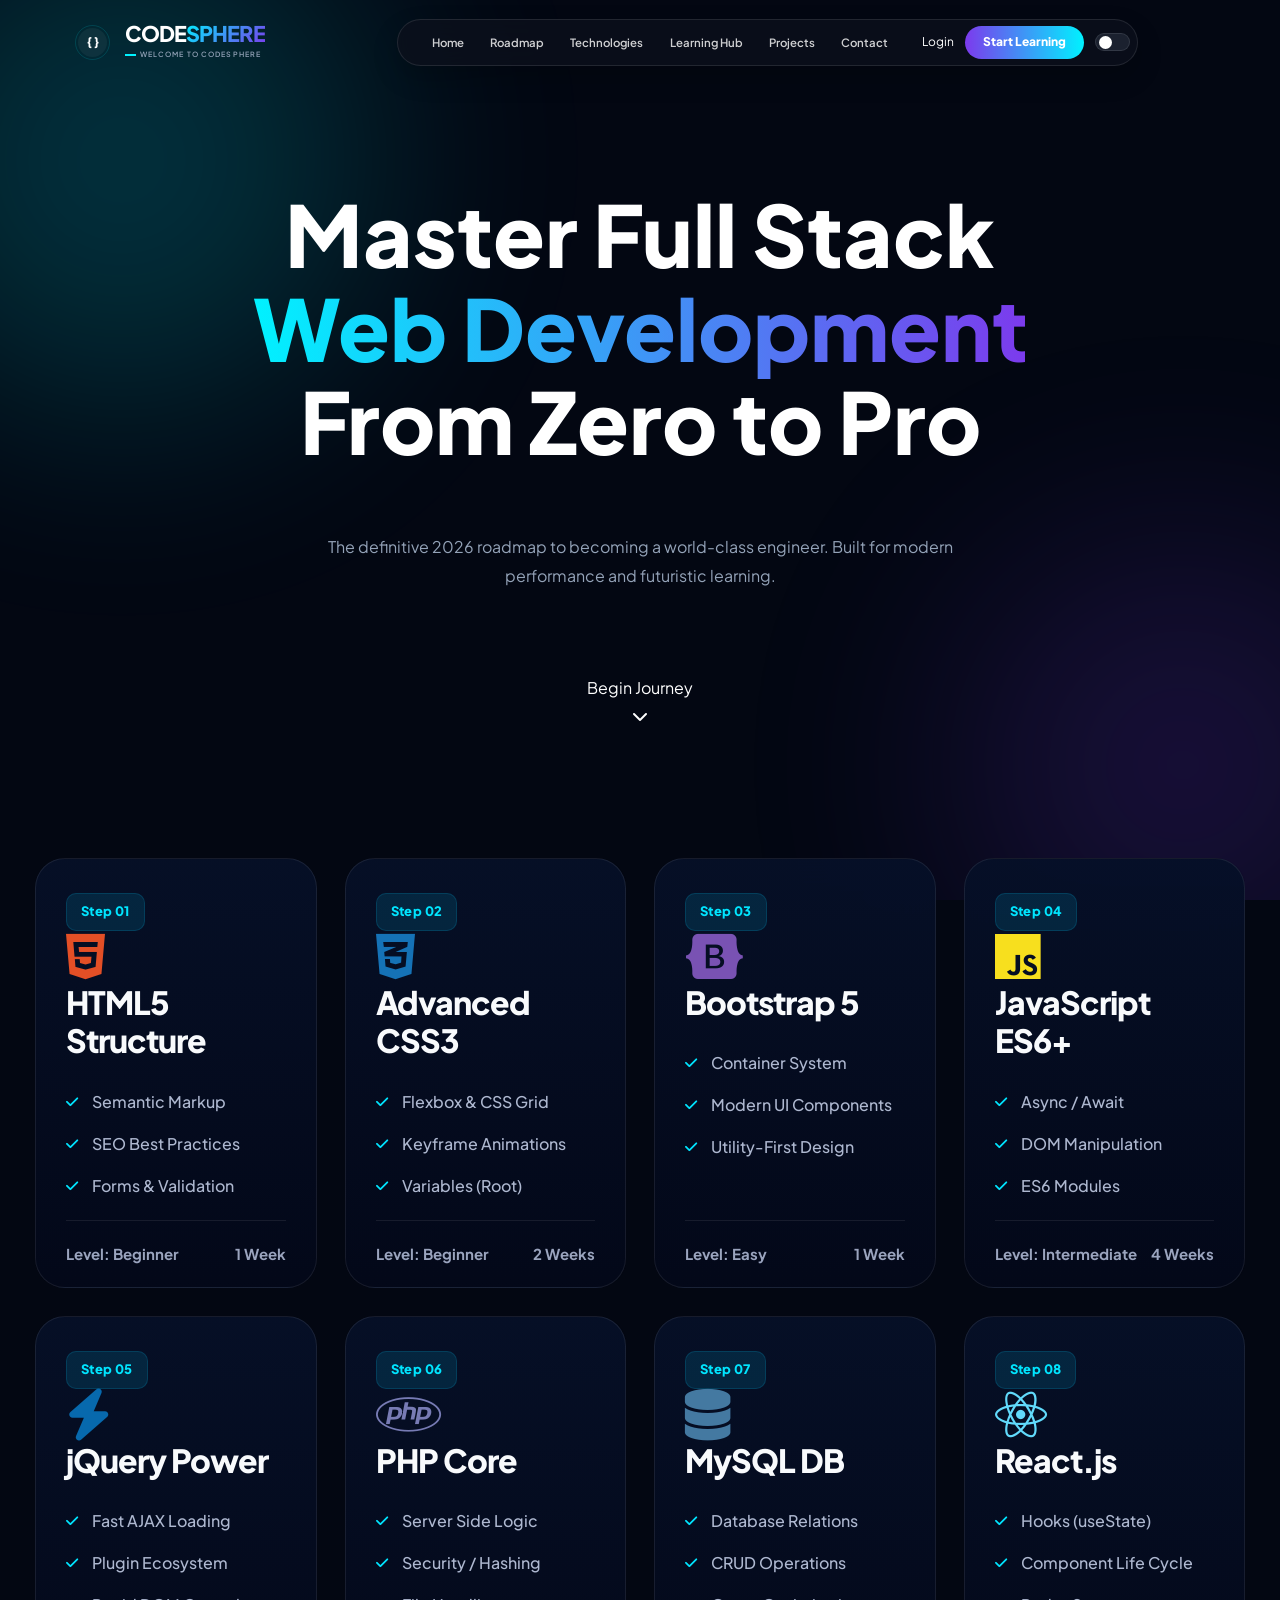
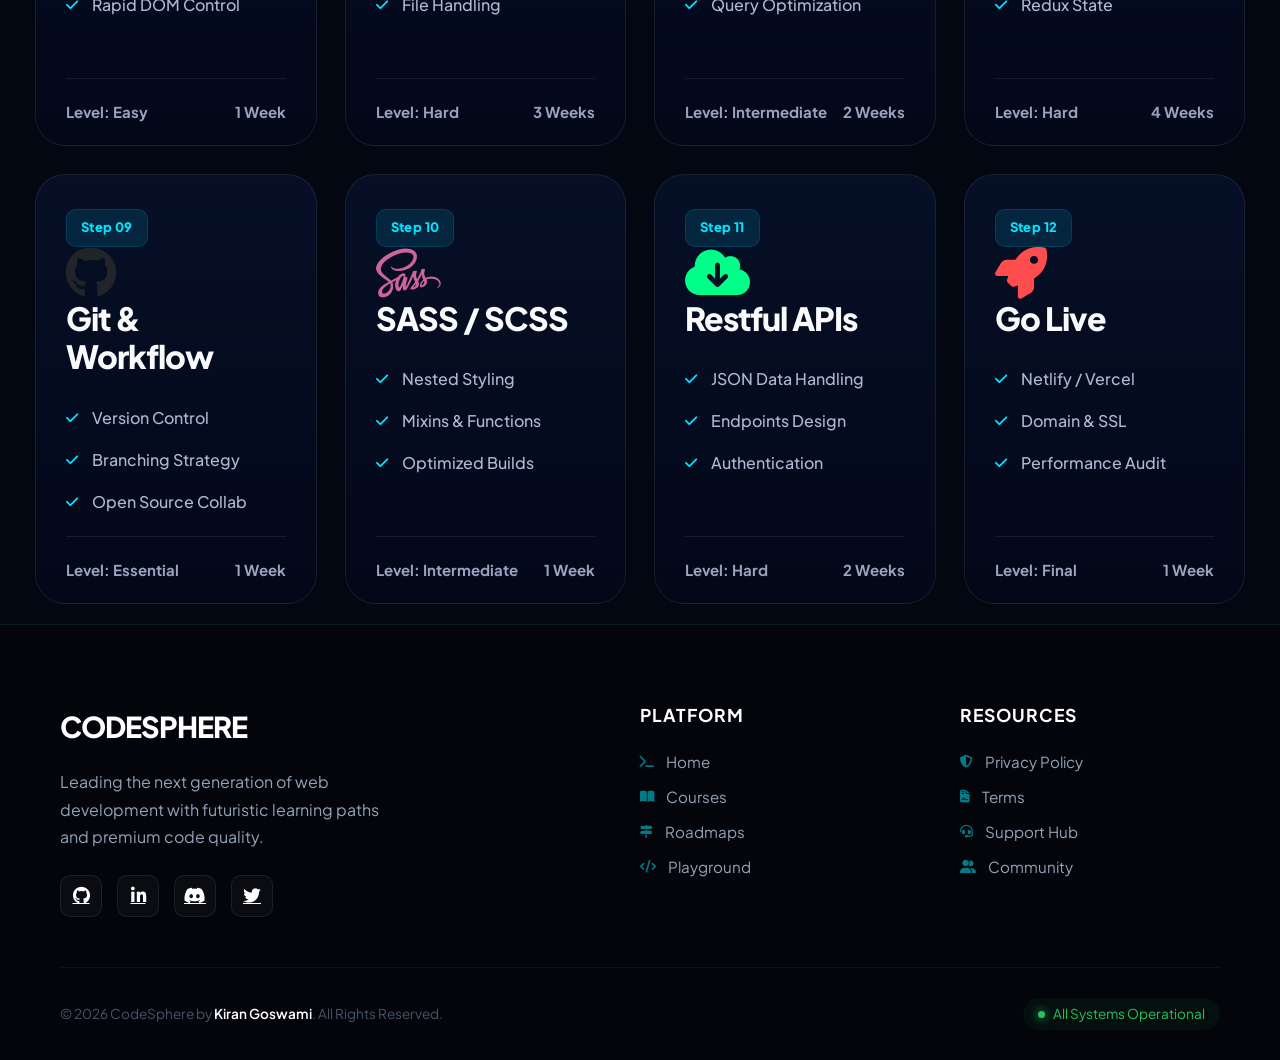
<file: roadmap/index.html>
<!DOCTYPE html>
<html lang="en">
<head>
<meta charset="UTF-8" />
<meta name="viewport" content="width=device-width, initial-scale=1.0"/>

<title>CodeSphere Elite | Zero to Pro 2026</title>

<!-- GOOGLE FONT -->
<link href="https://fonts.googleapis.com/css2?family=Plus+Jakarta+Sans:wght@300;400;500;600;700;800&display=swap" rel="stylesheet"/>

<!-- FONT AWESOME -->
<link rel="stylesheet" href="https://cdnjs.cloudflare.com/ajax/libs/font-awesome/6.5.1/css/all.min.css"/>

<!-- BOOTSTRAP -->
<link href="https://cdn.jsdelivr.net/npm/bootstrap@5.3.3/dist/css/bootstrap.min.css" rel="stylesheet"/>

<!-- AOS -->
<link href="https://unpkg.com/aos@2.3.1/dist/aos.css" rel="stylesheet"/>

<style>


:root{
    --primary:#00cfff;
    --secondary:#8b5cf6;
    --bg-body:#030712;
    --card-bg:rgba(15,23,42,0.7);
    --border:rgba(255,255,255,0.1);
    --text-main:#ffffff;
    --text-gray:#94a3b8;
    --nav-bg:rgba(10,15,35,0.8);
    --glass-bg:rgba(13,17,28,0.75);
}

[data-theme="light"]{
    --primary:#d946ef;
    --secondary:#8b5cf6;
    --bg-body:#f8fafc;
    --card-bg:rgba(255,255,255,0.9);
    --border:rgba(0,0,0,0.1);
    --text-main:#0f172a;
    --text-gray:#475569;
    --nav-bg:rgba(255,255,255,0.95);
    --glass-bg:rgba(255,255,255,0.85);
}

*{
    margin:0;
    padding:0;
    box-sizing:border-box;
    font-family:'Plus Jakarta Sans',sans-serif;
}

html,
body{
    overflow-x:hidden;
    scroll-behavior:smooth;
    width: 100%; /* SCROLL FIX */
}

body{
    background:var(--bg-body);
    color:var(--text-main);
    transition:.3s ease;
}

/* 
   MAGIC FIX: EXACT 75% BROWSER ZOOM SIMULATION 
   This guarantees 100% matching aesthetics and spacing 
*/
@media (min-width: 992px) {
    .page-scaler {
        zoom: 0.75; 
        transform-origin: top center;
    }
}

/* =========================
BACKGROUND BLOBS
========================= */

.bg-blobs{
    position:fixed;
    inset:0;
    z-index:-1;
    overflow:hidden;
}

.blob{
    position:absolute;
    border-radius:50%;
    filter:blur(120px);
    opacity:.18;
    animation:move 15s infinite alternate;
}

.blob-1{
    width:500px;
    height:500px;
    background:var(--primary);
    top:-10%;
    left:-10%;
}

.blob-2{
    width:450px;
    height:450px;
    background:var(--secondary);
    bottom:-10%;
    right:-10%;
}

@keyframes move{
    from{
        transform:translate(0,0);
    }
    to{
        transform:translate(50px,50px);
    }
}

/* =========================
NAVBAR
========================= */
 :root {
            --primary: #00f2ff;
            --secondary: #7c3aed;
            --dark-bg: #030712; /* Wahi purana dark mode color */
            --glass-bg: rgba(13, 17, 28, 0.75);
            --text-white: #ffffff;
            --card-border: rgba(255, 255, 255, 0.1);
            --blue-accent: #00f2ff; 
        }

        body.light-mode {
            --dark-bg: #f8fafc;
            --glass-bg: rgba(255, 255, 255, 0.95);
            --text-white: #0f172a;
            --card-border: rgba(15, 23, 42, 0.1);
        }

        body {
            background-color: var(--dark-bg);
            font-family: 'Inter', sans-serif;
            color: var(--text-white);
            margin: 0;
            transition: all 0.3s ease;
        }

        .navbar { margin-top: 15px; padding: 10px 0; }

        /* --- LOGO SECTION (AS PER IMAGE) --- */
        .cs-premium-logo { margin-left: 5%; }
        .cs-logo-wrap { display: flex; align-items: center; gap: 15px; text-decoration: none !important; }
        
        .cs-visual-orb { 
            position: relative; 
            width: 55px; height: 55px; 
            display: flex; align-items: center; justify-content: center; 
        }

        /* 1. Outer Animation Circle (Slow & Color Pulse) */
        .orb-layer-anim { 
            position: absolute; 
            border-radius: 50%; 
            width: 100%; height: 100%; 
            border: 2px solid transparent;
            animation: slowSpin 6s linear infinite; 
            z-index: 3;
        }

        /* 2. Static Middle Circle */
        .orb-layer-static {
            position: absolute;
            width: 85%; height: 85%;
            border: 1px solid rgba(0, 242, 255, 0.15);
            border-radius: 50%;
            z-index: 2;
        }
        
        /* 3. Inner Box with {} */
        .orb-icon-box {
            width: 70%; height: 70%;
            background: rgba(255, 255, 255, 0.05);
            border-radius: 50%;
            display: flex; align-items: center; justify-content: center;
            z-index: 1;
            transition: all 0.4s ease;
        }

        .orb-icon { 
            font-size: 16px; 
            font-weight: 900; 
            color: white; 
            transition: all 0.3s ease; 
        }
        
        /* Hover: Brackets become BLACK and background glows BLUE */
        .cs-logo-wrap:hover .orb-icon-box {
            background: var(--blue-accent);
            box-shadow: 0 0 20px var(--blue-accent);
        }

        .cs-logo-wrap:hover .orb-icon {
            color: black !important;
        }

        /* Animation: Slow spin with white light pulse at the top */
        @keyframes slowSpin {
            0% { transform: rotate(0deg); border-top: 2px solid var(--primary); }
            20% { border-top: 2px solid #ffffff; filter: drop-shadow(0 0 8px #ffffff); }
            40% { border-top: 2px solid var(--primary); filter: none; }
            100% { transform: rotate(360deg); border-top: 2px solid var(--primary); }
        }

        /* Brand Text */
        .cs-text-content { display: flex; flex-direction: column; }
        .cs-main-brand { 
            font-size: 1.8rem; 
            font-weight: 900; 
            color: var(--text-white); 
            letter-spacing: -1.2px; 
            line-height: 0.9; 
        }
        .cs-gradient-text { background: linear-gradient(135deg, var(--primary), var(--secondary)); -webkit-background-clip: text; -webkit-text-fill-color: transparent; }
        
        .cs-tag-line { 
            font-size: 0.6rem; 
            color: #94a3b8; 
            letter-spacing: 1.5px; 
            text-transform: uppercase; 
            margin-top: 8px; 
            font-weight: 600;
            display: flex;
            align-items: center;
            gap: 5px;
        }
        .tag-line-dash { width: 15px; height: 2px; background: var(--primary); }

        /* --- GLASS CARD NAVIGATION --- */
        .glass-card-nav {
            background: var(--glass-bg);
            backdrop-filter: blur(25px);
            border-radius: 100px;
            border: 1px solid var(--card-border);
            padding: 8px 10px 8px 30px;
            display: flex;
            align-items: center;
            box-shadow: 0 15px 35px rgba(0,0,0,0.2);
        }

        .navbar-nav { gap: 5px; }
        .nav-link { color: var(--text-white) !important; font-size: 0.95rem; font-weight: 600; padding: 10px 15px !important; opacity: 0.8; }
        .nav-link:hover { opacity: 1; color: var(--primary) !important; }

        .active-hub {
            background: rgba(124, 58, 237, 0.1) !important;
            border: 1px solid rgba(124, 58, 237, 0.2) !important;
            border-radius: 50px;
            color: var(--text-white) !important;
            display: flex; align-items: center; gap: 8px; padding: 8px 20px !important;
        }
        .nav-dot { width: 6px; height: 6px; background: var(--secondary); border-radius: 50%; }

        .inner-actions { display: flex; align-items: center; gap: 15px; margin-left: 30px; }
        .btn-cta {
            background: linear-gradient(90deg, var(--secondary), var(--primary));
            color: #fff !important;
            padding: 10px 24px;
            border-radius: 50px;
            font-weight: 800;
            text-decoration: none !important;
        }

        .theme-switcher { width: 46px; height: 24px; background: rgba(100, 116, 139, 0.2); border-radius: 50px; position: relative; cursor: pointer; border: 1px solid var(--card-border); }
        .toggle-ball { position: absolute; top: 2px; left: 3px; width: 18px; height: 18px; background: var(--text-white); border-radius: 50%; display: flex; align-items: center; justify-content: center; transition: 0.3s ease; }
        body.light-mode .toggle-ball { transform: translateX(22px); }

       @media (max-width: 991px) {
    /* Is se white background remove ho jayega */
    .navbar-collapse {
        background: transparent !important; /* Background khatam karne ke liye */
        border: none !important;           /* Border khatam karne ke liye */
        box-shadow: none !important;       /* Shadow khatam karne ke liye */
        backdrop-filter: none !important;  /* Blur effect khatam karne ke liye */
        padding: 10px 0;
    }

    /* Agar aap chahte hain ke sirf menu items ke gird glass effect ho */
    .glass-card-nav {
        background: var(--glass-bg); /* Sirf navigation links wali card ka background rahay */
        backdrop-filter: blur(20px);
        border-radius: 25px;
        padding: 20px;
        border: 1px solid var(--card-border);
        width: 100%;
        display: flex;
        flex-direction: column;
        align-items: flex-start;
    }

    /* Buttons aur links ko mobile par adjust karne ke liye */
    .inner-actions {
        margin-left: 0;
        margin-top: 15px;
        width: 100%;
        justify-content: flex-start;
    }
}
    /* Hero Section */
    .hero{
      display:flex;
      justify-content:space-between;
      align-items:center;
      min-height:100vh;
      padding:60px 8%;
      gap:40px;
    }

/* =========================
HERO
========================= */

.hero{
    min-height:85vh;
    display:flex;
    flex-direction:column;
    justify-content:center;
    align-items:center;
    text-align:center;
    padding:40px 20px;
}

.hero h1{
    font-size:clamp(40px,7vw,85px);
    font-weight:900;
    line-height:1.1;
    margin-bottom:25px;
}

.hero h1 span{
    background:linear-gradient(90deg,var(--primary),var(--secondary));
    -webkit-background-clip:text;
    -webkit-text-fill-color:transparent;
}

.hero p{
    max-width:700px;
    color:var(--text-gray);
    font-size:16px;
    line-height:1.8;
}

.scroll-down{
    margin-top:30px;
    text-decoration:none;
    color:var(--text-main);
    display:flex;
    flex-direction:column;
    gap:8px;
    animation:bounce 2s infinite;
}

@keyframes bounce{
    50%{
        transform:translateY(-10px);
    }
}

/* =========================
ROADMAP
========================= */

.roadmap-container{
    max-width:1250px;
    margin:auto;
    padding:20px;
}
/* =========================
   PREMIUM CARD STYLING FIX
   OLD CARD CSS KO REPLACE KRO
========================= */

.roadmap-grid {
    display: grid;
    grid-template-columns: repeat(auto-fit, minmax(280px, 1fr));
    gap: 28px;
    align-items: stretch;
}

.card {
    position: relative;
    background: linear-gradient(
        180deg,
        rgba(6, 16, 40, 0.95),
        rgba(3, 8, 25, 0.98)
    );

    border: 1px solid rgba(255,255,255,0.08);
    border-radius: 30px;

    padding: 34px 30px 22px;

    min-height: 430px;

    overflow: hidden;

    display: flex;
    flex-direction: column;
    justify-content: space-between;

    transition: all 0.45s ease;

    backdrop-filter: blur(20px);
}

/* TOP GLOW */
.card::before{
    content: "";
    position: absolute;
    inset: 0;
    background:
    linear-gradient(
        135deg,
        rgba(0,255,255,0.08),
        transparent,
        rgba(139,92,246,0.08)
    );

    opacity: 0;
    transition: 0.5s ease;
}

.card:hover::before{
    opacity: 1;
}

/* HOVER EFFECT */
.card:hover{
    transform: translateY(-12px);
    border-color: rgba(0,255,255,0.25);

    box-shadow:
    0 20px 40px rgba(0,0,0,0.35),
    0 0 35px rgba(0,255,255,0.10);
}

/* =========================
   STEP + ICON ROW
========================= */

.card-head{
    display: flex;
    flex-direction: column;
    height: 100%;
}

.card-top{
    display: flex;
    align-items: center;
    justify-content: space-between;

    margin-bottom: 22px;
}

/* STEP TAG */
.card-head span{
    display: inline-flex;
    align-items: center;
    justify-content: center;

    width: fit-content;

    padding: 8px 14px;

    background: rgba(0,207,255,0.12);

    border: 1px solid rgba(0,207,255,0.15);

    border-radius: 10px;

    color: #00e5ff;

    font-size: 13px;
    font-weight: 800;

    letter-spacing: 0.4px;
}

/* ICON */
.card-icon{
    font-size: 52px;
    margin: 0;

    transition: 0.4s ease;
}

.card:hover .card-icon{
    transform: scale(1.1);
}

/* =========================
   HEADING FIX
========================= */

.card h3{
    font-size: 2rem;
    font-weight: 800;

    line-height: 1.2;

    margin-bottom: 30px;

    color: #f8fafc;

    letter-spacing: -1px;
}

/* =========================
   LIST STYLING
========================= */

.topics{
    list-style: none;
    padding: 0;
    margin: 0;
}

.topics li{
    display: flex;
    align-items: center;
    gap: 14px;

    margin-bottom: 18px;

    color: #aeb8d0;

    font-size: 1rem;
    font-weight: 500;
}

.topics li i{
    color: #00e5ff;
    font-size: 14px;
}

/* =========================
   FOOTER FIX
========================= */

.card-foot{
    margin-top: auto;

    border-top: 1px solid rgba(255,255,255,0.08);

    padding-top: 22px;

    display: flex;
    align-items: center;
    justify-content: space-between;

    color: #9aa4be;

    font-size: 15px;
    font-weight: 700;
}

/* =========================
   MOBILE RESPONSIVE
========================= */

@media(max-width:768px){

    .roadmap-grid{
        grid-template-columns: 1fr;
        gap: 22px;
    }

    .card{
        min-height: auto;
        padding: 28px 24px 22px;
    }

    .card h3{
        font-size: 1.8rem;
    }

    .card-icon{
        font-size: 46px;
    }

    .topics li{
        font-size: 15px;
    }

    .card-foot{
        font-size: 14px;
    }
}

@media(max-width:480px){

    .card{
        border-radius: 24px;
        padding: 25px 20px;
    }

    .card-top{
        margin-bottom: 18px;
    }

    .card-head span{
        font-size: 12px;
        padding: 7px 12px;
    }

    .card h3{
        font-size: 1.6rem;
        margin-bottom: 25px;
    }

    .topics li{
        font-size: 14px;
        gap: 12px;
    }

    .card-icon{
        font-size: 42px;
    }
}
/* =========================
FOOTER
========================= */

       /* --- FOOTER CSS --- */
.main-footer {
    background: #03050a;
    position: relative;
    padding: 80px 0 30px;
    border-top: 1px solid rgba(0, 242, 255, 0.1);
    color: #fff;
    font-family: 'Plus Jakarta Sans', sans-serif;
}

.footer-content {
    max-width: 1200px;
    margin: 0 auto;
    padding: 0 20px;
    position: relative;
    z-index: 2;
}

.footer-grid {
    display: grid;
    grid-template-columns: 2fr 1fr 1fr;
    gap: 60px;
    margin-bottom: 50px;
}

/* Logo & Brand */
.footer-logo {
    font-size: 1.8rem;
    font-weight: 800;
    letter-spacing: -1px;
    margin-bottom: 20px;
}

.footer-logo span { color: var(--accent); }

.brand p {
    color: #94a3b8;
    line-height: 1.7;
    max-width: 350px;
}

/* Links & Icons */
.footer-section h4 {
    font-size: 1.1rem;
    margin-bottom: 25px;
    font-weight: 700;
    color: var(--accent);
    text-transform: uppercase;
    letter-spacing: 1px;
}

.footer-section ul { list-style: none; padding: 0; }
.footer-section ul li { margin-bottom: 12px; }

.footer-section ul li a {
    color: #94a3b8;
    text-decoration: none;
    font-size: 0.95rem;
    transition: 0.3s;
    display: flex;
    align-items: center;
    gap: 12px;
}

.footer-section ul li a i {
    font-size: 0.8rem;
    color: rgba(0, 242, 255, 0.5);
}

.footer-section ul li a:hover {
    color: var(--accent);
    transform: translateX(5px);
}

/* Social Buttons */
.footer-socials { display: flex; gap: 15px; margin-top: 25px; }

.footer-socials a {
    width: 42px;
    height: 42px;
    background: rgba(255, 255, 255, 0.03);
    border: 1px solid rgba(255, 255, 255, 0.08);
    border-radius: 10px;
    display: flex;
    align-items: center;
    justify-content: center;
    color: #fff;
    font-size: 1.1rem;
    transition: 0.3s;
}

.footer-socials a:hover {
    background: var(--accent);
    color: #fff;
    transform: translateY(-5px);
    box-shadow: 0 10px 20px rgba(0, 242, 255, 0.3);
}

/* Bottom Bar */
.footer-bottom {
    border-top: 1px solid rgba(255, 255, 255, 0.05);
    padding-top: 30px;
    display: flex;
    justify-content: space-between;
    align-items: center;
    color: #475569;
    font-size: 0.85rem;
}

.footer-bottom strong { color: #fff; font-weight: 600; }

.system-status {
    display: flex;
    align-items: center;
    gap: 8px;
    background: rgba(34, 197, 94, 0.05);
    padding: 6px 15px;
    border-radius: 20px;
    color: #22c55e;
}

.status-dot {
    width: 7px;
    height: 7px;
    background: #22c55e;
    border-radius: 50%;
    box-shadow: 0 0 10px #22c55e;
}

/* Mobile Responsive */
@media (max-width: 768px) {
    .footer-grid { grid-template-columns: 1fr; gap: 40px; text-align: center; }
    .brand p { margin: 0 auto; }
    .footer-socials { justify-content: center; }
    .footer-section ul li a { justify-content: center; }
    .footer-bottom { flex-direction: column; gap: 20px; text-align: center; }
}

@media(max-width:768px){

    .hero{
        min-height:auto;
        padding:100px 15px 50px;
    }

    .hero p{
        font-size:14px;
    }

    .card{
        min-height:auto;
    }

    .cs-main-brand{
        font-size:1.4rem;
    }

}

@media(max-width:480px){

    .hero h1{
        font-size:32px;
    }

    .glass-card-nav{
        padding:18px;
    }

    .btn-cta{
        padding:12px 16px;
    }

}

</style>
</head>

<body data-theme="dark">

<!-- BACKGROUND -->
<div class="bg-blobs">
    <div class="blob blob-1"></div>
    <div class="blob blob-2"></div>
</div>

<div class="page-scaler">

<!-- =========================================
     PREMIUM LOGO
========================================= -->
  
    <nav class="navbar navbar-expand-lg">
        <div class="container-fluid">
            <div class="cs-premium-logo">
                <a href="#" class="cs-logo-wrap">
                    <div class="cs-visual-orb">
                        <div class="orb-layer-anim"></div>
                        <div class="orb-layer-static"></div>
                        <div class="orb-icon-box">
                            <div class="orb-icon">{ }</div>
                        </div>
                    </div>
                    <div class="cs-text-content">
                        <div class="cs-main-brand">CODE<span class="cs-gradient-text">SPHERE</span></div>
                        <div class="cs-tag-line d-none d-sm-flex">
                            <div class="tag-line-dash"></div> WELCOME TO CODESPHERE
                        </div>
                    </div>
                </a>
            </div>

            <button class="navbar-toggler" type="button" data-bs-toggle="collapse" data-bs-target="#mainNav">
                <i class="fas fa-bars-staggered text-white"></i>
            </button>

            <div class="collapse navbar-collapse justify-content-center" id="mainNav">
                <div class="glass-card-nav">
                    <ul class="navbar-nav">
    <li class="nav-item"><a class="nav-link" href="../index.html">Home</a></li>
    <li class="nav-item"><a class="nav-link" href="../roadmap/index.html">Roadmap</a></li>
    <li class="nav-item"><a class="nav-link" href="../website/index.html">Technologies</a></li>
    <li class="nav-item"><a class="nav-link" href="../learning/index.html">Learning Hub</a></li>
    <li class="nav-item"><a class="nav-link" href="../project/index.html">Projects</a></li>
    <li class="nav-item"><a class="nav-link" href="../contact/index.html">Contact</a></li>
</ul>
                    <div class="inner-actions">
                        <a href="../login.html" class="action-login" style="color: white;text-decoration: none;">Login</a>
                        <a href="../learning/index.html" class="btn-cta">Start Learning</a>
                        <div class="theme-switcher" id="themeToggle">
                            <div class="toggle-ball"><i id="icon" class="fas fa-moon"></i></div>
                        </div>
                    </div>
                </div>
                    </div>
                </div>
            </div>
        </div>
    </nav>


<!-- HERO -->
<section class="hero" data-aos="fade-down">

<h1>
Master Full Stack <br>
<span>Web Development</span><br>
From Zero to Pro
</h1>

<p>
The definitive 2026 roadmap to becoming a world-class engineer.
Built for modern performance and futuristic learning.
</p>

<a href="#roadmap" class="scroll-down">
<span>Begin Journey</span>
<i class="fas fa-chevron-down"></i>
</a>

</section>


<main class="roadmap-container" id="roadmap">

<div class="roadmap-grid">

    <!-- 1 HTML -->
    <div class="card" id="html" data-aos="fade-up">
        <div class="card-head">
            <span>Step 01</span>

            <i class="fa-brands fa-html5 card-icon" style="color:#e34f26;"></i>

            <h3>HTML5 Structure</h3>

            <ul class="topics">
                <li><i class="fa-solid fa-check"></i> Semantic Markup</li>
                <li><i class="fa-solid fa-check"></i> SEO Best Practices</li>
                <li><i class="fa-solid fa-check"></i> Forms & Validation</li>
            </ul>
        </div>

        <div class="card-foot">
            <span>Level: Beginner</span>
            <span>1 Week</span>
        </div>
    </div>

    <!-- 2 CSS -->
    <div class="card" id="css" data-aos="fade-up" data-aos-delay="50">
        <div class="card-head">
            <span>Step 02</span>

            <i class="fa-brands fa-css3-alt card-icon" style="color:#1572b6;"></i>

            <h3>Advanced CSS3</h3>

            <ul class="topics">
                <li><i class="fa-solid fa-check"></i> Flexbox & CSS Grid</li>
                <li><i class="fa-solid fa-check"></i> Keyframe Animations</li>
                <li><i class="fa-solid fa-check"></i> Variables (Root)</li>
            </ul>
        </div>

        <div class="card-foot">
            <span>Level: Beginner</span>
            <span>2 Weeks</span>
        </div>
    </div>

    <!-- 3 Bootstrap -->
    <div class="card" id="bootstrap" data-aos="fade-up" data-aos-delay="100">
        <div class="card-head">

            <span>Step 03</span>

            <i class="fa-brands fa-bootstrap card-icon" style="color:#7952b3;"></i>

            <h3>Bootstrap 5</h3>

            <ul class="topics">
                <li><i class="fa-solid fa-check"></i> Container System</li>
                <li><i class="fa-solid fa-check"></i> Modern UI Components</li>
                <li><i class="fa-solid fa-check"></i> Utility-First Design</li>
            </ul>

        </div>

        <div class="card-foot">
            <span>Level: Easy</span>
            <span>1 Week</span>
        </div>
    </div>

    <!-- 4 JavaScript -->
    <div class="card" id="js" data-aos="fade-up">
        <div class="card-head">

            <span>Step 04</span>

            <i class="fa-brands fa-js card-icon" style="color:#f7df1e;"></i>

            <h3>JavaScript ES6+</h3>

            <ul class="topics">
                <li><i class="fa-solid fa-check"></i> Async / Await</li>
                <li><i class="fa-solid fa-check"></i> DOM Manipulation</li>
                <li><i class="fa-solid fa-check"></i> ES6 Modules</li>
            </ul>

        </div>

        <div class="card-foot">
            <span>Level: Intermediate</span>
            <span>4 Weeks</span>
        </div>
    </div>

    <!-- 5 jQuery -->
    <div class="card" id="jquery" data-aos="fade-up" data-aos-delay="50">
        <div class="card-head">

            <span>Step 05</span>

            <i class="fa-solid fa-bolt card-icon" style="color:#0769ad;"></i>

            <h3>jQuery Power</h3>

            <ul class="topics">
                <li><i class="fa-solid fa-check"></i> Fast AJAX Loading</li>
                <li><i class="fa-solid fa-check"></i> Plugin Ecosystem</li>
                <li><i class="fa-solid fa-check"></i> Rapid DOM Control</li>
            </ul>

        </div>

        <div class="card-foot">
            <span>Level: Easy</span>
            <span>1 Week</span>
        </div>
    </div>

    <!-- 6 PHP -->
    <div class="card" id="php" data-aos="fade-up" data-aos-delay="100">
        <div class="card-head">

            <span>Step 06</span>

            <i class="fa-brands fa-php card-icon" style="color:#777bb4;"></i>

            <h3>PHP Core</h3>

            <ul class="topics">
                <li><i class="fa-solid fa-check"></i> Server Side Logic</li>
                <li><i class="fa-solid fa-check"></i> Security / Hashing</li>
                <li><i class="fa-solid fa-check"></i> File Handling</li>
            </ul>

        </div>

        <div class="card-foot">
            <span>Level: Hard</span>
            <span>3 Weeks</span>
        </div>
    </div>

    <!-- 7 MySQL -->
    <div class="card" data-aos="fade-up">
        <div class="card-head">

            <span>Step 07</span>

            <i class="fa-solid fa-database card-icon" style="color:#4479a1;"></i>

            <h3>MySQL DB</h3>

            <ul class="topics">
                <li><i class="fa-solid fa-check"></i> Database Relations</li>
                <li><i class="fa-solid fa-check"></i> CRUD Operations</li>
                <li><i class="fa-solid fa-check"></i> Query Optimization</li>
            </ul>

        </div>

        <div class="card-foot">
            <span>Level: Intermediate</span>
            <span>2 Weeks</span>
        </div>
    </div>

    <!-- 8 React -->
    <div class="card" data-aos="fade-up" data-aos-delay="50">
        <div class="card-head">

            <span>Step 08</span>

            <i class="fa-brands fa-react card-icon" style="color:#61dafb;"></i>

            <h3>React.js</h3>

            <ul class="topics">
                <li><i class="fa-solid fa-check"></i> Hooks (useState)</li>
                <li><i class="fa-solid fa-check"></i> Component Life Cycle</li>
                <li><i class="fa-solid fa-check"></i> Redux State</li>
            </ul>

        </div>

        <div class="card-foot">
            <span>Level: Hard</span>
            <span>4 Weeks</span>
        </div>
    </div>

    <!-- 9 Git -->
    <div class="card" id="git" data-aos="fade-up" data-aos-delay="100">
        <div class="card-head">

            <span>Step 09</span>

            <i class="fa-brands fa-github card-icon"></i>

            <h3>Git & Workflow</h3>

            <ul class="topics">
                <li><i class="fa-solid fa-check"></i> Version Control</li>
                <li><i class="fa-solid fa-check"></i> Branching Strategy</li>
                <li><i class="fa-solid fa-check"></i> Open Source Collab</li>
            </ul>

        </div>

        <div class="card-foot">
            <span>Level: Essential</span>
            <span>1 Week</span>
        </div>
    </div>

    <!-- 10 SASS -->
    <div class="card" data-aos="fade-up">
        <div class="card-head">

            <span>Step 10</span>

            <i class="fa-brands fa-sass card-icon" style="color:#cf649a;"></i>

            <h3>SASS / SCSS</h3>

            <ul class="topics">
                <li><i class="fa-solid fa-check"></i> Nested Styling</li>
                <li><i class="fa-solid fa-check"></i> Mixins & Functions</li>
                <li><i class="fa-solid fa-check"></i> Optimized Builds</li>
            </ul>

        </div>

        <div class="card-foot">
            <span>Level: Intermediate</span>
            <span>1 Week</span>
        </div>
    </div>

    <!-- 11 REST API -->
    <div class="card" data-aos="fade-up" data-aos-delay="50">
        <div class="card-head">

            <span>Step 11</span>

            <i class="fa-solid fa-cloud-arrow-down card-icon" style="color:#00ff88;"></i>

            <h3>Restful APIs</h3>

            <ul class="topics">
                <li><i class="fa-solid fa-check"></i> JSON Data Handling</li>
                <li><i class="fa-solid fa-check"></i> Endpoints Design</li>
                <li><i class="fa-solid fa-check"></i> Authentication</li>
            </ul>

        </div>

        <div class="card-foot">
            <span>Level: Hard</span>
            <span>2 Weeks</span>
        </div>
    </div>

    <!-- 12 Deployment -->
    <div class="card" data-aos="fade-up" data-aos-delay="100">
        <div class="card-head">

            <span>Step 12</span>

            <i class="fa-solid fa-rocket card-icon" style="color:#ff4d4d;"></i>

            <h3>Go Live</h3>

            <ul class="topics">
                <li><i class="fa-solid fa-check"></i> Netlify / Vercel</li>
                <li><i class="fa-solid fa-check"></i> Domain & SSL</li>
                <li><i class="fa-solid fa-check"></i> Performance Audit</li>
            </ul>

        </div>

        <div class="card-foot">
            <span>Level: Final</span>
            <span>1 Week</span>
        </div>
    </div>

</div>

</main>

<!-- FOOTER -->
<footer class="main-footer">
    <div class="footer-overlay"></div>
    <div class="footer-content">
        <div class="footer-grid">
            
            <div class="footer-section brand">
                <div class="footer-logo">CODE<span>SPHERE</span></div>
                <p>Leading the next generation of web development with futuristic learning paths and premium code quality.</p>
                <div class="footer-socials">
                    <a href="#" title="GitHub"><i class="fab fa-github"></i></a>
                    <a href="#" title="LinkedIn"><i class="fab fa-linkedin-in"></i></a>
                    <a href="#" title="Discord"><i class="fab fa-discord"></i></a>
                    <a href="#" title="Twitter"><i class="fab fa-twitter"></i></a>
                </div>
            </div>

            <div class="footer-section links">
                <h4>Platform</h4>
                <ul>
                    <li><a href="index.html"><i class="fas fa-terminal"></i> Home</a></li>
                    <li><a href="#"><i class="fas fa-book-open"></i> Courses</a></li>
                    <li><a href="../roadmap/index.html"><i class="fas fa-map-signs"></i> Roadmaps</a></li>
                    <li><a href="#"><i class="fas fa-code"></i> Playground</a></li>
                </ul>
            </div>

            <div class="footer-section links">
                <h4>Resources</h4>
                <ul>
                    <li><a href="#"><i class="fas fa-shield-alt"></i> Privacy Policy</a></li>
                    <li><a href="#"><i class="fas fa-file-contract"></i> Terms</a></li>
                    <li><a href="#"><i class="fas fa-headset"></i> Support Hub</a></li>
                    <li><a href="#"><i class="fas fa-user-friends"></i> Community</a></li>
                </ul>
            </div>

        </div>

        <div class="footer-bottom">
            <div class="copyright">
                &copy; 2026 <span>CodeSphere</span> by <strong>Kiran Goswami</strong>. All Rights Reserved.
            </div>
            <div class="system-status">
                <span class="status-dot"></span> All Systems Operational
            </div>
        </div>
    </div>
</footer>

</div> <!-- END PAGE SCALER -->

<!-- SCRIPTS -->

<script src="https://cdn.jsdelivr.net/npm/bootstrap@5.3.3/dist/js/bootstrap.bundle.min.js"></script>

<script src="https://unpkg.com/aos@2.3.1/dist/aos.js"></script>

<script>

AOS.init({
    duration:800,
    once:true
});

/* =========================
THEME TOGGLE FIX
========================= */

        const themeToggle = document.getElementById('themeToggle');
        themeToggle.addEventListener('click', () => {
            document.body.classList.toggle('light-mode');
            const icon = themeToggle.querySelector('i');
            if(document.body.classList.contains('light-mode')) {
                icon.className = 'fas fa-sun';
            } else {
                icon.className = 'fas fa-moon';
            }
        });
</script>

</body>
</html>
</file>
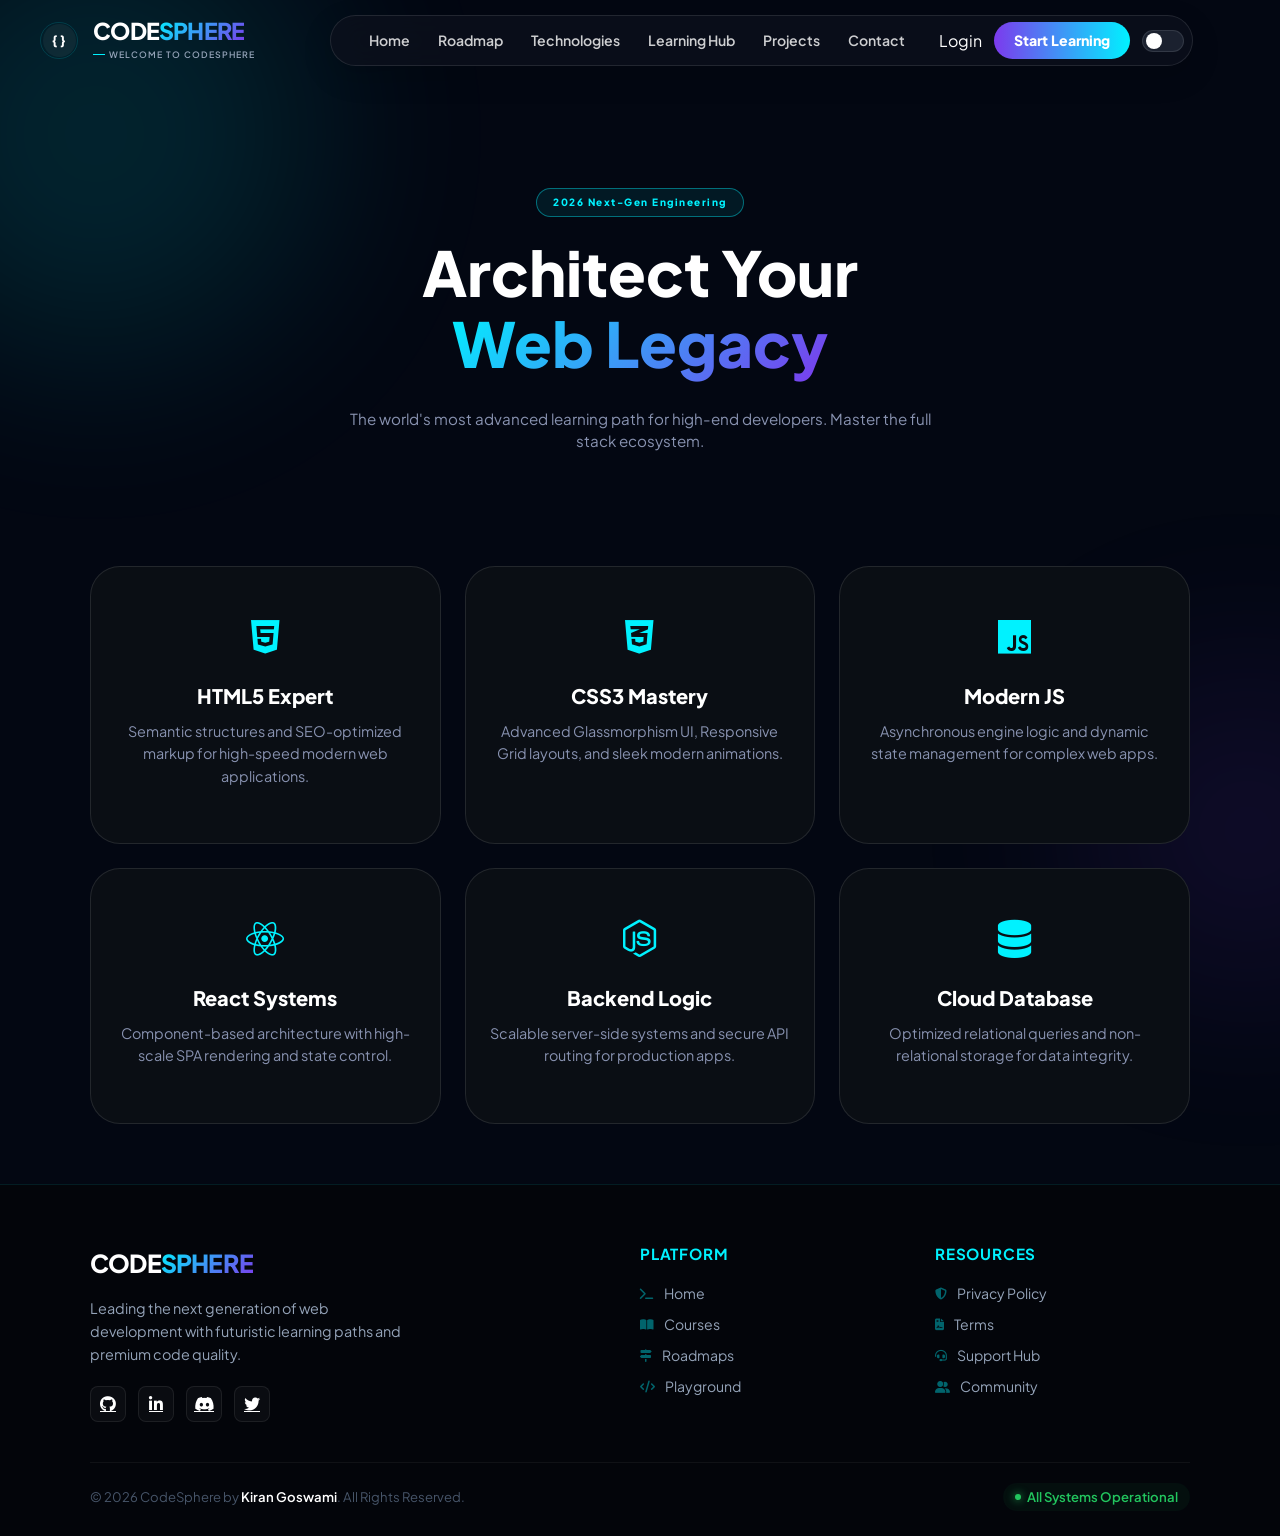
<file: website/index.html>
<!DOCTYPE html>
<html lang="en">
<head>
    <meta charset="UTF-8">
    <meta name="viewport" content="width=device-width, initial-scale=1.0">
    <title>CodeSphere | Full Stack Mastery</title>
    
    <link href="https://fonts.googleapis.com/css2?family=Plus+Jakarta+Sans:wght@400;600;700;800&display=swap" rel="stylesheet">
    <link rel="stylesheet" href="https://cdnjs.cloudflare.com/ajax/libs/font-awesome/6.5.1/css/all.min.css"/>
    <link href="https://cdn.jsdelivr.net/npm/bootstrap@5.3.0/dist/css/bootstrap.min.css" rel="stylesheet">
    <link href="https://unpkg.com/aos@2.3.1/dist/aos.css" rel="stylesheet">

    <style>
        :root {
            --primary: #00f2ff;
            --secondary: #7c3aed;
            --dark-bg: #030712; 
            --glass-bg: rgba(13, 17, 28, 0.75);
            --text-white: #ffffff;
            --text-muted: #8892b0;
            --card-border: rgba(255, 255, 255, 0.1);
            --blue-accent: #00f2ff; 
            --card-dark: #0a0e14;
        }

        body.light-mode {
            --dark-bg: #f8fafc;
            --glass-bg: rgba(255, 255, 255, 0.95);
            --text-white: #0f172a;
            --text-muted: #64748b;
            --card-border: rgba(15, 23, 42, 0.1);
            --card-dark: #ffffff;
        }

        /* --- 80% COMPACT VIEWPORT SCALE FIX FOR 100% DISPLAY --- */
        html, body {
            max-width: 100%;
            overflow-x: hidden;
            margin: 0;
            padding: 0;
            width: 100%;
            min-height: 100vh;
        }

        * { 
            margin: 0; 
            padding: 0; 
            box-sizing: border-box; 
            font-family: 'Plus Jakarta Sans', sans-serif; 
        }

        body {
            background-color: var(--dark-bg);
            color: var(--text-white);
            transition: all 0.3s ease;
        }

        /* --- DYNAMIC BACKGROUND --- */
        .bg-visuals { 
            position: fixed;
            top: 0; 
            left: 0;
            width: 100%;
            height: 100%;
            z-index: -1; 
        }
        .shape { 
            position: absolute;
            border-radius: 50%; 
            filter: blur(100px);
            opacity: 0.12;
            animation: float 20s infinite alternate; 
        }
        .shape-1 { width: 35vw; height: 35vw; background: var(--primary); top: -10%; left: -10%; }
        .shape-2 { width: 25vw; height: 25vw; background: var(--secondary); bottom: -10%; right: -10%; }
        @keyframes float { 0% { transform: translate(0, 0) scale(1); } 100% { transform: translate(30px, 30px) scale(1.05); } }

        /* --- NAVIGATION (Sleek 80% Scale adjustment) --- */
        .navbar { 
            margin-top: 10px;
            padding: 5px 0;
            z-index: 1000; 
        }
        .cs-premium-logo { margin-left: 2%; }
        .cs-logo-wrap { 
            display: flex;
            align-items: center;
            gap: 12px;
            text-decoration: none !important; 
        }
        
        .cs-visual-orb { 
            position: relative; 
            width: 44px; 
            height: 44px; 
            display: flex; 
            align-items: center; 
            justify-content: center; 
        }

        .orb-layer-anim { 
            position: absolute;
            border-radius: 50%;
            width: 100%; 
            height: 100%; 
            border: 2px solid transparent; 
            animation: slowSpin 6s linear infinite; 
            z-index: 3;
        }

        .orb-layer-static {
            position: absolute;
            width: 85%;
            height: 85%;
            border: 1px solid rgba(0, 242, 255, 0.15);
            border-radius: 50%;
            z-index: 2;
        }
        
        .orb-icon-box {
            width: 75%; 
            height: 75%; 
            background: rgba(255, 255, 255, 0.05);
            border-radius: 50%; 
            display: flex; 
            align-items: center; 
            justify-content: center;
            z-index: 1; 
            transition: all 0.4s ease;
        }

        .orb-icon { 
            font-size: 13px;
            font-weight: 900; 
            color: white;
            transition: all 0.3s ease;
        }
        .cs-logo-wrap:hover .orb-icon-box { background: var(--blue-accent); box-shadow: 0 0 15px var(--blue-accent); }
        .cs-logo-wrap:hover .orb-icon { color: black !important; }

        @keyframes slowSpin {
            0% { transform: rotate(0deg); border-top: 2px solid var(--primary); }
            20% { border-top: 2px solid #ffffff; filter: drop-shadow(0 0 6px #ffffff); }
            40% { border-top: 2px solid var(--primary); filter: none; }
            100% { transform: rotate(360deg); border-top: 2px solid var(--primary); }
        }

        .cs-text-content { display: flex; flex-direction: column; }
        .cs-main-brand { 
            font-size: 1.45rem;
            font-weight: 900;
            color: var(--text-white);
            letter-spacing: -0.8px; 
            line-height: 0.95; 
        }
        .cs-gradient-text { background: linear-gradient(135deg, var(--primary), var(--secondary)); -webkit-background-clip: text; -webkit-text-fill-color: transparent; }
        
        .cs-tag-line { 
            font-size: 0.55rem; 
            color: #94a3b8;
            letter-spacing: 1px; 
            text-transform: uppercase;
            margin-top: 6px; 
            font-weight: 600;
            display: flex; 
            align-items: center; 
            gap: 4px; 
        }
        .tag-line-dash { width: 12px; height: 1.5px; background: var(--primary); }

        .glass-card-nav {
            background: var(--glass-bg); 
            backdrop-filter: blur(20px);
            border-radius: 100px;
            border: 1px solid var(--card-border);
            padding: 6px 8px 6px 24px;
            display: flex; 
            align-items: center; 
            box-shadow: 0 10px 30px rgba(0,0,0,0.15);
        }

        .nav-link {
            color: var(--text-white) !important; 
            font-size: 0.88rem;
            font-weight: 600; 
            padding: 8px 14px !important; 
            opacity: 0.8; 
        }
        .nav-link:hover { opacity: 1; color: var(--primary) !important; }

        .active-hub {
            background: rgba(124, 58, 237, 0.1) !important;
            border: 1px solid rgba(124, 58, 237, 0.2) !important;
            border-radius: 50px;
            color: var(--text-white) !important;
            display: flex; 
            align-items: center;
            gap: 6px;
            padding: 6px 16px !important;
        }
        .nav-dot { width: 5px; height: 5px; background: var(--secondary); border-radius: 50%; }

        .inner-actions { display: flex; align-items: center; gap: 12px; margin-left: 20px; }
        
        .btn-cta {
            background: linear-gradient(90deg, var(--secondary), var(--primary));
            color: #fff !important;
            padding: 8px 20px; 
            border-radius: 50px;
            font-weight: 800; 
            font-size: 0.88rem;
            text-decoration: none !important; 
            transition: 0.3s;
        }

        .theme-switcher { width: 42px; height: 22px; background: rgba(100, 116, 139, 0.2); border-radius: 50px; position: relative; cursor: pointer; border: 1px solid var(--card-border); }
        .toggle-ball { position: absolute; top: 2px; left: 3px; width: 16px; height: 16px; background: var(--text-white); border-radius: 50%; display: flex; align-items: center; justify-content: center; transition: 0.3s ease; }
        body.light-mode .toggle-ball { transform: translateX(20px); background: #0f172a; color: white; }

        /* --- HERO SECTION (Tight Compact Zoom Effect) --- */
        .tech-hero { 
            min-height: 55vh; 
            display: flex; 
            flex-direction: column; 
            justify-content: center; 
            align-items: center; 
            text-align: center; 
            padding: 60px 20px 40px; 
        }
        .tech-hero h1 { font-size: clamp(32px, 5.5vw, 62px); font-weight: 900; line-height: 1.15; }
        .hero-badge { 
            background: rgba(0, 242, 255, 0.08); 
            border: 1px solid rgba(0, 242, 255, 0.4); 
            padding: 6px 16px; 
            border-radius: 100px; 
            font-size: 10px; 
            font-weight: 800; 
            color: var(--primary); 
            margin-bottom: 20px; 
            letter-spacing: 1.5px; 
        }

        /* --- TECH CARDS GRID (Sleek Compact Size) --- */
        .technologies { max-width: 1140px; margin: 0 auto 60px; padding: 0 20px; }
        .tech-container { display: grid; grid-template-columns: repeat(auto-fit, minmax(260px, 1fr)); gap: 24px; }
        
        .tech-card {
            background: var(--card-dark); 
            border: 1px solid var(--card-border); 
            border-radius: 30px;
            padding: 40px 24px; 
            text-align: center; 
            transition: 0.6s cubic-bezier(0.16, 1, 0.3, 1);
        }
        .tech-card:hover { transform: translateY(-10px); border-color: var(--primary); box-shadow: 0 20px 40px rgba(0,0,0,0.25); }
        .tech-icon { font-size: 38px; margin-bottom: 20px; display: block; transition: 0.5s; color: var(--primary); }
        .tech-card:hover .tech-icon { transform: scale(1.15) rotate(5deg); }
        .tech-card h3 { font-weight: 800; font-size: 1.25rem; margin-bottom: 12px; }
        .tech-card p { color: var(--text-muted); font-size: 0.9rem; line-height: 1.55; }

        /* --- FOOTER --- */
        .main-footer {
            background: #03050a;
            position: relative;
            padding: 60px 0 25px;
            border-top: 1px solid rgba(0, 242, 255, 0.1);
            color: #fff;
        }

        .footer-content {
            max-width: 1140px;
            margin: 0 auto;
            padding: 0 20px;
            position: relative;
            z-index: 2;
        }

        .footer-grid {
            display: grid;
            grid-template-columns: 2fr 1fr 1fr;
            gap: 40px;
            margin-bottom: 40px;
        }

        .footer-logo {
            font-size: 1.55rem;
            font-weight: 800;
            letter-spacing: -0.8px;
            margin-bottom: 15px;
        }

        .brand p {
            color: #94a3b8;
            font-size: 0.9rem;
            line-height: 1.6;
            max-width: 320px;
        }

        .footer-section h4 {
            font-size: 0.95rem;
            margin-bottom: 20px;
            font-weight: 700;
            color: var(--primary);
            text-transform: uppercase;
            letter-spacing: 0.8px;
        }

        .footer-section ul { list-style: none; padding: 0; }
        .footer-section ul li { margin-bottom: 10px; }

        .footer-section ul li a {
            color: #94a3b8;
            text-decoration: none;
            font-size: 0.88rem;
            transition: 0.3s;
            display: flex;
            align-items: center;
            gap: 10px;
        }

        .footer-section ul li a i {
            font-size: 0.75rem;
            color: rgba(0, 242, 255, 0.4);
        }

        .footer-section ul li a:hover {
            color: var(--primary);
            transform: translateX(4px);
        }

        .footer-socials { display: flex; gap: 12px; margin-top: 20px; }

        .footer-socials a {
            width: 36px;
            height: 36px;
            background: rgba(255, 255, 255, 0.03);
            border: 1px solid rgba(255, 255, 255, 0.08);
            border-radius: 8px;
            display: flex;
            align-items: center;
            justify-content: center;
            color: #fff;
            font-size: 1rem;
            transition: 0.3s;
        }

        .footer-socials a:hover {
            background: var(--primary);
            color: #030712;
            transform: translateY(-4px);
            box-shadow: 0 8px 16px rgba(0, 242, 255, 0.25);
        }

        .footer-bottom {
            border-top: 1px solid rgba(255, 255, 255, 0.05);
            padding-top: 20px;
            display: flex;
            justify-content: space-between;
            align-items: center;
            color: #475569;
            font-size: 0.82rem;
        }

        .footer-bottom strong { color: #fff; font-weight: 600; }

        .system-status {
            display: flex;
            align-items: center;
            gap: 6px;
            background: rgba(34, 197, 94, 0.05);
            padding: 4px 12px;
            border-radius: 20px;
            color: #22c55e;
            font-weight: 600;
        }

        .status-dot {
            width: 6px;
            height: 6px;
            background: #22c55e;
            border-radius: 50%;
            box-shadow: 0 0 8px #22c55e;
        }

        /* --- RESPONSIVE FIXES --- */
        @media (max-width: 991px) {
            .navbar-collapse {
                background: transparent !important; 
                border: none !important;           
                box-shadow: none !important;       
                backdrop-filter: none !important;  
                padding: 10px 0;
            }

            .glass-card-nav {
                background: var(--glass-bg); 
                backdrop-filter: blur(20px);
                border-radius: 20px;
                padding: 20px;
                border: 1px solid var(--card-border);
                width: 100%;
                display: flex;
                flex-direction: column;
                align-items: flex-start;
            }

            .inner-actions {
                margin-left: 0;
                margin-top: 15px;
                width: 100%;
                justify-content: flex-start;
            }
        }

        @media (max-width: 768px) {
            .footer-grid { grid-template-columns: 1fr; gap: 30px; text-align: center; }
            .brand p { margin: 0 auto; }
            .footer-socials { justify-content: center; }
            .footer-section ul li a { justify-content: center; }
            .footer-bottom { flex-direction: column; gap: 15px; text-align: center; }
        }
    </style>
</head>
<body>

    <div class="bg-visuals">
        <div class="shape shape-1"></div>
        <div class="shape shape-2"></div>
    </div>

    <nav class="navbar navbar-expand-lg">
        <div class="container-fluid">
            <div class="cs-premium-logo">
                <a href="#" class="cs-logo-wrap">
                    <div class="cs-visual-orb">
                        <div class="orb-layer-anim"></div>
                        <div class="orb-layer-static"></div>
                        <div class="orb-icon-box">
                            <div class="orb-icon">{ }</div>
                        </div>
                    </div>
                    <div class="cs-text-content">
                        <div class="cs-main-brand">CODE<span class="cs-gradient-text">SPHERE</span></div>
                        <div class="cs-tag-line d-none d-sm-flex">
                            <div class="tag-line-dash"></div> WELCOME TO CODESPHERE
                        </div>
                    </div>
                </a>
            </div>

            <button class="navbar-toggler border-0 shadow-none" type="button" data-bs-toggle="collapse" data-bs-target="#mainNav">
                <i class="fas fa-bars-staggered text-white"></i>
            </button>

            <div class="collapse navbar-collapse justify-content-center" id="mainNav">
                <div class="glass-card-nav">
                    <ul class="navbar-nav">
    <li class="nav-item"><a class="nav-link" href="../index.html">Home</a></li>
    <li class="nav-item"><a class="nav-link" href="../roadmap/index.html">Roadmap</a></li>
    <li class="nav-item"><a class="nav-link" href="../website/index.html">Technologies</a></li>
    <li class="nav-item"><a class="nav-link" href="../learning/index.html">Learning Hub</a></li>
    <li class="nav-item"><a class="nav-link" href="../project/index.html">Projects</a></li>
    <li class="nav-item"><a class="nav-link" href="../contact/index.html">Contact</a></li>
</ul>
                    <div class="inner-actions">
                        <a href="../login.html" class="action-login" style="color: white;text-decoration: none;">Login</a>
                        <a href="../learning/index.html" class="btn-cta">Start Learning</a>
                        <div class="theme-switcher" id="themeToggle">
                            <div class="toggle-ball"><i id="icon" class="fas fa-moon"></i></div>
                        </div>
                    </div>
                </div>
                    </div>
                </div>
            </div>
        </div>
    </nav>

    <header class="tech-hero" data-aos="zoom-in">
        <div class="hero-badge">2026 Next-Gen Engineering</div>
        <h1>Architect Your <br> <span class="cs-gradient-text" id="typewriter"></span></h1>
        <p style="color: var(--text-muted); max-width: 600px; margin-top: 20px; font-size: 0.95rem;">The world's most advanced learning path for high-end developers. Master the full stack ecosystem.</p>
    </header>

    <section class="technologies">
        <div class="tech-container">
            <div class="tech-card" data-aos="fade-up">
                <span class="tech-icon"><i class="fa-brands fa-html5"></i></span>
                <h3>HTML5 Expert</h3>
                <p>Semantic structures and SEO-optimized markup for high-speed modern web applications.</p>
            </div>
            <div class="tech-card" data-aos="fade-up" data-aos-delay="100">
                <span class="tech-icon"><i class="fa-brands fa-css3-alt"></i></span>
                <h3>CSS3 Mastery</h3>
                <p>Advanced Glassmorphism UI, Responsive Grid layouts, and sleek modern animations.</p>
            </div>
            <div class="tech-card" data-aos="fade-up" data-aos-delay="200">
                <span class="tech-icon"><i class="fa-brands fa-js"></i></span>
                <h3>Modern JS</h3>
                <p>Asynchronous engine logic and dynamic state management for complex web apps.</p>
            </div>
            <div class="tech-card" data-aos="fade-up" data-aos-delay="300">
                <span class="tech-icon"><i class="fa-brands fa-react"></i></span>
                <h3>React Systems</h3>
                <p>Component-based architecture with high-scale SPA rendering and state control.</p>
            </div>
            <div class="tech-card" data-aos="fade-up" data-aos-delay="400">
                <span class="tech-icon"><i class="fa-brands fa-node-js"></i></span>
                <h3>Backend Logic</h3>
                <p>Scalable server-side systems and secure API routing for production apps.</p>
            </div>
            <div class="tech-card" data-aos="fade-up" data-aos-delay="500">
                <span class="tech-icon"><i class="fa-solid fa-database"></i></span>
                <h3>Cloud Database</h3>
                <p>Optimized relational queries and non-relational storage for data integrity.</p>
            </div>
        </div>
    </section>

    <footer class="main-footer">
        <div class="footer-content">
            <div class="footer-grid">
                
                <div class="footer-section brand">
                    <div class="footer-logo">CODE<span class="cs-gradient-text">SPHERE</span></div>
                    <p>Leading the next generation of web development with futuristic learning paths and premium code quality.</p>
                    <div class="footer-socials">
                        <a href="#" title="GitHub"><i class="fab fa-github"></i></a>
                        <a href="#" title="LinkedIn"><i class="fab fa-linkedin-in"></i></a>
                        <a href="#" title="Discord"><i class="fab fa-discord"></i></a>
                        <a href="#" title="Twitter"><i class="fab fa-twitter"></i></a>
                    </div>
                </div>

                <div class="footer-section links">
                    <h4>Platform</h4>
                    <ul>
                        <li><a href="index.html"><i class="fas fa-terminal"></i> Home</a></li>
                        <li><a href="#"><i class="fas fa-book-open"></i> Courses</a></li>
                        <li><a href="../roadmap/index.html"><i class="fas fa-map-signs"></i> Roadmaps</a></li>
                        <li><a href="#"><i class="fas fa-code"></i> Playground</a></li>
                    </ul>
                </div>

                <div class="footer-section links">
                    <h4>Resources</h4>
                    <ul>
                        <li><a href="#"><i class="fas fa-shield-alt"></i> Privacy Policy</a></li>
                        <li><a href="#"><i class="fas fa-file-contract"></i> Terms</a></li>
                        <li><a href="#"><i class="fas fa-headset"></i> Support Hub</a></li>
                        <li><a href="#"><i class="fas fa-user-friends"></i> Community</a></li>
                    </ul>
                </div>

            </div>

            <div class="footer-bottom">
                <div class="copyright">
                    &copy; 2026 <span>CodeSphere</span> by <strong>Kiran Goswami</strong>. All Rights Reserved.
                </div>
                <div class="system-status">
                    <span class="status-dot"></span> All Systems Operational
                </div>
            </div>
        </div>
    </footer>

    <script src="https://cdn.jsdelivr.net/npm/bootstrap@5.3.0/dist/js/bootstrap.bundle.min.js"></script>
    <script src="https://unpkg.com/aos@2.3.1/dist/aos.js"></script>
    <script>
        AOS.init({ duration: 1000, once: true });

        // Theme Toggle
        const btn = document.getElementById('themeToggle');
        const icon = document.getElementById('icon');
        btn.addEventListener('click', () => {
            document.body.classList.toggle('light-mode');
            icon.className = document.body.classList.contains('light-mode') ? 'fas fa-sun' : 'fas fa-moon';
        });

        // Typewriter
        const textElement = document.getElementById('typewriter');
        const words = ["Web Legacy", "Full Stack Era", "UI/UX Vision"];
        let wordIdx = 0, charIdx = 0, isRemoving = false;

        function typeLoop() {
            const current = words[wordIdx];
            textElement.textContent = isRemoving ? current.substring(0, charIdx - 1) : current.substring(0, charIdx + 1);
            charIdx = isRemoving ? charIdx - 1 : charIdx + 1;
            let speed = isRemoving ? 50 : 150;
            if (!isRemoving && charIdx === current.length) { isRemoving = true; speed = 2000; }
            else if (isRemoving && charIdx === 0) { isRemoving = false; wordIdx = (wordIdx + 1) % words.length; speed = 500; }
            setTimeout(typeLoop, speed);
        }
        window.onload = typeLoop;
    </script>
</body>
</html>
</file>
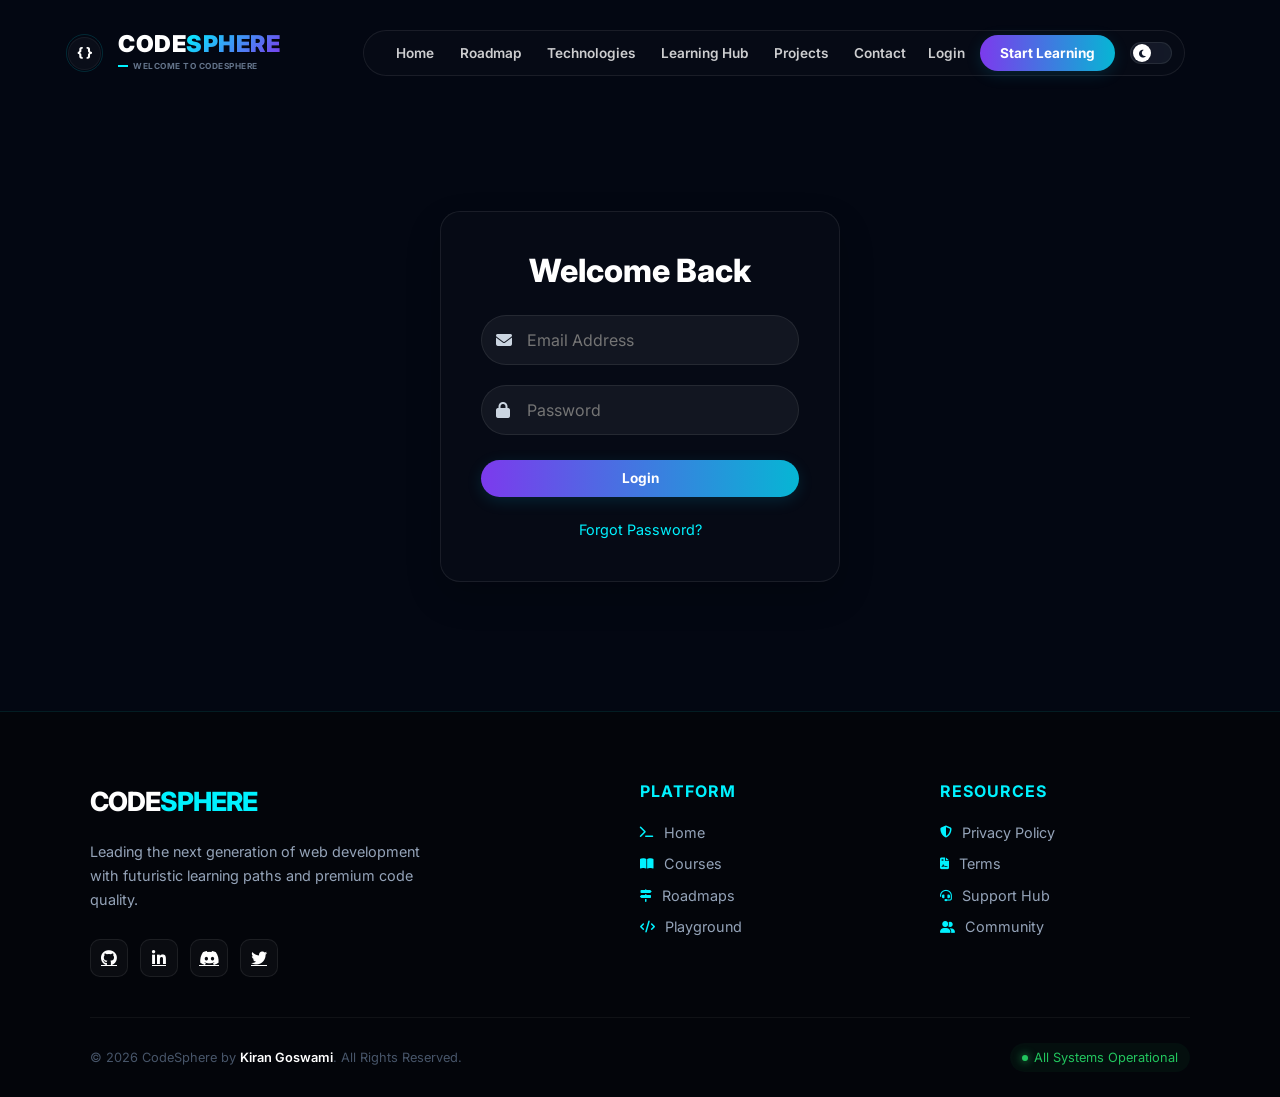
<file: login.html>
<!DOCTYPE html>
<html lang="en">
<head>
  <meta charset="UTF-8" />
  <meta name="viewport" content="width=device-width, initial-scale=1.0" />
  <title>CodeSphere - Login</title>

  <link href="https://fonts.googleapis.com/css2?family=Inter:wght@300;400;600;700;800&display=swap" rel="stylesheet">
  <link href="https://cdn.jsdelivr.net/npm/bootstrap@5.3.3/dist/css/bootstrap.min.css" rel="stylesheet">
  <link href="https://cdnjs.cloudflare.com/ajax/libs/font-awesome/6.5.0/css/all.min.css" rel="stylesheet">

  <style>
    *{
      margin:0;
      padding:0;
      box-sizing:border-box;
      font-family:'Inter', sans-serif;
    }
     
    :root {
        --primary: #00f2ff;
        --secondary: #7c3aed;
        --dark-bg: #030712; 
        --glass-bg: rgba(13, 17, 28, 0.45);
        --text-white: #ffffff;
        --text-main: #ffffff;      
        --text-muted: #cbd5e1;     
        --card-border: rgba(255, 255, 255, 0.08);
        --blue-accent: #00f2ff; 
        --accent: #00f2ff;
    }

    body.light-mode {
        /* FIXED: Beautiful Premium Soft Gradient for Light Mode Background */
        --dark-bg: linear-gradient(135deg, #f8fafc 0%, #eff6ff 50%, #f5f3ff 100%);
        --glass-bg: rgba(255, 255, 255, 0.65);
        --text-white: #0f172a;
        --text-main: #0f172a;      
        --text-muted: #475569;     
        --card-border: rgba(15, 23, 42, 0.08);
        --accent: #7c3aed;
    }

    body {
        background: var(--dark-bg);
        background-attachment: fixed; /* Taake gradient scroll ke sath smooth rahe */
        color: var(--text-main);
        overflow-x: hidden;
        transition: all 0.3s ease;
    }
    
    .section{
      padding:80px 10%;
    }

    /* ================= PREMIUM NAVBAR ================= */
    .navbar {
        margin-top: 25px;
        padding: 5px 0;
        width: 100%;
        z-index: 1000;
    }

    .cs-premium-logo {
        margin-left: 4%;
    }

    .cs-logo-wrap {
        display: flex;
        align-items: center;
        gap: 12px;
        text-decoration: none !important;
    }

    .cs-visual-orb {
        position: relative;
        width: 44px;
        height: 44px;
        display: flex;
        align-items: center;
        justify-content: center;
    }

    .orb-layer-anim {
        position: absolute;
        width: 100%;
        height: 100%;
        border-radius: 50%;
        border: 2px solid transparent;
        animation: slowSpin 6s linear infinite;
    }

    .orb-layer-static {
        position: absolute;
        width: 85%;
        height: 85%;
        border: 1px solid rgba(0, 242, 255, 0.15);
        border-radius: 50%;
    }

    .orb-icon-box {
        width: 75%;
        height: 75%;
        border-radius: 50%;
        background: rgba(255,255,255,0.03);
        display: flex;
        align-items: center;
        justify-content: center;
        border: 1px solid rgba(255, 255, 255, 0.05);
        transition: 0.4s ease;
    }

    .orb-icon {
        font-size: 13px;
        font-weight: 800;
        color: var(--text-main);
    }

    .cs-logo-wrap:hover .orb-icon-box {
        background: var(--blue-accent);
        box-shadow: 0 0 20px var(--blue-accent);
    }

    .cs-logo-wrap:hover .orb-icon {
        color: #000;
    }

    .cs-text-content {
        display: flex;
        flex-direction: column;
    }

    .cs-main-brand {
        font-size: 1.45rem;
        font-weight: 900;
        color: var(--text-main);
        line-height: 0.9;
        letter-spacing: 0.5px;
    }

    .cs-gradient-text {
        background: linear-gradient(135deg, var(--primary), var(--secondary));
        -webkit-background-clip: text;
        -webkit-text-fill-color: transparent;
    }

    .cs-tag-line {
        font-size: 0.52rem;
        color: #64748b;
        font-weight: 700;
        text-transform: uppercase;
        margin-top: 5px;
        display: flex;
        align-items: center;
        gap: 5px;
        letter-spacing: 0.5px;
    }

    .tag-line-dash {
        width: 10px;
        height: 2px;
        background: var(--primary);
    }

    .glass-card-nav {
        background: var(--glass-bg);
        backdrop-filter: blur(30px);
        -webkit-backdrop-filter: blur(30px);
        border-radius: 100px;
        border: 1px solid var(--card-border);
        padding: 4px 8px 4px 20px;
        display: flex;
        align-items: center;
        width: auto;
    }

    .navbar-nav {
        display: flex;
        align-items: center;
        gap: 2px;
    }

    .nav-link {
        color: var(--text-main) !important;
        font-size: 0.85rem;
        font-weight: 600;
        padding: 6px 12px !important;
        opacity: 0.8;
        text-decoration: none;
        transition: all 0.2s ease;
    }

    .nav-link:hover {
        opacity: 1;
        color: var(--secondary) !important;
    }

    body.light-mode .nav-link:hover {
        color: var(--secondary) !important;
    }

    .active-hub {
        background: rgba(124, 58, 237, 0.15) !important;
        border: 1px solid rgba(124, 58, 237, 0.25) !important;
        border-radius: 50px;
        color: var(--text-main) !important;
        padding: 6px 15px !important;
        display: inline-flex;
        align-items: center;
        gap: 6px;
        opacity: 1;
    }

    .nav-dot {
        width: 5px;
        height: 5px;
        background: #7c3aed;
        border-radius: 50%;
        display: inline-block;
        box-shadow: 0 0 8px #7c3aed;
    }

    .inner-actions {
        display: flex;
        align-items: center;
        gap: 15px;
        margin-left: 10px;
    }

    .action-login {
        color: var(--text-main) !important;
        font-size: 0.85rem;
        font-weight: 600;
        text-decoration: none;
        opacity: 0.8;
        transition: opacity 0.2s;
    }

    .action-login:hover {
        opacity: 1;
    }

    .btn-cta {
        background: linear-gradient(90deg, #7c3aed, #06b6d4);
        color: #fff !important;
        padding: 8px 20px;
        border-radius: 50px;
        font-weight: 700;
        font-size: 0.85rem;
        text-decoration: none !important;
        box-shadow: 0 4px 15px rgba(6, 182, 212, 0.15);
        transition: transform 0.2s ease, box-shadow 0.2s ease;
    }

    .btn-cta:hover {
        transform: translateY(-1px);
        box-shadow: 0 6px 20px rgba(6, 182, 212, 0.3);
    }

    .theme-switcher {
        width: 42px;
        height: 22px;
        background: rgba(100, 116, 139, 0.15);
        border-radius: 50px;
        position: relative;
        cursor: pointer;
        border: 1px solid var(--card-border);
        margin-right: 4px;
    }

    .toggle-ball {
        position: absolute;
        top: 1px;
        left: 2px;
        width: 18px;
        height: 18px;
        background: #fff;
        border-radius: 50%;
        display: flex;
        align-items: center;
        justify-content: center;
        transition: transform 0.3s cubic-bezier(0.4, 0, 0.2, 1);
    }

    .toggle-ball i {
        font-size: 9px;
        color: #0f172a;
    }

    body.light-mode .toggle-ball {
        transform: translateX(18px);
        background: #0f172a;
    }
    body.light-mode .toggle-ball i {
        color: #fff;
    }

    @keyframes slowSpin {
        0% { transform: rotate(0deg); border-top: 2px solid var(--primary); }
        100% { transform: rotate(360deg); border-top: 2px solid var(--primary); }
    }

    /* RESPONSIVE MOBILE FIXES */
    @media (max-width: 1199px) {
        .glass-card-nav {
            padding: 12px 20px;
        }
    }

    @media (max-width: 991px) {
        .navbar-collapse {
            margin-top: 15px;
        }
        .glass-card-nav {
            flex-direction: column;
            border-radius: 24px;
            padding: 20px;
            width: 100%;
            align-items: stretch;
            gap: 15px;
        }

        .navbar-nav {
            flex-direction: column;
            align-items: flex-start;
            width: 100%;
            gap: 5px;
        }

        .nav-link {
            width: 100%;
            padding: 10px 15px !important;
        }

        .active-hub {
            width: 100%;
            justify-content: space-between;
        }

        .inner-actions {
            margin-left: 0;
            padding-top: 15px;
            border-top: 1px solid var(--card-border);
            flex-direction: column;
            align-items: stretch;
            gap: 12px;
        }

        .action-login, .theme-switcher {
            align-self: flex-start;
            margin-left: 15px;
        }
        
        .btn-cta {
            text-align: center;
        }
    } 

    /* Hero Section */
    .hero{
      display:flex;
      justify-content:space-between;
      align-items:center;
      min-height:85vh;
      padding:40px 10%;
      gap:60px;
    }

    .hero-text{
      flex:1.1;
      animation:fadeUp 1s ease;
    }

    .tag{
      color:#06b6d4;
      font-weight:600;
      letter-spacing:2px;
      margin-bottom:12px;
      font-size: 0.82rem;
    }

    h1{
      font-size:42px;
      line-height:1.25;
      margin-bottom:18px;
      font-weight: 800;
      letter-spacing: -0.5px;
      color: var(--text-main); 
    }

    h1 span{
      color:#7c3aed;
    }

    p{
      color: var(--text-muted); 
      margin-bottom:28px;
      line-height:1.65;
      max-width:480px;
      font-size: 0.95rem;
    }

    /* Hero Buttons Group */
    .btn-group{
      display:flex;
      gap:12px;
    }

    .btn{
      padding:10px 22px;
      border-radius:10px;
      border:none;
      cursor:pointer;
      font-weight:600;
      font-size: 0.9rem;
      transition: all 0.3s ease;
    }

    .btn-primary{
      background:#06b6d4;
      color:#000;
      box-shadow:0 0 20px rgba(6,182,212,0.25);
    }

    .btn-primary:hover{
      transform:translateY(-2px);
      background:#0891b2;
      box-shadow:0 0 25px rgba(6,182,212,0.4);
    }

    .btn-outline{
      background:transparent;
      border:1px solid #7c3aed;
      color: var(--text-main); 
    }

    .btn-outline:hover{
      background:#7c3aed;
      color: #fff !important;
      transform:translateY(-2px);
    }

    .hero-img{
      flex:0.9;
      display:flex;
      justify-content:center;
      align-items:center;
      animation:float 4s ease-in-out infinite;
    }

    .hero-img img{
      width:80%;
      border-radius: 12px;
      max-width:390px;
      filter:drop-shadow(0 0 25px rgba(124,58,237,0.25));
    }

    @keyframes float{
      0%,100%{transform:translateY(0)}
      50%{transform:translateY(-12px)}
    }

    @keyframes fadeUp{
      from{opacity:0; transform:translateY(30px)}
      to{opacity:1; transform:translateY(0)}
    }

    @media(max-width:900px){
      .hero{
        flex-direction:column;
        text-align:center;
        padding-top: 40px;
        gap: 40px;
      }
      .hero-text h1{
        font-size:34px;
      }
      .btn-group {
        justify-content: center;
      }
      p{
        margin:0 auto 25px;
      }
    }

    /* --- FOOTER CSS (ALWAYS DARK AND FUTURISTIC) --- */
    .main-footer {
        background: #03050a !important; /* FIXED: Always remains premium dark */
        position: relative;
        padding: 70px 0 25px;
        border-top: 1px solid rgba(0, 242, 255, 0.1);
        color: #fff !important;
    }

    .footer-content {
        max-width: 1140px;
        margin: 0 auto;
        padding: 0 20px;
        position: relative;
        z-index: 2;
    }

    .footer-grid {
        display: grid;
        grid-template-columns: 2fr 1fr 1fr;
        gap: 50px;
        margin-bottom: 40px;
    }

    .footer-logo {
        font-size: 1.65rem;
        font-weight: 800;
        letter-spacing: -1px;
        margin-bottom: 18px;
        color: #fff !important; /* FIXED: Always white in footer */
    }

    .footer-logo span { color: #00f2ff; }

    .brand p {
        color: #94a3b8 !important; /* FIXED: Clean contrast in footer */
        line-height: 1.65;
        max-width: 340px;
        font-size: 0.9rem;
    }

    .footer-section h4 {
        font-size: 1rem;
        margin-bottom: 20px;
        font-weight: 700;
        color: #00f2ff;
        text-transform: uppercase;
        letter-spacing: 1px;
    }

    .footer-section ul { list-style: none; padding: 0; }
    .footer-section ul li { margin-bottom: 10px; }

    .footer-section ul li a {
        color: #94a3b8 !important; /* FIXED */
        text-decoration: none;
        font-size: 0.9rem;
        transition: 0.3s;
        display: flex;
        align-items: center;
        gap: 10px;
    }

    .footer-section ul li a i {
        font-size: 0.75rem;
        color: #00f2ff;
    }

    .footer-section ul li a:hover {
        color: #00f2ff !important;
        transform: translateX(4px);
    }

    .footer-socials { display: flex; gap: 12px; margin-top: 20px; }

    .footer-socials a {
        width: 38px;
        height: 38px;
        background: rgba(255, 255, 255, 0.03);
        border: 1px solid rgba(255, 255, 255, 0.08);
        border-radius: 10px;
        display: flex;
        align-items: center;
        justify-content: center;
        color: #fff !important; /* FIXED */
        font-size: 1rem;
        transition: 0.3s;
    }

    .footer-socials a:hover {
        background: #00f2ff;
        color: #000 !important;
        transform: translateY(-4px);
        box-shadow: 0 8px 16px rgba(0, 242, 255, 0.25);
    }

    .footer-bottom {
        border-top: 1px solid rgba(255, 255, 255, 0.05);
        padding-top: 25px;
        display: flex;
        justify-content: space-between;
        align-items: center;
        color: #475569 !important; /* FIXED */
        font-size: 0.8rem;
    }

    .footer-bottom strong { color: #fff !important; font-weight: 600; }

    .system-status {
        display: flex;
        align-items: center;
        gap: 6px;
        background: rgba(34, 197, 94, 0.05);
        padding: 5px 12px;
        border-radius: 20px;
        color: #22c55e;
    }

    .status-dot {
        width: 6px;
        height: 6px;
        background: #22c55e;
        border-radius: 50%;
        box-shadow: 0 0 8px #22c55e;
    }

    @media (max-width: 768px) {
        .footer-grid { grid-template-columns: 1fr; gap: 35px; text-align: center; }
        .brand p { margin: 0 auto; }
        .footer-socials { justify-content: center; }
        .footer-section ul li a { justify-content: center; }
        .footer-bottom { flex-direction: column; gap: 15px; text-align: center; }
    }
  </style>
</head>
<body>

    <nav class="navbar navbar-expand-lg">
        <div class="container-fluid">
            <div class="cs-premium-logo">
                <a href="#" class="cs-logo-wrap">
                    <div class="cs-visual-orb">
                        <div class="orb-layer-anim"></div>
                        <div class="orb-layer-static"></div>
                        <div class="orb-icon-box">
                            <div class="orb-icon">{ }</div>
                        </div>
                    </div>
                    <div class="cs-text-content">
                        <div class="cs-main-brand">CODE<span class="cs-gradient-text">SPHERE</span></div>
                        <div class="cs-tag-line d-none d-sm-flex">
                            <div class="tag-line-dash"></div> WELCOME TO CODESPHERE
                        </div>
                    </div>
                </a>
            </div>

            <button class="navbar-toggler" type="button" data-bs-toggle="collapse" data-bs-target="#mainNav">
                <i class="fas fa-bars-staggered text-white"></i>
            </button>

            <div class="collapse navbar-collapse justify-content-center" id="mainNav">
                <div class="glass-card-nav">
                    <ul class="navbar-nav">
    <li class="nav-item"><a class="nav-link" href="index.html">Home</a></li>
    <li class="nav-item"><a class="nav-link" href="roadmap/index.html">Roadmap</a></li>
    <li class="nav-item"><a class="nav-link" href="website/index.html">Technologies</a></li>
    <li class="nav-item"><a class="nav-link" href="learning/index.html">Learning Hub</a></li>
    <li class="nav-item"><a class="nav-link" href="project/index.html">Projects</a></li>
    <li class="nav-item"><a class="nav-link" href="contact/index.html">Contact</a></li>
</ul>
                    <div class="inner-actions">
                        <a href="login.html" class="action-login" style="color: white;text-decoration: none;">Login</a>
                        <a href="learning/index.html" class="btn-cta">Start Learning</a>
                        <div class="theme-switcher" id="themeToggle">
                            <div class="toggle-ball"><i id="icon" class="fas fa-moon"></i></div>
                        </div>
                    </div>
                </div>
                    </div>
                </div>
            </div>
        </div>
    </nav>

  
  <section class="hero" style="min-height: 70vh; justify-content: center; flex-direction: column;">
    <div style="background: var(--glass-bg); backdrop-filter: blur(25px); border: 1px solid var(--card-border); border-radius: 20px; padding: 40px; width: 100%; max-width: 400px; box-shadow: 0 15px 35px rgba(0,0,0,0.2); animation: fadeUp 1s ease;">
      <h2 style="text-align: center; margin-bottom: 25px; font-weight: 800;">Welcome Back</h2>
      <form id="loginForm" onsubmit="event.preventDefault(); alert('Login successful!'); window.location.href='index.html';">
        <div style="margin-bottom: 20px; position: relative;">
          <i class="fas fa-envelope" style="position: absolute; left: 15px; top: 50%; transform: translateY(-50%); color: var(--text-muted);"></i>
          <input type="email" placeholder="Email Address" required style="width: 100%; padding: 12px 12px 12px 45px; border-radius: 50px; border: 1px solid var(--card-border); background: rgba(255,255,255,0.05); color: var(--text-main); outline: none;">
        </div>
        <div style="margin-bottom: 25px; position: relative;">
          <i class="fas fa-lock" style="position: absolute; left: 15px; top: 50%; transform: translateY(-50%); color: var(--text-muted);"></i>
          <input type="password" placeholder="Password" required style="width: 100%; padding: 12px 12px 12px 45px; border-radius: 50px; border: 1px solid var(--card-border); background: rgba(255,255,255,0.05); color: var(--text-main); outline: none;">
        </div>
        <button type="submit" class="btn-cta" style="width: 100%; text-align: center; border: none; cursor: pointer;">Login</button>
      </form>
      <div style="text-align: center; margin-top: 20px;">
        <a href="#" style="color: var(--primary); text-decoration: none; font-size: 0.9rem;">Forgot Password?</a>
      </div>
    </div>
  </section>


<footer class="main-footer">
    <div class="footer-content">
        <div class="footer-grid">
            <div class="footer-section brand">
                <div class="footer-logo">CODE<span>SPHERE</span></div>
                <p>Leading the next generation of web development with futuristic learning paths and premium code quality.</p>
                <div class="footer-socials">
                    <a href="#" title="GitHub"><i class="fab fa-github"></i></a>
                    <a href="#" title="LinkedIn"><i class="fab fa-linkedin-in"></i></a>
                    <a href="#" title="Discord"><i class="fab fa-discord"></i></a>
                    <a href="#" title="Twitter"><i class="fab fa-twitter"></i></a>
                </div>
            </div>

            <div class="footer-section links">
                <h4>Platform</h4>
                <ul>
                    <li><a href="#"><i class="fas fa-terminal"></i> Home</a></li>
                    <li><a href="#"><i class="fas fa-book-open"></i> Courses</a></li>
                    <li><a href="#"><i class="fas fa-map-signs"></i> Roadmaps</a></li>
                    <li><a href="#"><i class="fas fa-code"></i> Playground</a></li>
                </ul>
            </div>

            <div class="footer-section links">
                <h4>Resources</h4>
                <ul>
                    <li><a href="#"><i class="fas fa-shield-alt"></i> Privacy Policy</a></li>
                    <li><a href="#"><i class="fas fa-file-contract"></i> Terms</a></li>
                    <li><a href="#"><i class="fas fa-headset"></i> Support Hub</a></li>
                    <li><a href="#"><i class="fas fa-user-friends"></i> Community</a></li>
                </ul>
            </div>
        </div>

        <div class="footer-bottom">
            <div class="copyright">
                &copy; 2026 <span>CodeSphere</span> by <strong>Kiran Goswami</strong>. All Rights Reserved.
            </div>
            <div class="system-status">
                <span class="status-dot"></span> All Systems Operational
            </div>
        </div>
    </div>
</footer>

<script src="https://cdn.jsdelivr.net/npm/bootstrap@5.3.3/dist/js/bootstrap.bundle.min.js"></script>
<script>
    const btn = document.getElementById('themeToggle');
    const icon = document.getElementById('icon');
    btn.addEventListener('click', () => {
        document.body.classList.toggle('light-mode');
        icon.className = document.body.classList.contains('light-mode') ? 'fas fa-sun' : 'fas fa-moon';
    });
</script>
</body>
</html>
</file>
